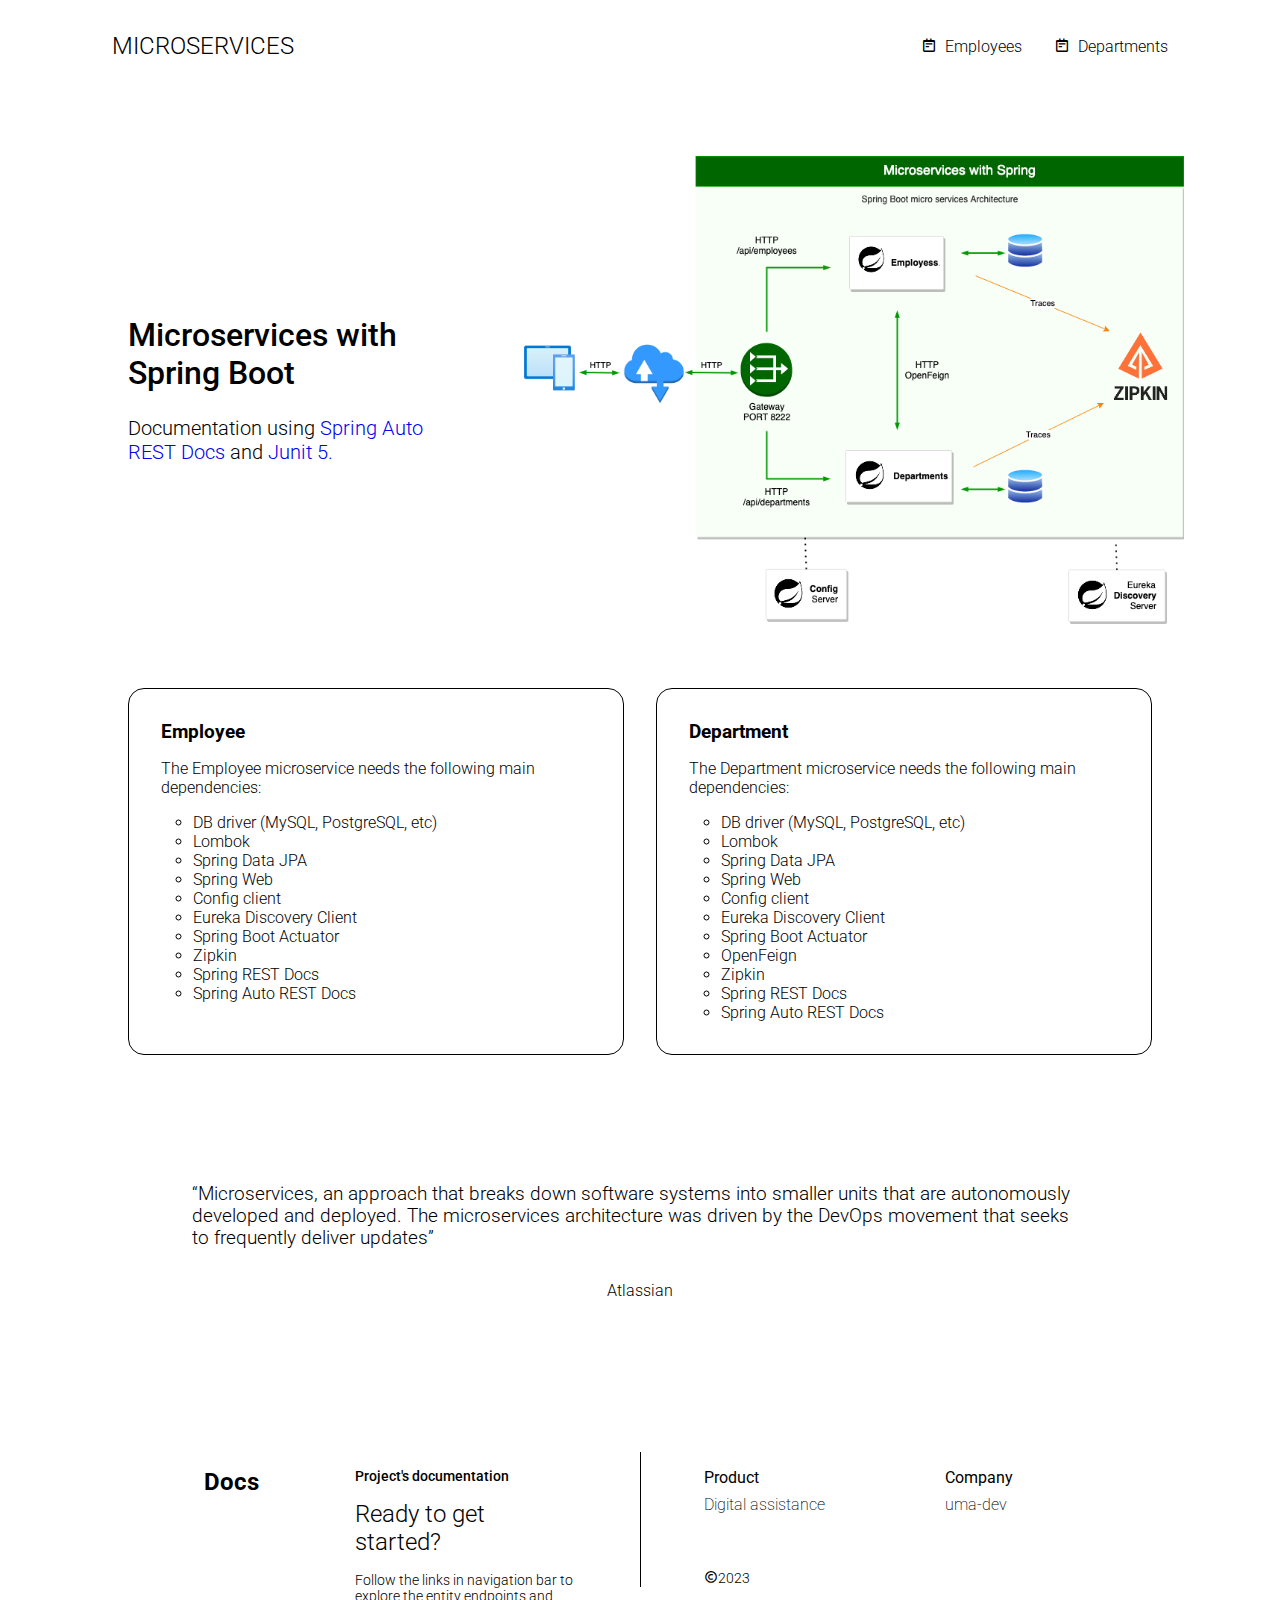
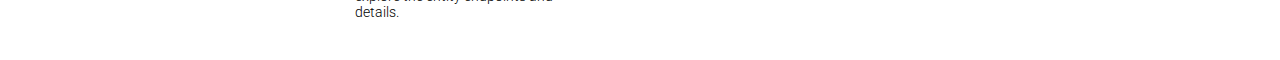
<file: doc/index.html>
<!DOCTYPE html>
<html lang="en">
  <head>
    <meta charset="UTF-8" />
    <meta
      name="viewport"
      content="width=device-width, user-scalable=no, initial-scale=1.0, maximum-scale=1.0, minimum-scale=1.0"
    />
    <meta http-equiv="X-UA-Compatible" content="ie=edge" />
    <title>Microservices with Spring</title>
    <link
      href="https://unpkg.com/boxicons@2.1.4/css/boxicons.min.css"
      rel="stylesheet"
    />
    <link
      href="https://unpkg.com/boxicons@2.1.4/css/boxicons.min.css"
      rel="stylesheet"
    />
    <link rel="stylesheet" type="text/css" href="./css/styles.css" />
  </head>
  <body>
    <header class="header">
      <a class="header__logo__name" href="#">MICROSERVICES</a>
      <nav>
        <ul class="header__links">
          <li><i class="bx bx-notepad"></i><a href="#">Employees</a></li>
          <li><i class="bx bx-notepad"></i><a href="#">Departments</a></li>
        </ul>
      </nav>

      <i class="bx bx-menu bx-md"></i>
    </header>

    <main class="main">
      <section class="white__section">
        <div class="side__text">
          <h2>Microservices with Spring Boot</h2>
          <p>
            Documentation using
            <a href="https://scacap.github.io/spring-auto-restdocs/"
              >Spring Auto REST Docs</a
            >
            and <a href="https://junit.org/junit5/">Junit 5.</a>
          </p>
        </div>

        <div class="side__image">
          <img src="./images/architecture.png" alt="Preview" />
        </div>
      </section>

      <section class="card__container">
        <div class="card__half__width">
          <h3>Employee</h3>
          <p>
            The Employee microservice needs the following main dependencies:
          </p>
          <ul>
            <li>DB driver (MySQL, PostgreSQL, etc)</li>
            <li>Lombok</li>
            <li>Spring Data JPA</li>
            <li>Spring Web</li>
            <li>Config client</li>
            <li>Eureka Discovery Client</li>
            <li>Spring Boot Actuator</li>
            <li>Zipkin</li>
            <li>Spring REST Docs</li>
            <li>Spring Auto REST Docs</li>
          </ul>
        </div>
        <div class="card__half__width">
          <h3>Department</h3>
          <p>
            The Department microservice needs the following main dependencies:
          </p>
          <ul>
            <li>DB driver (MySQL, PostgreSQL, etc)</li>
            <li>Lombok</li>
            <li>Spring Data JPA</li>
            <li>Spring Web</li>
            <li>Config client</li>
            <li>Eureka Discovery Client</li>
            <li>Spring Boot Actuator</li>
            <li>OpenFeign</li>
            <li>Zipkin</li>
            <li>Spring REST Docs</li>
            <li>Spring Auto REST Docs</li>
          </ul>
        </div>
      </section>

      <section class="rectangle__white__minimal">
        <h3>
          “Microservices, an approach that breaks down software systems into
          smaller units that are autonomously developed and deployed. The
          microservices architecture was driven by the DevOps movement that
          seeks to frequently deliver updates”
        </h3>
        <div class="circle__black"></div>
        <span>Atlassian</span>
      </section>
    </main>

    <footer class="footer">
      <div class="footer__side">
        <div class="footer__side__column">
          <h3 class="brand">Docs</h3>
        </div>
        <div class="footer__side__column">
          <span>Project's documentation</span>
          <h3 class="phrase">Ready to get started?</h3>
          <p>
            Follow the links in navigation bar to explore the entity endpoints
            and details.
          </p>
        </div>
      </div>
      <div class="seperator"></div>
      <div class="footer__side footer__left">
        <div class="footer__side__row">
          <div class="footer__links">
            <ul>
              <li class="links__bold__li">
                <a href="#" class="links__bold">Product</a>
              </li>
              <li><a href="#">Digital assistance</a></li>
            </ul>
          </div>
          <div class="footer__links">
            <ul>
              <li class="links__bold__li">
                <a href="#" class="links__bold">Company</a>
              </li>
              <li><a href="#">uma-dev</a></li>
            </ul>
          </div>
        </div>
        <div class="footer__side__row footer__copyrigth">
          <span><i class="bx bx-copyright"></i>2023</span>
        </div>
      </div>
    </footer>
  </body>
</html>
</file>
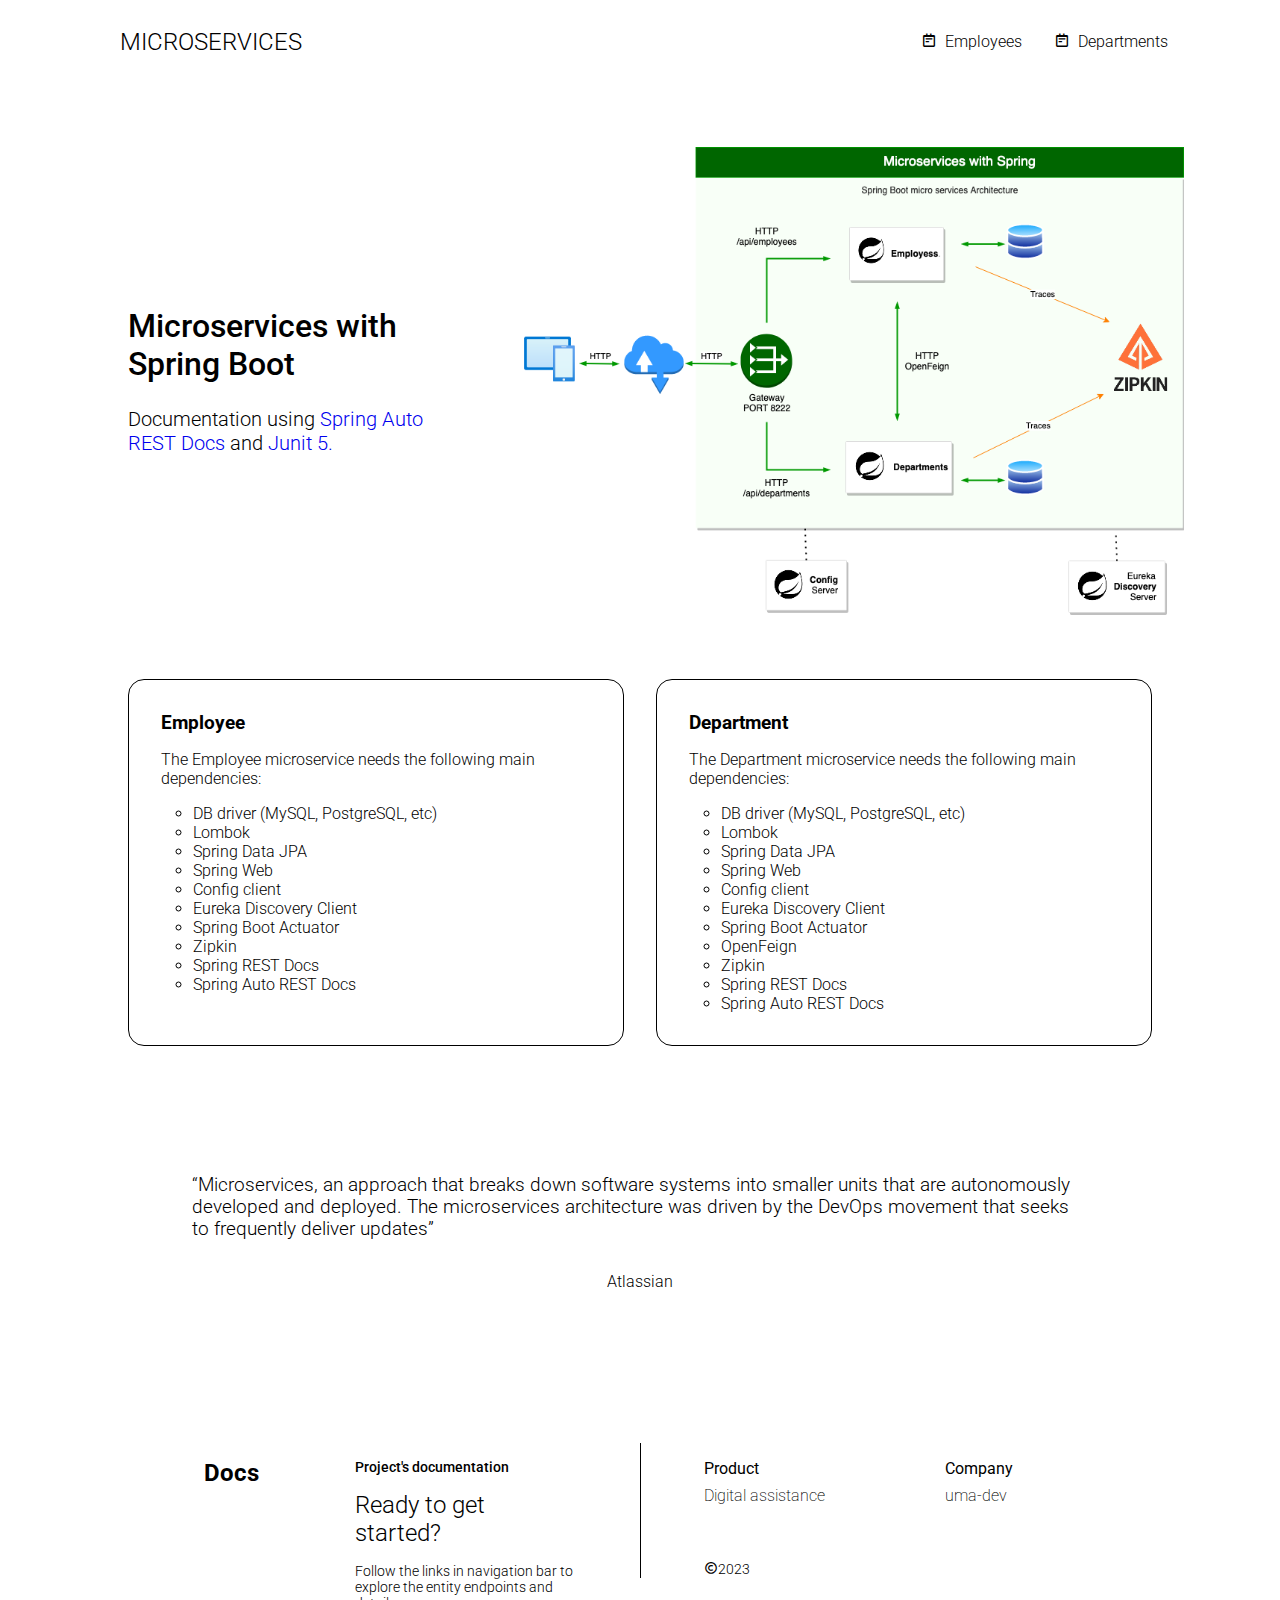
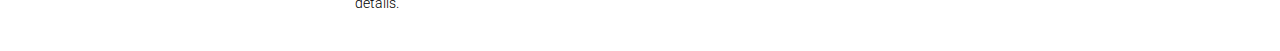
<file: docs/index.html>
<!DOCTYPE html>
<html lang="en">
  <head>
    <meta charset="UTF-8" />
    <meta
      name="viewport"
      content="width=device-width, user-scalable=no, initial-scale=1.0, maximum-scale=1.0, minimum-scale=1.0"
    />
    <meta http-equiv="X-UA-Compatible" content="ie=edge" />
    <title>Microservices with Spring</title>
    <link
      href="https://unpkg.com/boxicons@2.1.4/css/boxicons.min.css"
      rel="stylesheet"
    />
    <link rel="stylesheet" type="text/css" href="./css/styles.css" />
  </head>

  <body>
    
    <header class="header">
      <nav role="navigation">
        <div id="menuToggle">
          <!--
          A fake / hidden checkbox is used as click reciever,
          so you can use the :checked selector on it.
          -->
          <input type="checkbox" />
          
          <span></span>
          <span></span>
          <span></span>
          
          <ul id="menu">
            <li><i class="bx bx-notepad"></i><a href="./employee/index.html">Employees</a></li>
          <li><i class="bx bx-notepad"></i><a href="./department/index.html">Departments</a></li>
          </ul>
        </div>
      </nav>
      <a class="header__logo__name" href="#">MICROSERVICES</a>
      <nav>
        <ul class="header__links">
          <li><i class="bx bx-notepad"></i><a href="./employee/index.html">Employees</a></li>
          <li><i class="bx bx-notepad"></i><a href="./department/index.html">Departments</a></li>
        </ul>
      </nav>

    </header>

    <main class="main">
      <section class="white__section">
        <div class="side__text">
          <h2>Microservices with Spring Boot</h2>
          <p>
            Documentation using
            <a href="https://scacap.github.io/spring-auto-restdocs/"
              >Spring Auto REST Docs</a
            >
            and <a href="https://junit.org/junit5/">Junit 5.</a>
          </p>
        </div>

        <div class="side__image">
          <img src="./images/architecture.png" alt="Preview" />
        </div>
      </section>

      <section class="card__container">
        <div class="card__half__width">
          <h3>Employee</h3>
          <p>
            The Employee microservice needs the following main dependencies:
          </p>
          <ul>
            <li>DB driver (MySQL, PostgreSQL, etc)</li>
            <li>Lombok</li>
            <li>Spring Data JPA</li>
            <li>Spring Web</li>
            <li>Config client</li>
            <li>Eureka Discovery Client</li>
            <li>Spring Boot Actuator</li>
            <li>Zipkin</li>
            <li>Spring REST Docs</li>
            <li>Spring Auto REST Docs</li>
          </ul>
        </div>
        <div class="card__half__width">
          <h3>Department</h3>
          <p>
            The Department microservice needs the following main dependencies:
          </p>
          <ul>
            <li>DB driver (MySQL, PostgreSQL, etc)</li>
            <li>Lombok</li>
            <li>Spring Data JPA</li>
            <li>Spring Web</li>
            <li>Config client</li>
            <li>Eureka Discovery Client</li>
            <li>Spring Boot Actuator</li>
            <li>OpenFeign</li>
            <li>Zipkin</li>
            <li>Spring REST Docs</li>
            <li>Spring Auto REST Docs</li>
          </ul>
        </div>
      </section>

      <section class="rectangle__white__minimal">
        <h3>
          “Microservices, an approach that breaks down software systems into
          smaller units that are autonomously developed and deployed. The
          microservices architecture was driven by the DevOps movement that
          seeks to frequently deliver updates”
        </h3>
        <div class="circle__black"></div>
        <span>Atlassian</span>
      </section>
    </main>

    <footer class="footer">
      <div class="footer__side">
        <div class="footer__side__column">
          <h3 class="brand">Docs</h3>
        </div>
        <div class="footer__side__column">
          <span>Project's documentation</span>
          <h3 class="phrase">Ready to get started?</h3>
          <p>
            Follow the links in navigation bar to explore the entity endpoints
            and details.
          </p>
        </div>
      </div>
      <div class="seperator"></div>
      <div class="footer__side footer__left">
        <div class="footer__side__row">
          <div class="footer__links">
            <ul>
              <li class="links__bold__li">
                <a href="#" class="links__bold">Product</a>
              </li>
              <li><a href="#">Digital assistance</a></li>
            </ul>
          </div>
          <div class="footer__links">
            <ul>
              <li class="links__bold__li">
                <a href="#" class="links__bold">Company</a>
              </li>
              <li><a href="#">uma-dev</a></li>
            </ul>
          </div>
        </div>
        <div class="footer__side__row footer__copyrigth">
          <span><i class="bx bx-copyright"></i>2023</span>
        </div>
      </div>
    </footer>
  </body>
</html>
</file>
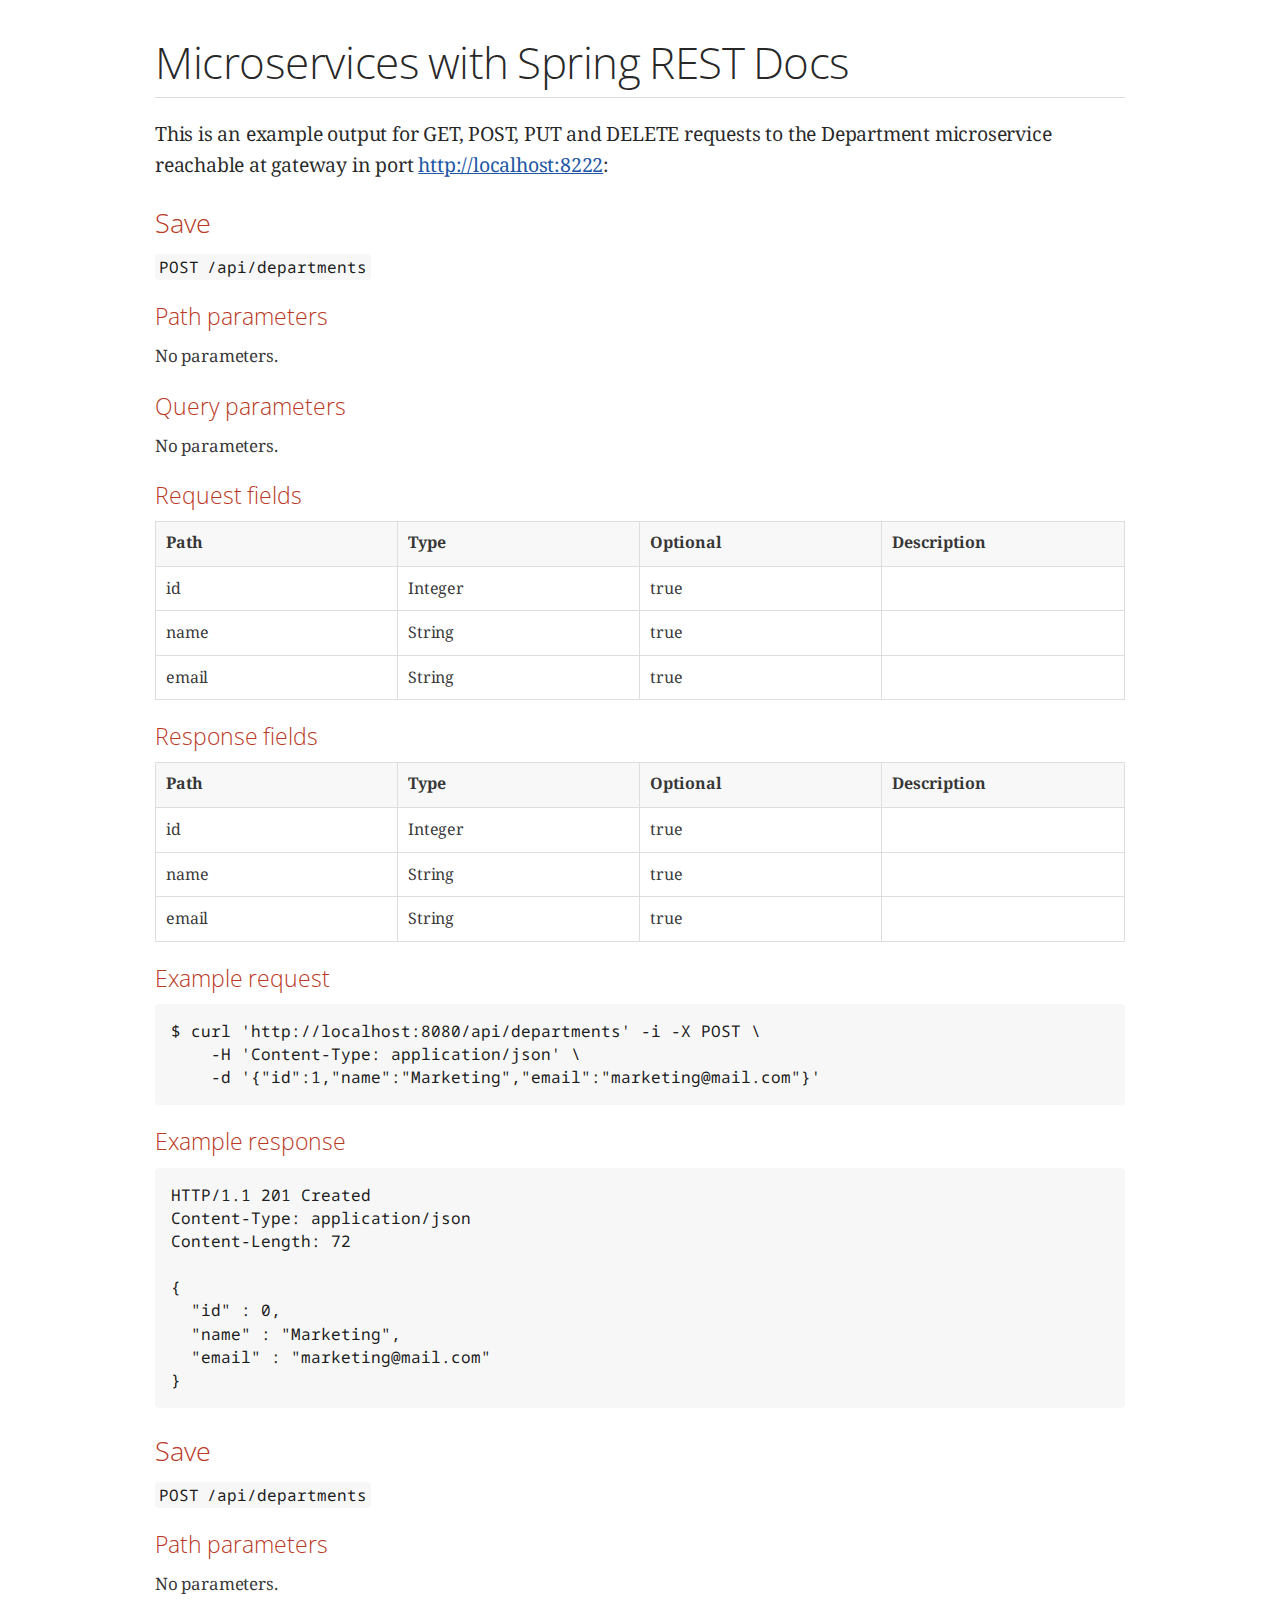
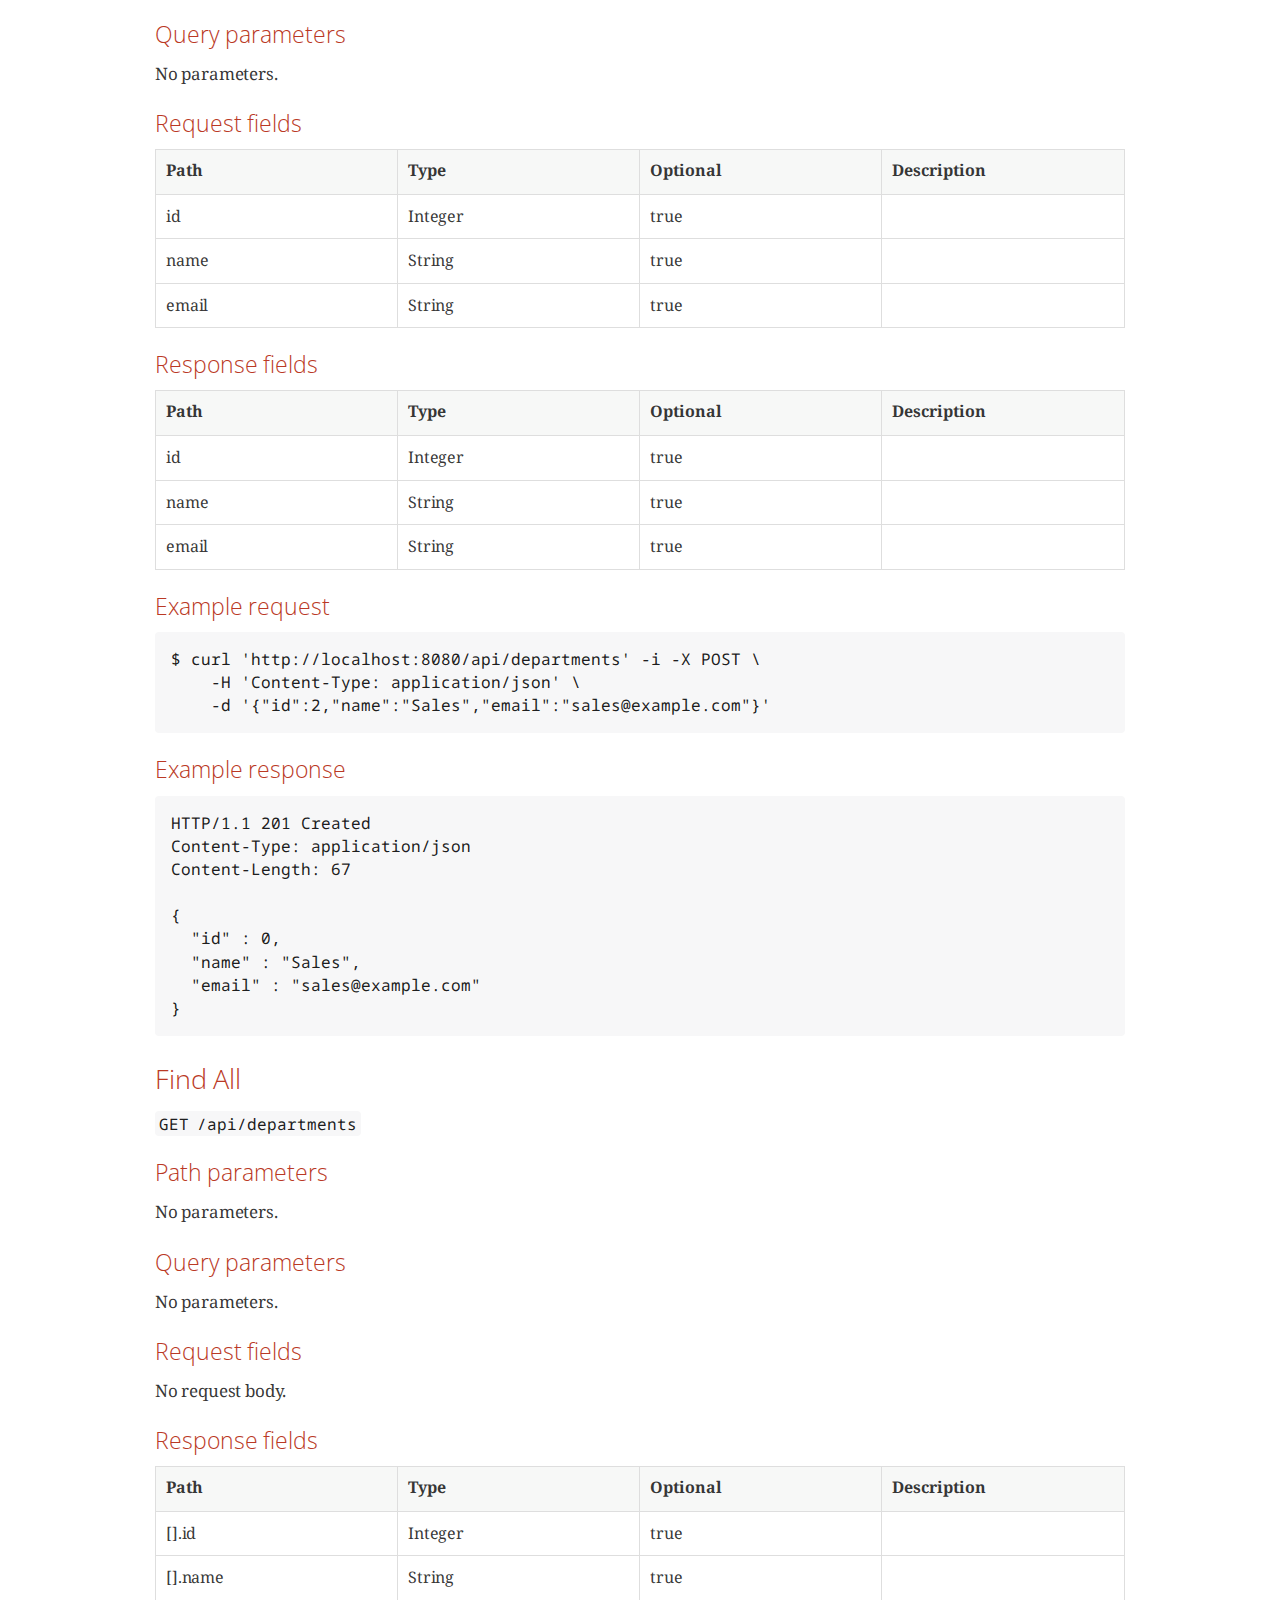
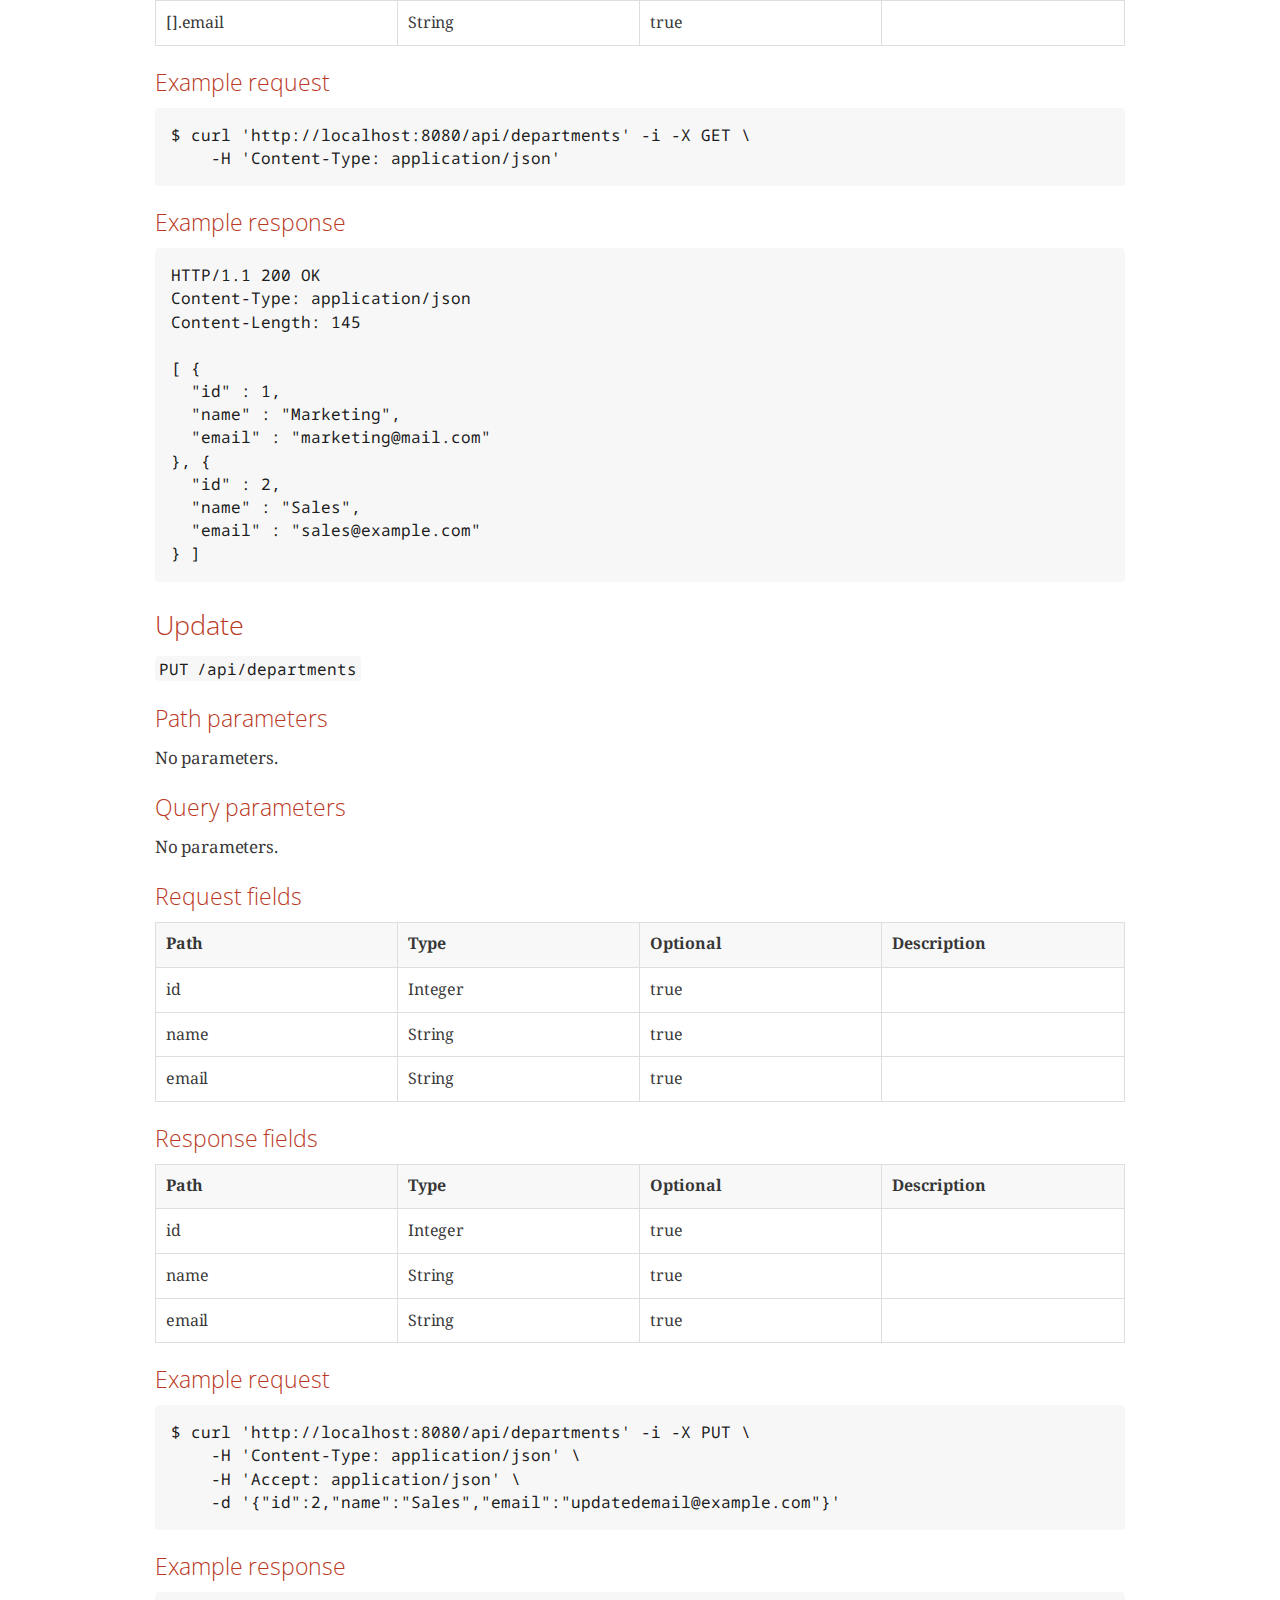
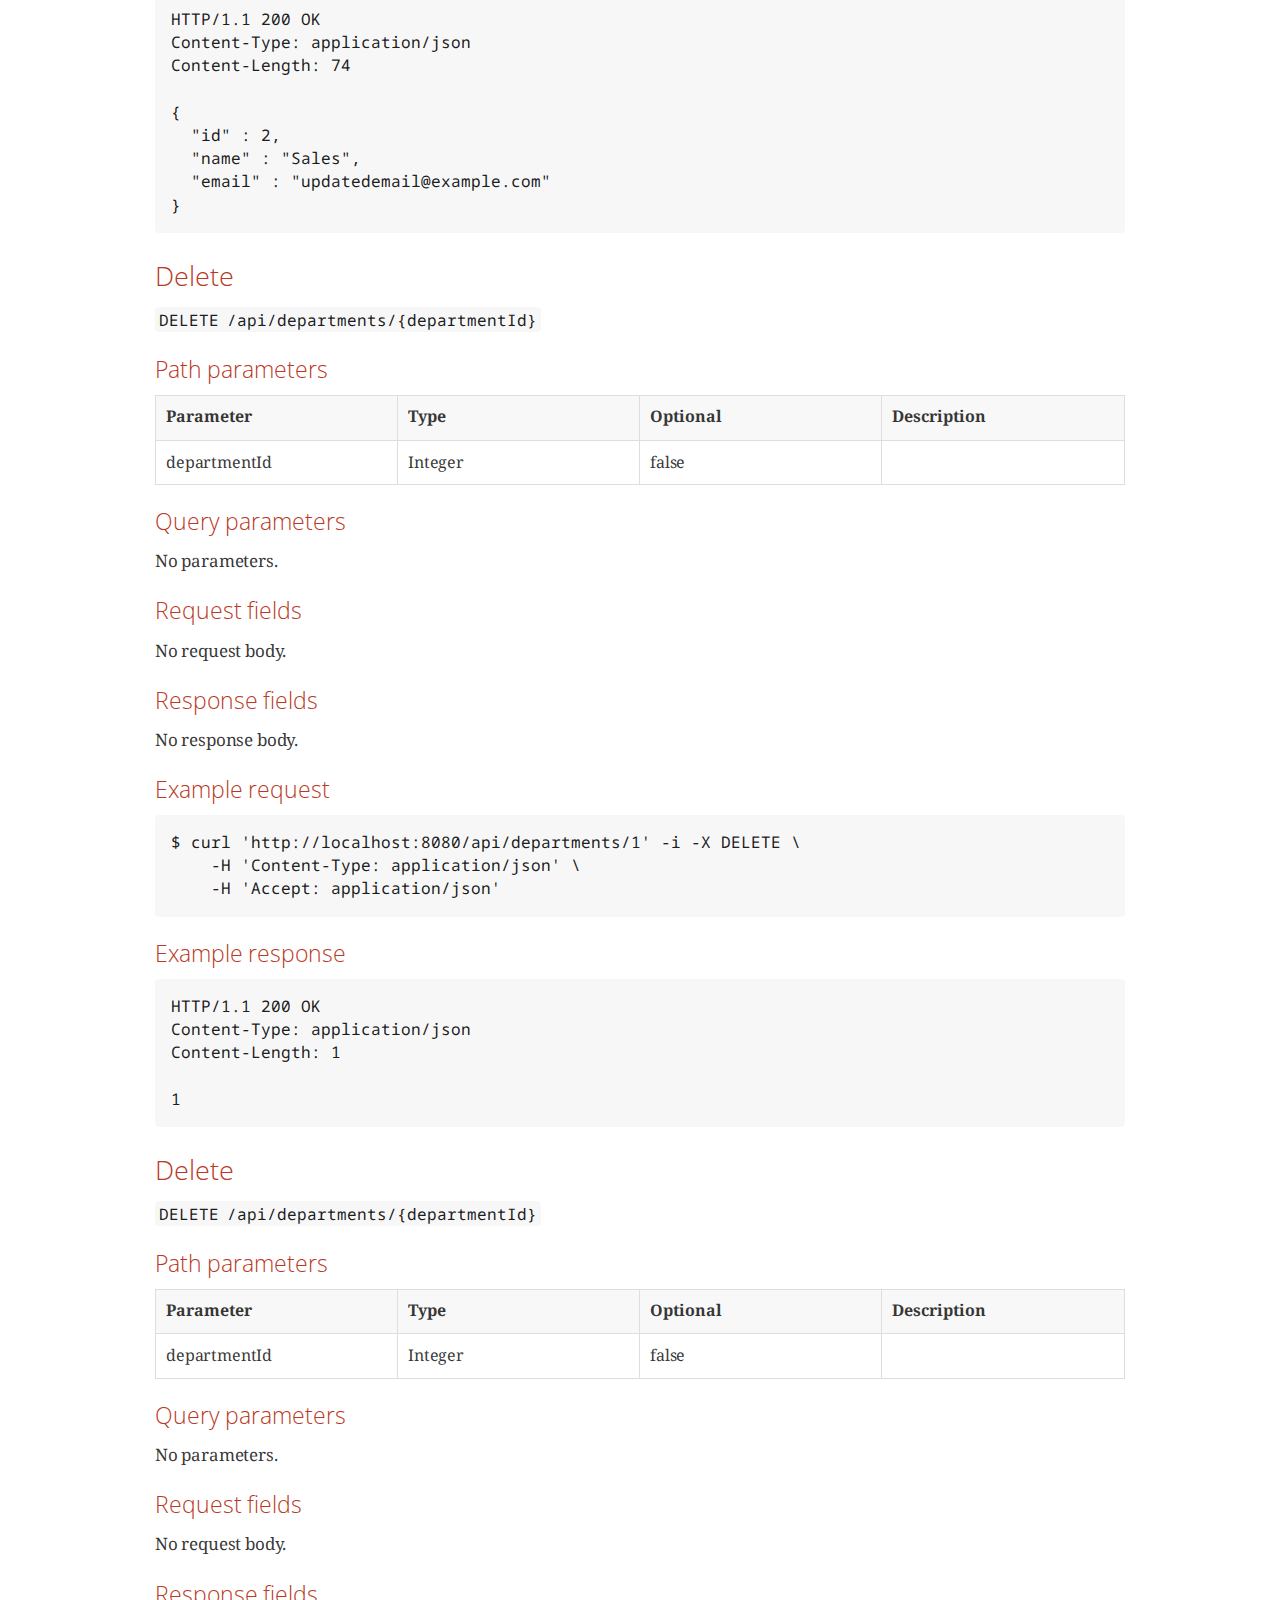
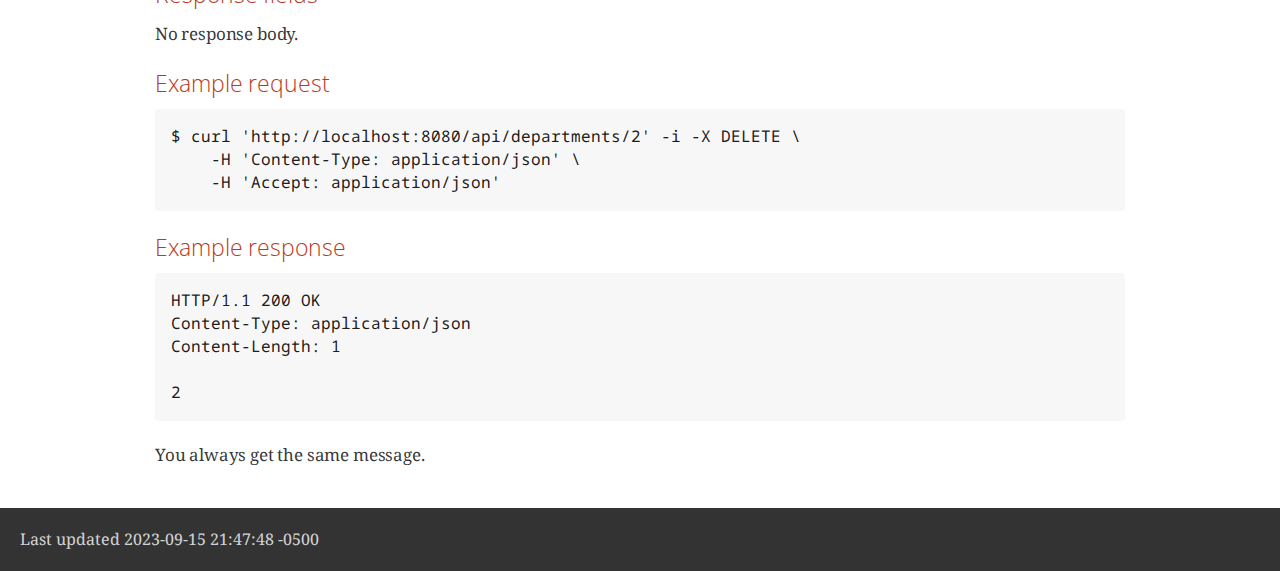
<file: docs/department/index.html>
<!DOCTYPE html>
<html lang="en">
<head>
<meta charset="UTF-8">
<meta http-equiv="X-UA-Compatible" content="IE=edge">
<meta name="viewport" content="width=device-width, initial-scale=1.0">
<meta name="generator" content="Asciidoctor 2.0.10">
<title>Microservices with Spring REST Docs</title>
<link rel="stylesheet" href="https://fonts.googleapis.com/css?family=Open+Sans:300,300italic,400,400italic,600,600italic%7CNoto+Serif:400,400italic,700,700italic%7CDroid+Sans+Mono:400,700">
<style>
/* Asciidoctor default stylesheet | MIT License | https://asciidoctor.org */
/* Uncomment @import statement to use as custom stylesheet */
/*@import "https://fonts.googleapis.com/css?family=Open+Sans:300,300italic,400,400italic,600,600italic%7CNoto+Serif:400,400italic,700,700italic%7CDroid+Sans+Mono:400,700";*/
article,aside,details,figcaption,figure,footer,header,hgroup,main,nav,section{display:block}
audio,video{display:inline-block}
audio:not([controls]){display:none;height:0}
html{font-family:sans-serif;-ms-text-size-adjust:100%;-webkit-text-size-adjust:100%}
a{background:none}
a:focus{outline:thin dotted}
a:active,a:hover{outline:0}
h1{font-size:2em;margin:.67em 0}
abbr[title]{border-bottom:1px dotted}
b,strong{font-weight:bold}
dfn{font-style:italic}
hr{-moz-box-sizing:content-box;box-sizing:content-box;height:0}
mark{background:#ff0;color:#000}
code,kbd,pre,samp{font-family:monospace;font-size:1em}
pre{white-space:pre-wrap}
q{quotes:"\201C" "\201D" "\2018" "\2019"}
small{font-size:80%}
sub,sup{font-size:75%;line-height:0;position:relative;vertical-align:baseline}
sup{top:-.5em}
sub{bottom:-.25em}
img{border:0}
svg:not(:root){overflow:hidden}
figure{margin:0}
fieldset{border:1px solid silver;margin:0 2px;padding:.35em .625em .75em}
legend{border:0;padding:0}
button,input,select,textarea{font-family:inherit;font-size:100%;margin:0}
button,input{line-height:normal}
button,select{text-transform:none}
button,html input[type="button"],input[type="reset"],input[type="submit"]{-webkit-appearance:button;cursor:pointer}
button[disabled],html input[disabled]{cursor:default}
input[type="checkbox"],input[type="radio"]{box-sizing:border-box;padding:0}
button::-moz-focus-inner,input::-moz-focus-inner{border:0;padding:0}
textarea{overflow:auto;vertical-align:top}
table{border-collapse:collapse;border-spacing:0}
*,*::before,*::after{-moz-box-sizing:border-box;-webkit-box-sizing:border-box;box-sizing:border-box}
html,body{font-size:100%}
body{background:#fff;color:rgba(0,0,0,.8);padding:0;margin:0;font-family:"Noto Serif","DejaVu Serif",serif;font-weight:400;font-style:normal;line-height:1;position:relative;cursor:auto;tab-size:4;-moz-osx-font-smoothing:grayscale;-webkit-font-smoothing:antialiased}
a:hover{cursor:pointer}
img,object,embed{max-width:100%;height:auto}
object,embed{height:100%}
img{-ms-interpolation-mode:bicubic}
.left{float:left!important}
.right{float:right!important}
.text-left{text-align:left!important}
.text-right{text-align:right!important}
.text-center{text-align:center!important}
.text-justify{text-align:justify!important}
.hide{display:none}
img,object,svg{display:inline-block;vertical-align:middle}
textarea{height:auto;min-height:50px}
select{width:100%}
.center{margin-left:auto;margin-right:auto}
.stretch{width:100%}
.subheader,.admonitionblock td.content>.title,.audioblock>.title,.exampleblock>.title,.imageblock>.title,.listingblock>.title,.literalblock>.title,.stemblock>.title,.openblock>.title,.paragraph>.title,.quoteblock>.title,table.tableblock>.title,.verseblock>.title,.videoblock>.title,.dlist>.title,.olist>.title,.ulist>.title,.qlist>.title,.hdlist>.title{line-height:1.45;color:#7a2518;font-weight:400;margin-top:0;margin-bottom:.25em}
div,dl,dt,dd,ul,ol,li,h1,h2,h3,#toctitle,.sidebarblock>.content>.title,h4,h5,h6,pre,form,p,blockquote,th,td{margin:0;padding:0;direction:ltr}
a{color:#2156a5;text-decoration:underline;line-height:inherit}
a:hover,a:focus{color:#1d4b8f}
a img{border:0}
p{font-family:inherit;font-weight:400;font-size:1em;line-height:1.6;margin-bottom:1.25em;text-rendering:optimizeLegibility}
p aside{font-size:.875em;line-height:1.35;font-style:italic}
h1,h2,h3,#toctitle,.sidebarblock>.content>.title,h4,h5,h6{font-family:"Open Sans","DejaVu Sans",sans-serif;font-weight:300;font-style:normal;color:#ba3925;text-rendering:optimizeLegibility;margin-top:1em;margin-bottom:.5em;line-height:1.0125em}
h1 small,h2 small,h3 small,#toctitle small,.sidebarblock>.content>.title small,h4 small,h5 small,h6 small{font-size:60%;color:#e99b8f;line-height:0}
h1{font-size:2.125em}
h2{font-size:1.6875em}
h3,#toctitle,.sidebarblock>.content>.title{font-size:1.375em}
h4,h5{font-size:1.125em}
h6{font-size:1em}
hr{border:solid #dddddf;border-width:1px 0 0;clear:both;margin:1.25em 0 1.1875em;height:0}
em,i{font-style:italic;line-height:inherit}
strong,b{font-weight:bold;line-height:inherit}
small{font-size:60%;line-height:inherit}
code{font-family:"Droid Sans Mono","DejaVu Sans Mono",monospace;font-weight:400;color:rgba(0,0,0,.9)}
ul,ol,dl{font-size:1em;line-height:1.6;margin-bottom:1.25em;list-style-position:outside;font-family:inherit}
ul,ol{margin-left:1.5em}
ul li ul,ul li ol{margin-left:1.25em;margin-bottom:0;font-size:1em}
ul.square li ul,ul.circle li ul,ul.disc li ul{list-style:inherit}
ul.square{list-style-type:square}
ul.circle{list-style-type:circle}
ul.disc{list-style-type:disc}
ol li ul,ol li ol{margin-left:1.25em;margin-bottom:0}
dl dt{margin-bottom:.3125em;font-weight:bold}
dl dd{margin-bottom:1.25em}
abbr,acronym{text-transform:uppercase;font-size:90%;color:rgba(0,0,0,.8);border-bottom:1px dotted #ddd;cursor:help}
abbr{text-transform:none}
blockquote{margin:0 0 1.25em;padding:.5625em 1.25em 0 1.1875em;border-left:1px solid #ddd}
blockquote cite{display:block;font-size:.9375em;color:rgba(0,0,0,.6)}
blockquote cite::before{content:"\2014 \0020"}
blockquote cite a,blockquote cite a:visited{color:rgba(0,0,0,.6)}
blockquote,blockquote p{line-height:1.6;color:rgba(0,0,0,.85)}
@media screen and (min-width:768px){h1,h2,h3,#toctitle,.sidebarblock>.content>.title,h4,h5,h6{line-height:1.2}
h1{font-size:2.75em}
h2{font-size:2.3125em}
h3,#toctitle,.sidebarblock>.content>.title{font-size:1.6875em}
h4{font-size:1.4375em}}
table{background:#fff;margin-bottom:1.25em;border:solid 1px #dedede}
table thead,table tfoot{background:#f7f8f7}
table thead tr th,table thead tr td,table tfoot tr th,table tfoot tr td{padding:.5em .625em .625em;font-size:inherit;color:rgba(0,0,0,.8);text-align:left}
table tr th,table tr td{padding:.5625em .625em;font-size:inherit;color:rgba(0,0,0,.8)}
table tr.even,table tr.alt{background:#f8f8f7}
table thead tr th,table tfoot tr th,table tbody tr td,table tr td,table tfoot tr td{display:table-cell;line-height:1.6}
h1,h2,h3,#toctitle,.sidebarblock>.content>.title,h4,h5,h6{line-height:1.2;word-spacing:-.05em}
h1 strong,h2 strong,h3 strong,#toctitle strong,.sidebarblock>.content>.title strong,h4 strong,h5 strong,h6 strong{font-weight:400}
.clearfix::before,.clearfix::after,.float-group::before,.float-group::after{content:" ";display:table}
.clearfix::after,.float-group::after{clear:both}
:not(pre):not([class^=L])>code{font-size:.9375em;font-style:normal!important;letter-spacing:0;padding:.1em .5ex;word-spacing:-.15em;background:#f7f7f8;-webkit-border-radius:4px;border-radius:4px;line-height:1.45;text-rendering:optimizeSpeed;word-wrap:break-word}
:not(pre)>code.nobreak{word-wrap:normal}
:not(pre)>code.nowrap{white-space:nowrap}
pre{color:rgba(0,0,0,.9);font-family:"Droid Sans Mono","DejaVu Sans Mono",monospace;line-height:1.45;text-rendering:optimizeSpeed}
pre code,pre pre{color:inherit;font-size:inherit;line-height:inherit}
pre>code{display:block}
pre.nowrap,pre.nowrap pre{white-space:pre;word-wrap:normal}
em em{font-style:normal}
strong strong{font-weight:400}
.keyseq{color:rgba(51,51,51,.8)}
kbd{font-family:"Droid Sans Mono","DejaVu Sans Mono",monospace;display:inline-block;color:rgba(0,0,0,.8);font-size:.65em;line-height:1.45;background:#f7f7f7;border:1px solid #ccc;-webkit-border-radius:3px;border-radius:3px;-webkit-box-shadow:0 1px 0 rgba(0,0,0,.2),0 0 0 .1em white inset;box-shadow:0 1px 0 rgba(0,0,0,.2),0 0 0 .1em #fff inset;margin:0 .15em;padding:.2em .5em;vertical-align:middle;position:relative;top:-.1em;white-space:nowrap}
.keyseq kbd:first-child{margin-left:0}
.keyseq kbd:last-child{margin-right:0}
.menuseq,.menuref{color:#000}
.menuseq b:not(.caret),.menuref{font-weight:inherit}
.menuseq{word-spacing:-.02em}
.menuseq b.caret{font-size:1.25em;line-height:.8}
.menuseq i.caret{font-weight:bold;text-align:center;width:.45em}
b.button::before,b.button::after{position:relative;top:-1px;font-weight:400}
b.button::before{content:"[";padding:0 3px 0 2px}
b.button::after{content:"]";padding:0 2px 0 3px}
p a>code:hover{color:rgba(0,0,0,.9)}
#header,#content,#footnotes,#footer{width:100%;margin-left:auto;margin-right:auto;margin-top:0;margin-bottom:0;max-width:62.5em;*zoom:1;position:relative;padding-left:.9375em;padding-right:.9375em}
#header::before,#header::after,#content::before,#content::after,#footnotes::before,#footnotes::after,#footer::before,#footer::after{content:" ";display:table}
#header::after,#content::after,#footnotes::after,#footer::after{clear:both}
#content{margin-top:1.25em}
#content::before{content:none}
#header>h1:first-child{color:rgba(0,0,0,.85);margin-top:2.25rem;margin-bottom:0}
#header>h1:first-child+#toc{margin-top:8px;border-top:1px solid #dddddf}
#header>h1:only-child,body.toc2 #header>h1:nth-last-child(2){border-bottom:1px solid #dddddf;padding-bottom:8px}
#header .details{border-bottom:1px solid #dddddf;line-height:1.45;padding-top:.25em;padding-bottom:.25em;padding-left:.25em;color:rgba(0,0,0,.6);display:-ms-flexbox;display:-webkit-flex;display:flex;-ms-flex-flow:row wrap;-webkit-flex-flow:row wrap;flex-flow:row wrap}
#header .details span:first-child{margin-left:-.125em}
#header .details span.email a{color:rgba(0,0,0,.85)}
#header .details br{display:none}
#header .details br+span::before{content:"\00a0\2013\00a0"}
#header .details br+span.author::before{content:"\00a0\22c5\00a0";color:rgba(0,0,0,.85)}
#header .details br+span#revremark::before{content:"\00a0|\00a0"}
#header #revnumber{text-transform:capitalize}
#header #revnumber::after{content:"\00a0"}
#content>h1:first-child:not([class]){color:rgba(0,0,0,.85);border-bottom:1px solid #dddddf;padding-bottom:8px;margin-top:0;padding-top:1rem;margin-bottom:1.25rem}
#toc{border-bottom:1px solid #e7e7e9;padding-bottom:.5em}
#toc>ul{margin-left:.125em}
#toc ul.sectlevel0>li>a{font-style:italic}
#toc ul.sectlevel0 ul.sectlevel1{margin:.5em 0}
#toc ul{font-family:"Open Sans","DejaVu Sans",sans-serif;list-style-type:none}
#toc li{line-height:1.3334;margin-top:.3334em}
#toc a{text-decoration:none}
#toc a:active{text-decoration:underline}
#toctitle{color:#7a2518;font-size:1.2em}
@media screen and (min-width:768px){#toctitle{font-size:1.375em}
body.toc2{padding-left:15em;padding-right:0}
#toc.toc2{margin-top:0!important;background:#f8f8f7;position:fixed;width:15em;left:0;top:0;border-right:1px solid #e7e7e9;border-top-width:0!important;border-bottom-width:0!important;z-index:1000;padding:1.25em 1em;height:100%;overflow:auto}
#toc.toc2 #toctitle{margin-top:0;margin-bottom:.8rem;font-size:1.2em}
#toc.toc2>ul{font-size:.9em;margin-bottom:0}
#toc.toc2 ul ul{margin-left:0;padding-left:1em}
#toc.toc2 ul.sectlevel0 ul.sectlevel1{padding-left:0;margin-top:.5em;margin-bottom:.5em}
body.toc2.toc-right{padding-left:0;padding-right:15em}
body.toc2.toc-right #toc.toc2{border-right-width:0;border-left:1px solid #e7e7e9;left:auto;right:0}}
@media screen and (min-width:1280px){body.toc2{padding-left:20em;padding-right:0}
#toc.toc2{width:20em}
#toc.toc2 #toctitle{font-size:1.375em}
#toc.toc2>ul{font-size:.95em}
#toc.toc2 ul ul{padding-left:1.25em}
body.toc2.toc-right{padding-left:0;padding-right:20em}}
#content #toc{border-style:solid;border-width:1px;border-color:#e0e0dc;margin-bottom:1.25em;padding:1.25em;background:#f8f8f7;-webkit-border-radius:4px;border-radius:4px}
#content #toc>:first-child{margin-top:0}
#content #toc>:last-child{margin-bottom:0}
#footer{max-width:100%;background:rgba(0,0,0,.8);padding:1.25em}
#footer-text{color:rgba(255,255,255,.8);line-height:1.44}
#content{margin-bottom:.625em}
.sect1{padding-bottom:.625em}
@media screen and (min-width:768px){#content{margin-bottom:1.25em}
.sect1{padding-bottom:1.25em}}
.sect1:last-child{padding-bottom:0}
.sect1+.sect1{border-top:1px solid #e7e7e9}
#content h1>a.anchor,h2>a.anchor,h3>a.anchor,#toctitle>a.anchor,.sidebarblock>.content>.title>a.anchor,h4>a.anchor,h5>a.anchor,h6>a.anchor{position:absolute;z-index:1001;width:1.5ex;margin-left:-1.5ex;display:block;text-decoration:none!important;visibility:hidden;text-align:center;font-weight:400}
#content h1>a.anchor::before,h2>a.anchor::before,h3>a.anchor::before,#toctitle>a.anchor::before,.sidebarblock>.content>.title>a.anchor::before,h4>a.anchor::before,h5>a.anchor::before,h6>a.anchor::before{content:"\00A7";font-size:.85em;display:block;padding-top:.1em}
#content h1:hover>a.anchor,#content h1>a.anchor:hover,h2:hover>a.anchor,h2>a.anchor:hover,h3:hover>a.anchor,#toctitle:hover>a.anchor,.sidebarblock>.content>.title:hover>a.anchor,h3>a.anchor:hover,#toctitle>a.anchor:hover,.sidebarblock>.content>.title>a.anchor:hover,h4:hover>a.anchor,h4>a.anchor:hover,h5:hover>a.anchor,h5>a.anchor:hover,h6:hover>a.anchor,h6>a.anchor:hover{visibility:visible}
#content h1>a.link,h2>a.link,h3>a.link,#toctitle>a.link,.sidebarblock>.content>.title>a.link,h4>a.link,h5>a.link,h6>a.link{color:#ba3925;text-decoration:none}
#content h1>a.link:hover,h2>a.link:hover,h3>a.link:hover,#toctitle>a.link:hover,.sidebarblock>.content>.title>a.link:hover,h4>a.link:hover,h5>a.link:hover,h6>a.link:hover{color:#a53221}
details,.audioblock,.imageblock,.literalblock,.listingblock,.stemblock,.videoblock{margin-bottom:1.25em}
details>summary:first-of-type{cursor:pointer;display:list-item;outline:none;margin-bottom:.75em}
.admonitionblock td.content>.title,.audioblock>.title,.exampleblock>.title,.imageblock>.title,.listingblock>.title,.literalblock>.title,.stemblock>.title,.openblock>.title,.paragraph>.title,.quoteblock>.title,table.tableblock>.title,.verseblock>.title,.videoblock>.title,.dlist>.title,.olist>.title,.ulist>.title,.qlist>.title,.hdlist>.title{text-rendering:optimizeLegibility;text-align:left;font-family:"Noto Serif","DejaVu Serif",serif;font-size:1rem;font-style:italic}
table.tableblock.fit-content>caption.title{white-space:nowrap;width:0}
.paragraph.lead>p,#preamble>.sectionbody>[class="paragraph"]:first-of-type p{font-size:1.21875em;line-height:1.6;color:rgba(0,0,0,.85)}
table.tableblock #preamble>.sectionbody>[class="paragraph"]:first-of-type p{font-size:inherit}
.admonitionblock>table{border-collapse:separate;border:0;background:none;width:100%}
.admonitionblock>table td.icon{text-align:center;width:80px}
.admonitionblock>table td.icon img{max-width:none}
.admonitionblock>table td.icon .title{font-weight:bold;font-family:"Open Sans","DejaVu Sans",sans-serif;text-transform:uppercase}
.admonitionblock>table td.content{padding-left:1.125em;padding-right:1.25em;border-left:1px solid #dddddf;color:rgba(0,0,0,.6)}
.admonitionblock>table td.content>:last-child>:last-child{margin-bottom:0}
.exampleblock>.content{border-style:solid;border-width:1px;border-color:#e6e6e6;margin-bottom:1.25em;padding:1.25em;background:#fff;-webkit-border-radius:4px;border-radius:4px}
.exampleblock>.content>:first-child{margin-top:0}
.exampleblock>.content>:last-child{margin-bottom:0}
.sidebarblock{border-style:solid;border-width:1px;border-color:#dbdbd6;margin-bottom:1.25em;padding:1.25em;background:#f3f3f2;-webkit-border-radius:4px;border-radius:4px}
.sidebarblock>:first-child{margin-top:0}
.sidebarblock>:last-child{margin-bottom:0}
.sidebarblock>.content>.title{color:#7a2518;margin-top:0;text-align:center}
.exampleblock>.content>:last-child>:last-child,.exampleblock>.content .olist>ol>li:last-child>:last-child,.exampleblock>.content .ulist>ul>li:last-child>:last-child,.exampleblock>.content .qlist>ol>li:last-child>:last-child,.sidebarblock>.content>:last-child>:last-child,.sidebarblock>.content .olist>ol>li:last-child>:last-child,.sidebarblock>.content .ulist>ul>li:last-child>:last-child,.sidebarblock>.content .qlist>ol>li:last-child>:last-child{margin-bottom:0}
.literalblock pre,.listingblock>.content>pre{-webkit-border-radius:4px;border-radius:4px;word-wrap:break-word;overflow-x:auto;padding:1em;font-size:.8125em}
@media screen and (min-width:768px){.literalblock pre,.listingblock>.content>pre{font-size:.90625em}}
@media screen and (min-width:1280px){.literalblock pre,.listingblock>.content>pre{font-size:1em}}
.literalblock pre,.listingblock>.content>pre:not(.highlight),.listingblock>.content>pre[class="highlight"],.listingblock>.content>pre[class^="highlight "]{background:#f7f7f8}
.literalblock.output pre{color:#f7f7f8;background:rgba(0,0,0,.9)}
.listingblock>.content{position:relative}
.listingblock code[data-lang]::before{display:none;content:attr(data-lang);position:absolute;font-size:.75em;top:.425rem;right:.5rem;line-height:1;text-transform:uppercase;color:inherit;opacity:.5}
.listingblock:hover code[data-lang]::before{display:block}
.listingblock.terminal pre .command::before{content:attr(data-prompt);padding-right:.5em;color:inherit;opacity:.5}
.listingblock.terminal pre .command:not([data-prompt])::before{content:"$"}
.listingblock pre.highlightjs{padding:0}
.listingblock pre.highlightjs>code{padding:1em;-webkit-border-radius:4px;border-radius:4px}
.listingblock pre.prettyprint{border-width:0}
.prettyprint{background:#f7f7f8}
pre.prettyprint .linenums{line-height:1.45;margin-left:2em}
pre.prettyprint li{background:none;list-style-type:inherit;padding-left:0}
pre.prettyprint li code[data-lang]::before{opacity:1}
pre.prettyprint li:not(:first-child) code[data-lang]::before{display:none}
table.linenotable{border-collapse:separate;border:0;margin-bottom:0;background:none}
table.linenotable td[class]{color:inherit;vertical-align:top;padding:0;line-height:inherit;white-space:normal}
table.linenotable td.code{padding-left:.75em}
table.linenotable td.linenos{border-right:1px solid currentColor;opacity:.35;padding-right:.5em}
pre.pygments .lineno{border-right:1px solid currentColor;opacity:.35;display:inline-block;margin-right:.75em}
pre.pygments .lineno::before{content:"";margin-right:-.125em}
.quoteblock{margin:0 1em 1.25em 1.5em;display:table}
.quoteblock:not(.excerpt)>.title{margin-left:-1.5em;margin-bottom:.75em}
.quoteblock blockquote,.quoteblock p{color:rgba(0,0,0,.85);font-size:1.15rem;line-height:1.75;word-spacing:.1em;letter-spacing:0;font-style:italic;text-align:justify}
.quoteblock blockquote{margin:0;padding:0;border:0}
.quoteblock blockquote::before{content:"\201c";float:left;font-size:2.75em;font-weight:bold;line-height:.6em;margin-left:-.6em;color:#7a2518;text-shadow:0 1px 2px rgba(0,0,0,.1)}
.quoteblock blockquote>.paragraph:last-child p{margin-bottom:0}
.quoteblock .attribution{margin-top:.75em;margin-right:.5ex;text-align:right}
.verseblock{margin:0 1em 1.25em}
.verseblock pre{font-family:"Open Sans","DejaVu Sans",sans;font-size:1.15rem;color:rgba(0,0,0,.85);font-weight:300;text-rendering:optimizeLegibility}
.verseblock pre strong{font-weight:400}
.verseblock .attribution{margin-top:1.25rem;margin-left:.5ex}
.quoteblock .attribution,.verseblock .attribution{font-size:.9375em;line-height:1.45;font-style:italic}
.quoteblock .attribution br,.verseblock .attribution br{display:none}
.quoteblock .attribution cite,.verseblock .attribution cite{display:block;letter-spacing:-.025em;color:rgba(0,0,0,.6)}
.quoteblock.abstract blockquote::before,.quoteblock.excerpt blockquote::before,.quoteblock .quoteblock blockquote::before{display:none}
.quoteblock.abstract blockquote,.quoteblock.abstract p,.quoteblock.excerpt blockquote,.quoteblock.excerpt p,.quoteblock .quoteblock blockquote,.quoteblock .quoteblock p{line-height:1.6;word-spacing:0}
.quoteblock.abstract{margin:0 1em 1.25em;display:block}
.quoteblock.abstract>.title{margin:0 0 .375em;font-size:1.15em;text-align:center}
.quoteblock.excerpt>blockquote,.quoteblock .quoteblock{padding:0 0 .25em 1em;border-left:.25em solid #dddddf}
.quoteblock.excerpt,.quoteblock .quoteblock{margin-left:0}
.quoteblock.excerpt blockquote,.quoteblock.excerpt p,.quoteblock .quoteblock blockquote,.quoteblock .quoteblock p{color:inherit;font-size:1.0625rem}
.quoteblock.excerpt .attribution,.quoteblock .quoteblock .attribution{color:inherit;text-align:left;margin-right:0}
table.tableblock{max-width:100%;border-collapse:separate}
p.tableblock:last-child{margin-bottom:0}
td.tableblock>.content>:last-child{margin-bottom:-1.25em}
td.tableblock>.content>:last-child.sidebarblock{margin-bottom:0}
table.tableblock,th.tableblock,td.tableblock{border:0 solid #dedede}
table.grid-all>thead>tr>.tableblock,table.grid-all>tbody>tr>.tableblock{border-width:0 1px 1px 0}
table.grid-all>tfoot>tr>.tableblock{border-width:1px 1px 0 0}
table.grid-cols>*>tr>.tableblock{border-width:0 1px 0 0}
table.grid-rows>thead>tr>.tableblock,table.grid-rows>tbody>tr>.tableblock{border-width:0 0 1px}
table.grid-rows>tfoot>tr>.tableblock{border-width:1px 0 0}
table.grid-all>*>tr>.tableblock:last-child,table.grid-cols>*>tr>.tableblock:last-child{border-right-width:0}
table.grid-all>tbody>tr:last-child>.tableblock,table.grid-all>thead:last-child>tr>.tableblock,table.grid-rows>tbody>tr:last-child>.tableblock,table.grid-rows>thead:last-child>tr>.tableblock{border-bottom-width:0}
table.frame-all{border-width:1px}
table.frame-sides{border-width:0 1px}
table.frame-topbot,table.frame-ends{border-width:1px 0}
table.stripes-all tr,table.stripes-odd tr:nth-of-type(odd),table.stripes-even tr:nth-of-type(even),table.stripes-hover tr:hover{background:#f8f8f7}
th.halign-left,td.halign-left{text-align:left}
th.halign-right,td.halign-right{text-align:right}
th.halign-center,td.halign-center{text-align:center}
th.valign-top,td.valign-top{vertical-align:top}
th.valign-bottom,td.valign-bottom{vertical-align:bottom}
th.valign-middle,td.valign-middle{vertical-align:middle}
table thead th,table tfoot th{font-weight:bold}
tbody tr th{display:table-cell;line-height:1.6;background:#f7f8f7}
tbody tr th,tbody tr th p,tfoot tr th,tfoot tr th p{color:rgba(0,0,0,.8);font-weight:bold}
p.tableblock>code:only-child{background:none;padding:0}
p.tableblock{font-size:1em}
ol{margin-left:1.75em}
ul li ol{margin-left:1.5em}
dl dd{margin-left:1.125em}
dl dd:last-child,dl dd:last-child>:last-child{margin-bottom:0}
ol>li p,ul>li p,ul dd,ol dd,.olist .olist,.ulist .ulist,.ulist .olist,.olist .ulist{margin-bottom:.625em}
ul.checklist,ul.none,ol.none,ul.no-bullet,ol.no-bullet,ol.unnumbered,ul.unstyled,ol.unstyled{list-style-type:none}
ul.no-bullet,ol.no-bullet,ol.unnumbered{margin-left:.625em}
ul.unstyled,ol.unstyled{margin-left:0}
ul.checklist{margin-left:.625em}
ul.checklist li>p:first-child>.fa-square-o:first-child,ul.checklist li>p:first-child>.fa-check-square-o:first-child{width:1.25em;font-size:.8em;position:relative;bottom:.125em}
ul.checklist li>p:first-child>input[type="checkbox"]:first-child{margin-right:.25em}
ul.inline{display:-ms-flexbox;display:-webkit-box;display:flex;-ms-flex-flow:row wrap;-webkit-flex-flow:row wrap;flex-flow:row wrap;list-style:none;margin:0 0 .625em -1.25em}
ul.inline>li{margin-left:1.25em}
.unstyled dl dt{font-weight:400;font-style:normal}
ol.arabic{list-style-type:decimal}
ol.decimal{list-style-type:decimal-leading-zero}
ol.loweralpha{list-style-type:lower-alpha}
ol.upperalpha{list-style-type:upper-alpha}
ol.lowerroman{list-style-type:lower-roman}
ol.upperroman{list-style-type:upper-roman}
ol.lowergreek{list-style-type:lower-greek}
.hdlist>table,.colist>table{border:0;background:none}
.hdlist>table>tbody>tr,.colist>table>tbody>tr{background:none}
td.hdlist1,td.hdlist2{vertical-align:top;padding:0 .625em}
td.hdlist1{font-weight:bold;padding-bottom:1.25em}
.literalblock+.colist,.listingblock+.colist{margin-top:-.5em}
.colist td:not([class]):first-child{padding:.4em .75em 0;line-height:1;vertical-align:top}
.colist td:not([class]):first-child img{max-width:none}
.colist td:not([class]):last-child{padding:.25em 0}
.thumb,.th{line-height:0;display:inline-block;border:solid 4px #fff;-webkit-box-shadow:0 0 0 1px #ddd;box-shadow:0 0 0 1px #ddd}
.imageblock.left{margin:.25em .625em 1.25em 0}
.imageblock.right{margin:.25em 0 1.25em .625em}
.imageblock>.title{margin-bottom:0}
.imageblock.thumb,.imageblock.th{border-width:6px}
.imageblock.thumb>.title,.imageblock.th>.title{padding:0 .125em}
.image.left,.image.right{margin-top:.25em;margin-bottom:.25em;display:inline-block;line-height:0}
.image.left{margin-right:.625em}
.image.right{margin-left:.625em}
a.image{text-decoration:none;display:inline-block}
a.image object{pointer-events:none}
sup.footnote,sup.footnoteref{font-size:.875em;position:static;vertical-align:super}
sup.footnote a,sup.footnoteref a{text-decoration:none}
sup.footnote a:active,sup.footnoteref a:active{text-decoration:underline}
#footnotes{padding-top:.75em;padding-bottom:.75em;margin-bottom:.625em}
#footnotes hr{width:20%;min-width:6.25em;margin:-.25em 0 .75em;border-width:1px 0 0}
#footnotes .footnote{padding:0 .375em 0 .225em;line-height:1.3334;font-size:.875em;margin-left:1.2em;margin-bottom:.2em}
#footnotes .footnote a:first-of-type{font-weight:bold;text-decoration:none;margin-left:-1.05em}
#footnotes .footnote:last-of-type{margin-bottom:0}
#content #footnotes{margin-top:-.625em;margin-bottom:0;padding:.75em 0}
.gist .file-data>table{border:0;background:#fff;width:100%;margin-bottom:0}
.gist .file-data>table td.line-data{width:99%}
div.unbreakable{page-break-inside:avoid}
.big{font-size:larger}
.small{font-size:smaller}
.underline{text-decoration:underline}
.overline{text-decoration:overline}
.line-through{text-decoration:line-through}
.aqua{color:#00bfbf}
.aqua-background{background:#00fafa}
.black{color:#000}
.black-background{background:#000}
.blue{color:#0000bf}
.blue-background{background:#0000fa}
.fuchsia{color:#bf00bf}
.fuchsia-background{background:#fa00fa}
.gray{color:#606060}
.gray-background{background:#7d7d7d}
.green{color:#006000}
.green-background{background:#007d00}
.lime{color:#00bf00}
.lime-background{background:#00fa00}
.maroon{color:#600000}
.maroon-background{background:#7d0000}
.navy{color:#000060}
.navy-background{background:#00007d}
.olive{color:#606000}
.olive-background{background:#7d7d00}
.purple{color:#600060}
.purple-background{background:#7d007d}
.red{color:#bf0000}
.red-background{background:#fa0000}
.silver{color:#909090}
.silver-background{background:#bcbcbc}
.teal{color:#006060}
.teal-background{background:#007d7d}
.white{color:#bfbfbf}
.white-background{background:#fafafa}
.yellow{color:#bfbf00}
.yellow-background{background:#fafa00}
span.icon>.fa{cursor:default}
a span.icon>.fa{cursor:inherit}
.admonitionblock td.icon [class^="fa icon-"]{font-size:2.5em;text-shadow:1px 1px 2px rgba(0,0,0,.5);cursor:default}
.admonitionblock td.icon .icon-note::before{content:"\f05a";color:#19407c}
.admonitionblock td.icon .icon-tip::before{content:"\f0eb";text-shadow:1px 1px 2px rgba(155,155,0,.8);color:#111}
.admonitionblock td.icon .icon-warning::before{content:"\f071";color:#bf6900}
.admonitionblock td.icon .icon-caution::before{content:"\f06d";color:#bf3400}
.admonitionblock td.icon .icon-important::before{content:"\f06a";color:#bf0000}
.conum[data-value]{display:inline-block;color:#fff!important;background:rgba(0,0,0,.8);-webkit-border-radius:100px;border-radius:100px;text-align:center;font-size:.75em;width:1.67em;height:1.67em;line-height:1.67em;font-family:"Open Sans","DejaVu Sans",sans-serif;font-style:normal;font-weight:bold}
.conum[data-value] *{color:#fff!important}
.conum[data-value]+b{display:none}
.conum[data-value]::after{content:attr(data-value)}
pre .conum[data-value]{position:relative;top:-.125em}
b.conum *{color:inherit!important}
.conum:not([data-value]):empty{display:none}
dt,th.tableblock,td.content,div.footnote{text-rendering:optimizeLegibility}
h1,h2,p,td.content,span.alt{letter-spacing:-.01em}
p strong,td.content strong,div.footnote strong{letter-spacing:-.005em}
p,blockquote,dt,td.content,span.alt{font-size:1.0625rem}
p{margin-bottom:1.25rem}
.sidebarblock p,.sidebarblock dt,.sidebarblock td.content,p.tableblock{font-size:1em}
.exampleblock>.content{background:#fffef7;border-color:#e0e0dc;-webkit-box-shadow:0 1px 4px #e0e0dc;box-shadow:0 1px 4px #e0e0dc}
.print-only{display:none!important}
@page{margin:1.25cm .75cm}
@media print{*{-webkit-box-shadow:none!important;box-shadow:none!important;text-shadow:none!important}
html{font-size:80%}
a{color:inherit!important;text-decoration:underline!important}
a.bare,a[href^="#"],a[href^="mailto:"]{text-decoration:none!important}
a[href^="http:"]:not(.bare)::after,a[href^="https:"]:not(.bare)::after{content:"(" attr(href) ")";display:inline-block;font-size:.875em;padding-left:.25em}
abbr[title]::after{content:" (" attr(title) ")"}
pre,blockquote,tr,img,object,svg{page-break-inside:avoid}
thead{display:table-header-group}
svg{max-width:100%}
p,blockquote,dt,td.content{font-size:1em;orphans:3;widows:3}
h2,h3,#toctitle,.sidebarblock>.content>.title{page-break-after:avoid}
#toc,.sidebarblock,.exampleblock>.content{background:none!important}
#toc{border-bottom:1px solid #dddddf!important;padding-bottom:0!important}
body.book #header{text-align:center}
body.book #header>h1:first-child{border:0!important;margin:2.5em 0 1em}
body.book #header .details{border:0!important;display:block;padding:0!important}
body.book #header .details span:first-child{margin-left:0!important}
body.book #header .details br{display:block}
body.book #header .details br+span::before{content:none!important}
body.book #toc{border:0!important;text-align:left!important;padding:0!important;margin:0!important}
body.book #toc,body.book #preamble,body.book h1.sect0,body.book .sect1>h2{page-break-before:always}
.listingblock code[data-lang]::before{display:block}
#footer{padding:0 .9375em}
.hide-on-print{display:none!important}
.print-only{display:block!important}
.hide-for-print{display:none!important}
.show-for-print{display:inherit!important}}
@media print,amzn-kf8{#header>h1:first-child{margin-top:1.25rem}
.sect1{padding:0!important}
.sect1+.sect1{border:0}
#footer{background:none}
#footer-text{color:rgba(0,0,0,.6);font-size:.9em}}
@media amzn-kf8{#header,#content,#footnotes,#footer{padding:0}}
</style>
</head>
<body class="book">
<div id="header">
<h1>Microservices with Spring REST Docs</h1>
</div>
<div id="content">
<div id="preamble">
<div class="sectionbody">
<div class="paragraph">
<p>This is an example output for GET, POST, PUT and DELETE requests to the Department microservice reachable at gateway in port <a href="http://localhost:8222" class="bare">http://localhost:8222</a>:</p>
</div>
</div>
</div>
<div class="sect2">
<h3 id="resources-test-add-department1">Save</h3>
<div class="paragraph">
<p><code>POST /api/departments</code></p>
</div>
<div class="sect3">
<h4 id="_path_parameters">Path parameters</h4>
<div class="paragraph">
<p>No parameters.</p>
</div>
</div>
<div class="sect3">
<h4 id="_query_parameters">Query parameters</h4>
<div class="paragraph">
<p>No parameters.</p>
</div>
</div>
<div class="sect3">
<h4 id="_request_fields">Request fields</h4>
<table class="tableblock frame-all grid-all stretch">
<colgroup>
<col style="width: 25%;">
<col style="width: 25%;">
<col style="width: 25%;">
<col style="width: 25%;">
</colgroup>
<thead>
<tr>
<th class="tableblock halign-left valign-top">Path</th>
<th class="tableblock halign-left valign-top">Type</th>
<th class="tableblock halign-left valign-top">Optional</th>
<th class="tableblock halign-left valign-top">Description</th>
</tr>
</thead>
<tbody>
<tr>
<td class="tableblock halign-left valign-top"><p class="tableblock">id</p></td>
<td class="tableblock halign-left valign-top"><p class="tableblock">Integer</p></td>
<td class="tableblock halign-left valign-top"><p class="tableblock">true</p></td>
<td class="tableblock halign-left valign-top"></td>
</tr>
<tr>
<td class="tableblock halign-left valign-top"><p class="tableblock">name</p></td>
<td class="tableblock halign-left valign-top"><p class="tableblock">String</p></td>
<td class="tableblock halign-left valign-top"><p class="tableblock">true</p></td>
<td class="tableblock halign-left valign-top"></td>
</tr>
<tr>
<td class="tableblock halign-left valign-top"><p class="tableblock">email</p></td>
<td class="tableblock halign-left valign-top"><p class="tableblock">String</p></td>
<td class="tableblock halign-left valign-top"><p class="tableblock">true</p></td>
<td class="tableblock halign-left valign-top"></td>
</tr>
</tbody>
</table>
</div>
<div class="sect3">
<h4 id="_response_fields">Response fields</h4>
<table class="tableblock frame-all grid-all stretch">
<colgroup>
<col style="width: 25%;">
<col style="width: 25%;">
<col style="width: 25%;">
<col style="width: 25%;">
</colgroup>
<thead>
<tr>
<th class="tableblock halign-left valign-top">Path</th>
<th class="tableblock halign-left valign-top">Type</th>
<th class="tableblock halign-left valign-top">Optional</th>
<th class="tableblock halign-left valign-top">Description</th>
</tr>
</thead>
<tbody>
<tr>
<td class="tableblock halign-left valign-top"><p class="tableblock">id</p></td>
<td class="tableblock halign-left valign-top"><p class="tableblock">Integer</p></td>
<td class="tableblock halign-left valign-top"><p class="tableblock">true</p></td>
<td class="tableblock halign-left valign-top"></td>
</tr>
<tr>
<td class="tableblock halign-left valign-top"><p class="tableblock">name</p></td>
<td class="tableblock halign-left valign-top"><p class="tableblock">String</p></td>
<td class="tableblock halign-left valign-top"><p class="tableblock">true</p></td>
<td class="tableblock halign-left valign-top"></td>
</tr>
<tr>
<td class="tableblock halign-left valign-top"><p class="tableblock">email</p></td>
<td class="tableblock halign-left valign-top"><p class="tableblock">String</p></td>
<td class="tableblock halign-left valign-top"><p class="tableblock">true</p></td>
<td class="tableblock halign-left valign-top"></td>
</tr>
</tbody>
</table>
</div>
<div class="sect3">
<h4 id="_example_request">Example request</h4>
<div class="listingblock">
<div class="content">
<pre class="highlight"><code class="language-bash" data-lang="bash">$ curl 'http://localhost:8080/api/departments' -i -X POST \
    -H 'Content-Type: application/json' \
    -d '{"id":1,"name":"Marketing","email":"marketing@mail.com"}'</code></pre>
</div>
</div>
</div>
<div class="sect3">
<h4 id="_example_response">Example response</h4>
<div class="listingblock">
<div class="content">
<pre class="highlight nowrap"><code class="language-http" data-lang="http">HTTP/1.1 201 Created
Content-Type: application/json
Content-Length: 72

{
  "id" : 0,
  "name" : "Marketing",
  "email" : "marketing@mail.com"
}</code></pre>
</div>
</div>
</div>
</div>
<div class="sect2">
<h3 id="resources-test-add-department2">Save</h3>
<div class="paragraph">
<p><code>POST /api/departments</code></p>
</div>
<div class="sect3">
<h4 id="_path_parameters_2">Path parameters</h4>
<div class="paragraph">
<p>No parameters.</p>
</div>
</div>
<div class="sect3">
<h4 id="_query_parameters_2">Query parameters</h4>
<div class="paragraph">
<p>No parameters.</p>
</div>
</div>
<div class="sect3">
<h4 id="_request_fields_2">Request fields</h4>
<table class="tableblock frame-all grid-all stretch">
<colgroup>
<col style="width: 25%;">
<col style="width: 25%;">
<col style="width: 25%;">
<col style="width: 25%;">
</colgroup>
<thead>
<tr>
<th class="tableblock halign-left valign-top">Path</th>
<th class="tableblock halign-left valign-top">Type</th>
<th class="tableblock halign-left valign-top">Optional</th>
<th class="tableblock halign-left valign-top">Description</th>
</tr>
</thead>
<tbody>
<tr>
<td class="tableblock halign-left valign-top"><p class="tableblock">id</p></td>
<td class="tableblock halign-left valign-top"><p class="tableblock">Integer</p></td>
<td class="tableblock halign-left valign-top"><p class="tableblock">true</p></td>
<td class="tableblock halign-left valign-top"></td>
</tr>
<tr>
<td class="tableblock halign-left valign-top"><p class="tableblock">name</p></td>
<td class="tableblock halign-left valign-top"><p class="tableblock">String</p></td>
<td class="tableblock halign-left valign-top"><p class="tableblock">true</p></td>
<td class="tableblock halign-left valign-top"></td>
</tr>
<tr>
<td class="tableblock halign-left valign-top"><p class="tableblock">email</p></td>
<td class="tableblock halign-left valign-top"><p class="tableblock">String</p></td>
<td class="tableblock halign-left valign-top"><p class="tableblock">true</p></td>
<td class="tableblock halign-left valign-top"></td>
</tr>
</tbody>
</table>
</div>
<div class="sect3">
<h4 id="_response_fields_2">Response fields</h4>
<table class="tableblock frame-all grid-all stretch">
<colgroup>
<col style="width: 25%;">
<col style="width: 25%;">
<col style="width: 25%;">
<col style="width: 25%;">
</colgroup>
<thead>
<tr>
<th class="tableblock halign-left valign-top">Path</th>
<th class="tableblock halign-left valign-top">Type</th>
<th class="tableblock halign-left valign-top">Optional</th>
<th class="tableblock halign-left valign-top">Description</th>
</tr>
</thead>
<tbody>
<tr>
<td class="tableblock halign-left valign-top"><p class="tableblock">id</p></td>
<td class="tableblock halign-left valign-top"><p class="tableblock">Integer</p></td>
<td class="tableblock halign-left valign-top"><p class="tableblock">true</p></td>
<td class="tableblock halign-left valign-top"></td>
</tr>
<tr>
<td class="tableblock halign-left valign-top"><p class="tableblock">name</p></td>
<td class="tableblock halign-left valign-top"><p class="tableblock">String</p></td>
<td class="tableblock halign-left valign-top"><p class="tableblock">true</p></td>
<td class="tableblock halign-left valign-top"></td>
</tr>
<tr>
<td class="tableblock halign-left valign-top"><p class="tableblock">email</p></td>
<td class="tableblock halign-left valign-top"><p class="tableblock">String</p></td>
<td class="tableblock halign-left valign-top"><p class="tableblock">true</p></td>
<td class="tableblock halign-left valign-top"></td>
</tr>
</tbody>
</table>
</div>
<div class="sect3">
<h4 id="_example_request_2">Example request</h4>
<div class="listingblock">
<div class="content">
<pre class="highlight"><code class="language-bash" data-lang="bash">$ curl 'http://localhost:8080/api/departments' -i -X POST \
    -H 'Content-Type: application/json' \
    -d '{"id":2,"name":"Sales","email":"sales@example.com"}'</code></pre>
</div>
</div>
</div>
<div class="sect3">
<h4 id="_example_response_2">Example response</h4>
<div class="listingblock">
<div class="content">
<pre class="highlight nowrap"><code class="language-http" data-lang="http">HTTP/1.1 201 Created
Content-Type: application/json
Content-Length: 67

{
  "id" : 0,
  "name" : "Sales",
  "email" : "sales@example.com"
}</code></pre>
</div>
</div>
</div>
</div>
<div class="sect2">
<h3 id="resources-test-get-departments">Find All</h3>
<div class="paragraph">
<p><code>GET /api/departments</code></p>
</div>
<div class="sect3">
<h4 id="_path_parameters_3">Path parameters</h4>
<div class="paragraph">
<p>No parameters.</p>
</div>
</div>
<div class="sect3">
<h4 id="_query_parameters_3">Query parameters</h4>
<div class="paragraph">
<p>No parameters.</p>
</div>
</div>
<div class="sect3">
<h4 id="_request_fields_3">Request fields</h4>
<div class="paragraph">
<p>No request body.</p>
</div>
</div>
<div class="sect3">
<h4 id="_response_fields_3">Response fields</h4>
<table class="tableblock frame-all grid-all stretch">
<colgroup>
<col style="width: 25%;">
<col style="width: 25%;">
<col style="width: 25%;">
<col style="width: 25%;">
</colgroup>
<thead>
<tr>
<th class="tableblock halign-left valign-top">Path</th>
<th class="tableblock halign-left valign-top">Type</th>
<th class="tableblock halign-left valign-top">Optional</th>
<th class="tableblock halign-left valign-top">Description</th>
</tr>
</thead>
<tbody>
<tr>
<td class="tableblock halign-left valign-top"><p class="tableblock">[].id</p></td>
<td class="tableblock halign-left valign-top"><p class="tableblock">Integer</p></td>
<td class="tableblock halign-left valign-top"><p class="tableblock">true</p></td>
<td class="tableblock halign-left valign-top"></td>
</tr>
<tr>
<td class="tableblock halign-left valign-top"><p class="tableblock">[].name</p></td>
<td class="tableblock halign-left valign-top"><p class="tableblock">String</p></td>
<td class="tableblock halign-left valign-top"><p class="tableblock">true</p></td>
<td class="tableblock halign-left valign-top"></td>
</tr>
<tr>
<td class="tableblock halign-left valign-top"><p class="tableblock">[].email</p></td>
<td class="tableblock halign-left valign-top"><p class="tableblock">String</p></td>
<td class="tableblock halign-left valign-top"><p class="tableblock">true</p></td>
<td class="tableblock halign-left valign-top"></td>
</tr>
</tbody>
</table>
</div>
<div class="sect3">
<h4 id="_example_request_3">Example request</h4>
<div class="listingblock">
<div class="content">
<pre class="highlight"><code class="language-bash" data-lang="bash">$ curl 'http://localhost:8080/api/departments' -i -X GET \
    -H 'Content-Type: application/json'</code></pre>
</div>
</div>
</div>
<div class="sect3">
<h4 id="_example_response_3">Example response</h4>
<div class="listingblock">
<div class="content">
<pre class="highlight nowrap"><code class="language-http" data-lang="http">HTTP/1.1 200 OK
Content-Type: application/json
Content-Length: 145

[ {
  "id" : 1,
  "name" : "Marketing",
  "email" : "marketing@mail.com"
}, {
  "id" : 2,
  "name" : "Sales",
  "email" : "sales@example.com"
} ]</code></pre>
</div>
</div>
</div>
</div>
<div class="sect2">
<h3 id="resources-test-update-department">Update</h3>
<div class="paragraph">
<p><code>PUT /api/departments</code></p>
</div>
<div class="sect3">
<h4 id="_path_parameters_4">Path parameters</h4>
<div class="paragraph">
<p>No parameters.</p>
</div>
</div>
<div class="sect3">
<h4 id="_query_parameters_4">Query parameters</h4>
<div class="paragraph">
<p>No parameters.</p>
</div>
</div>
<div class="sect3">
<h4 id="_request_fields_4">Request fields</h4>
<table class="tableblock frame-all grid-all stretch">
<colgroup>
<col style="width: 25%;">
<col style="width: 25%;">
<col style="width: 25%;">
<col style="width: 25%;">
</colgroup>
<thead>
<tr>
<th class="tableblock halign-left valign-top">Path</th>
<th class="tableblock halign-left valign-top">Type</th>
<th class="tableblock halign-left valign-top">Optional</th>
<th class="tableblock halign-left valign-top">Description</th>
</tr>
</thead>
<tbody>
<tr>
<td class="tableblock halign-left valign-top"><p class="tableblock">id</p></td>
<td class="tableblock halign-left valign-top"><p class="tableblock">Integer</p></td>
<td class="tableblock halign-left valign-top"><p class="tableblock">true</p></td>
<td class="tableblock halign-left valign-top"></td>
</tr>
<tr>
<td class="tableblock halign-left valign-top"><p class="tableblock">name</p></td>
<td class="tableblock halign-left valign-top"><p class="tableblock">String</p></td>
<td class="tableblock halign-left valign-top"><p class="tableblock">true</p></td>
<td class="tableblock halign-left valign-top"></td>
</tr>
<tr>
<td class="tableblock halign-left valign-top"><p class="tableblock">email</p></td>
<td class="tableblock halign-left valign-top"><p class="tableblock">String</p></td>
<td class="tableblock halign-left valign-top"><p class="tableblock">true</p></td>
<td class="tableblock halign-left valign-top"></td>
</tr>
</tbody>
</table>
</div>
<div class="sect3">
<h4 id="_response_fields_4">Response fields</h4>
<table class="tableblock frame-all grid-all stretch">
<colgroup>
<col style="width: 25%;">
<col style="width: 25%;">
<col style="width: 25%;">
<col style="width: 25%;">
</colgroup>
<thead>
<tr>
<th class="tableblock halign-left valign-top">Path</th>
<th class="tableblock halign-left valign-top">Type</th>
<th class="tableblock halign-left valign-top">Optional</th>
<th class="tableblock halign-left valign-top">Description</th>
</tr>
</thead>
<tbody>
<tr>
<td class="tableblock halign-left valign-top"><p class="tableblock">id</p></td>
<td class="tableblock halign-left valign-top"><p class="tableblock">Integer</p></td>
<td class="tableblock halign-left valign-top"><p class="tableblock">true</p></td>
<td class="tableblock halign-left valign-top"></td>
</tr>
<tr>
<td class="tableblock halign-left valign-top"><p class="tableblock">name</p></td>
<td class="tableblock halign-left valign-top"><p class="tableblock">String</p></td>
<td class="tableblock halign-left valign-top"><p class="tableblock">true</p></td>
<td class="tableblock halign-left valign-top"></td>
</tr>
<tr>
<td class="tableblock halign-left valign-top"><p class="tableblock">email</p></td>
<td class="tableblock halign-left valign-top"><p class="tableblock">String</p></td>
<td class="tableblock halign-left valign-top"><p class="tableblock">true</p></td>
<td class="tableblock halign-left valign-top"></td>
</tr>
</tbody>
</table>
</div>
<div class="sect3">
<h4 id="_example_request_4">Example request</h4>
<div class="listingblock">
<div class="content">
<pre class="highlight"><code class="language-bash" data-lang="bash">$ curl 'http://localhost:8080/api/departments' -i -X PUT \
    -H 'Content-Type: application/json' \
    -H 'Accept: application/json' \
    -d '{"id":2,"name":"Sales","email":"updatedemail@example.com"}'</code></pre>
</div>
</div>
</div>
<div class="sect3">
<h4 id="_example_response_4">Example response</h4>
<div class="listingblock">
<div class="content">
<pre class="highlight nowrap"><code class="language-http" data-lang="http">HTTP/1.1 200 OK
Content-Type: application/json
Content-Length: 74

{
  "id" : 2,
  "name" : "Sales",
  "email" : "updatedemail@example.com"
}</code></pre>
</div>
</div>
</div>
</div>
<div class="sect2">
<h3 id="resources-test-delete-department-one-by-id-return-ok">Delete</h3>
<div class="paragraph">
<p><code>DELETE /api/departments/{departmentId}</code></p>
</div>
<div class="sect3">
<h4 id="_path_parameters_5">Path parameters</h4>
<table class="tableblock frame-all grid-all stretch">
<colgroup>
<col style="width: 25%;">
<col style="width: 25%;">
<col style="width: 25%;">
<col style="width: 25%;">
</colgroup>
<thead>
<tr>
<th class="tableblock halign-left valign-top">Parameter</th>
<th class="tableblock halign-left valign-top">Type</th>
<th class="tableblock halign-left valign-top">Optional</th>
<th class="tableblock halign-left valign-top">Description</th>
</tr>
</thead>
<tbody>
<tr>
<td class="tableblock halign-left valign-top"><p class="tableblock">departmentId</p></td>
<td class="tableblock halign-left valign-top"><p class="tableblock">Integer</p></td>
<td class="tableblock halign-left valign-top"><p class="tableblock">false</p></td>
<td class="tableblock halign-left valign-top"></td>
</tr>
</tbody>
</table>
</div>
<div class="sect3">
<h4 id="_query_parameters_5">Query parameters</h4>
<div class="paragraph">
<p>No parameters.</p>
</div>
</div>
<div class="sect3">
<h4 id="_request_fields_5">Request fields</h4>
<div class="paragraph">
<p>No request body.</p>
</div>
</div>
<div class="sect3">
<h4 id="_response_fields_5">Response fields</h4>
<div class="paragraph">
<p>No response body.</p>
</div>
</div>
<div class="sect3">
<h4 id="_example_request_5">Example request</h4>
<div class="listingblock">
<div class="content">
<pre class="highlight"><code class="language-bash" data-lang="bash">$ curl 'http://localhost:8080/api/departments/1' -i -X DELETE \
    -H 'Content-Type: application/json' \
    -H 'Accept: application/json'</code></pre>
</div>
</div>
</div>
<div class="sect3">
<h4 id="_example_response_5">Example response</h4>
<div class="listingblock">
<div class="content">
<pre class="highlight nowrap"><code class="language-http" data-lang="http">HTTP/1.1 200 OK
Content-Type: application/json
Content-Length: 1

1</code></pre>
</div>
</div>
</div>
</div>
<div class="sect2">
<h3 id="resources-test-delete-department-two-by-id-return-ok">Delete</h3>
<div class="paragraph">
<p><code>DELETE /api/departments/{departmentId}</code></p>
</div>
<div class="sect3">
<h4 id="_path_parameters_6">Path parameters</h4>
<table class="tableblock frame-all grid-all stretch">
<colgroup>
<col style="width: 25%;">
<col style="width: 25%;">
<col style="width: 25%;">
<col style="width: 25%;">
</colgroup>
<thead>
<tr>
<th class="tableblock halign-left valign-top">Parameter</th>
<th class="tableblock halign-left valign-top">Type</th>
<th class="tableblock halign-left valign-top">Optional</th>
<th class="tableblock halign-left valign-top">Description</th>
</tr>
</thead>
<tbody>
<tr>
<td class="tableblock halign-left valign-top"><p class="tableblock">departmentId</p></td>
<td class="tableblock halign-left valign-top"><p class="tableblock">Integer</p></td>
<td class="tableblock halign-left valign-top"><p class="tableblock">false</p></td>
<td class="tableblock halign-left valign-top"></td>
</tr>
</tbody>
</table>
</div>
<div class="sect3">
<h4 id="_query_parameters_6">Query parameters</h4>
<div class="paragraph">
<p>No parameters.</p>
</div>
</div>
<div class="sect3">
<h4 id="_request_fields_6">Request fields</h4>
<div class="paragraph">
<p>No request body.</p>
</div>
</div>
<div class="sect3">
<h4 id="_response_fields_6">Response fields</h4>
<div class="paragraph">
<p>No response body.</p>
</div>
</div>
<div class="sect3">
<h4 id="_example_request_6">Example request</h4>
<div class="listingblock">
<div class="content">
<pre class="highlight"><code class="language-bash" data-lang="bash">$ curl 'http://localhost:8080/api/departments/2' -i -X DELETE \
    -H 'Content-Type: application/json' \
    -H 'Accept: application/json'</code></pre>
</div>
</div>
</div>
<div class="sect3">
<h4 id="_example_response_6">Example response</h4>
<div class="listingblock">
<div class="content">
<pre class="highlight nowrap"><code class="language-http" data-lang="http">HTTP/1.1 200 OK
Content-Type: application/json
Content-Length: 1

2</code></pre>
</div>
</div>
<div class="paragraph">
<p>You always get the same message.</p>
</div>
</div>
</div>
</div>
<div id="footer">
<div id="footer-text">
Last updated 2023-09-15 21:47:48 -0500
</div>
</div>
</body>
</html>
</file>
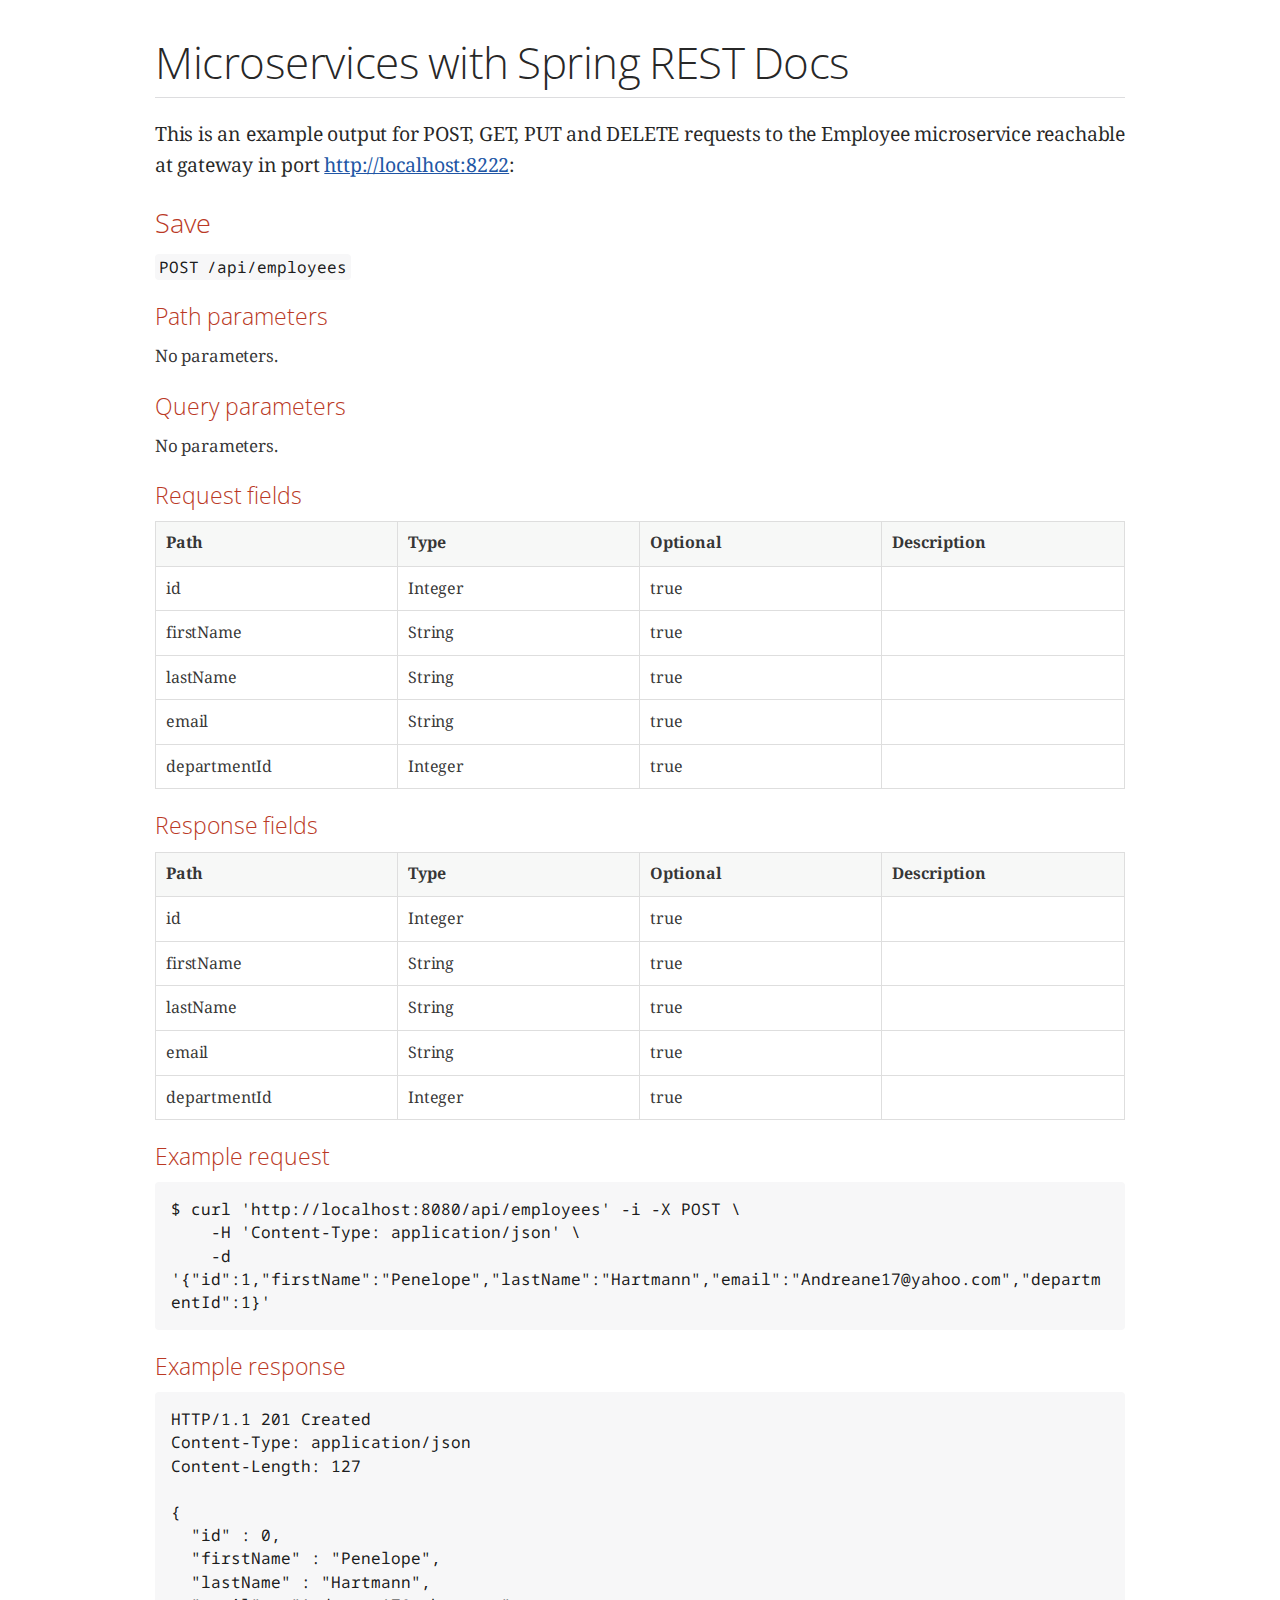
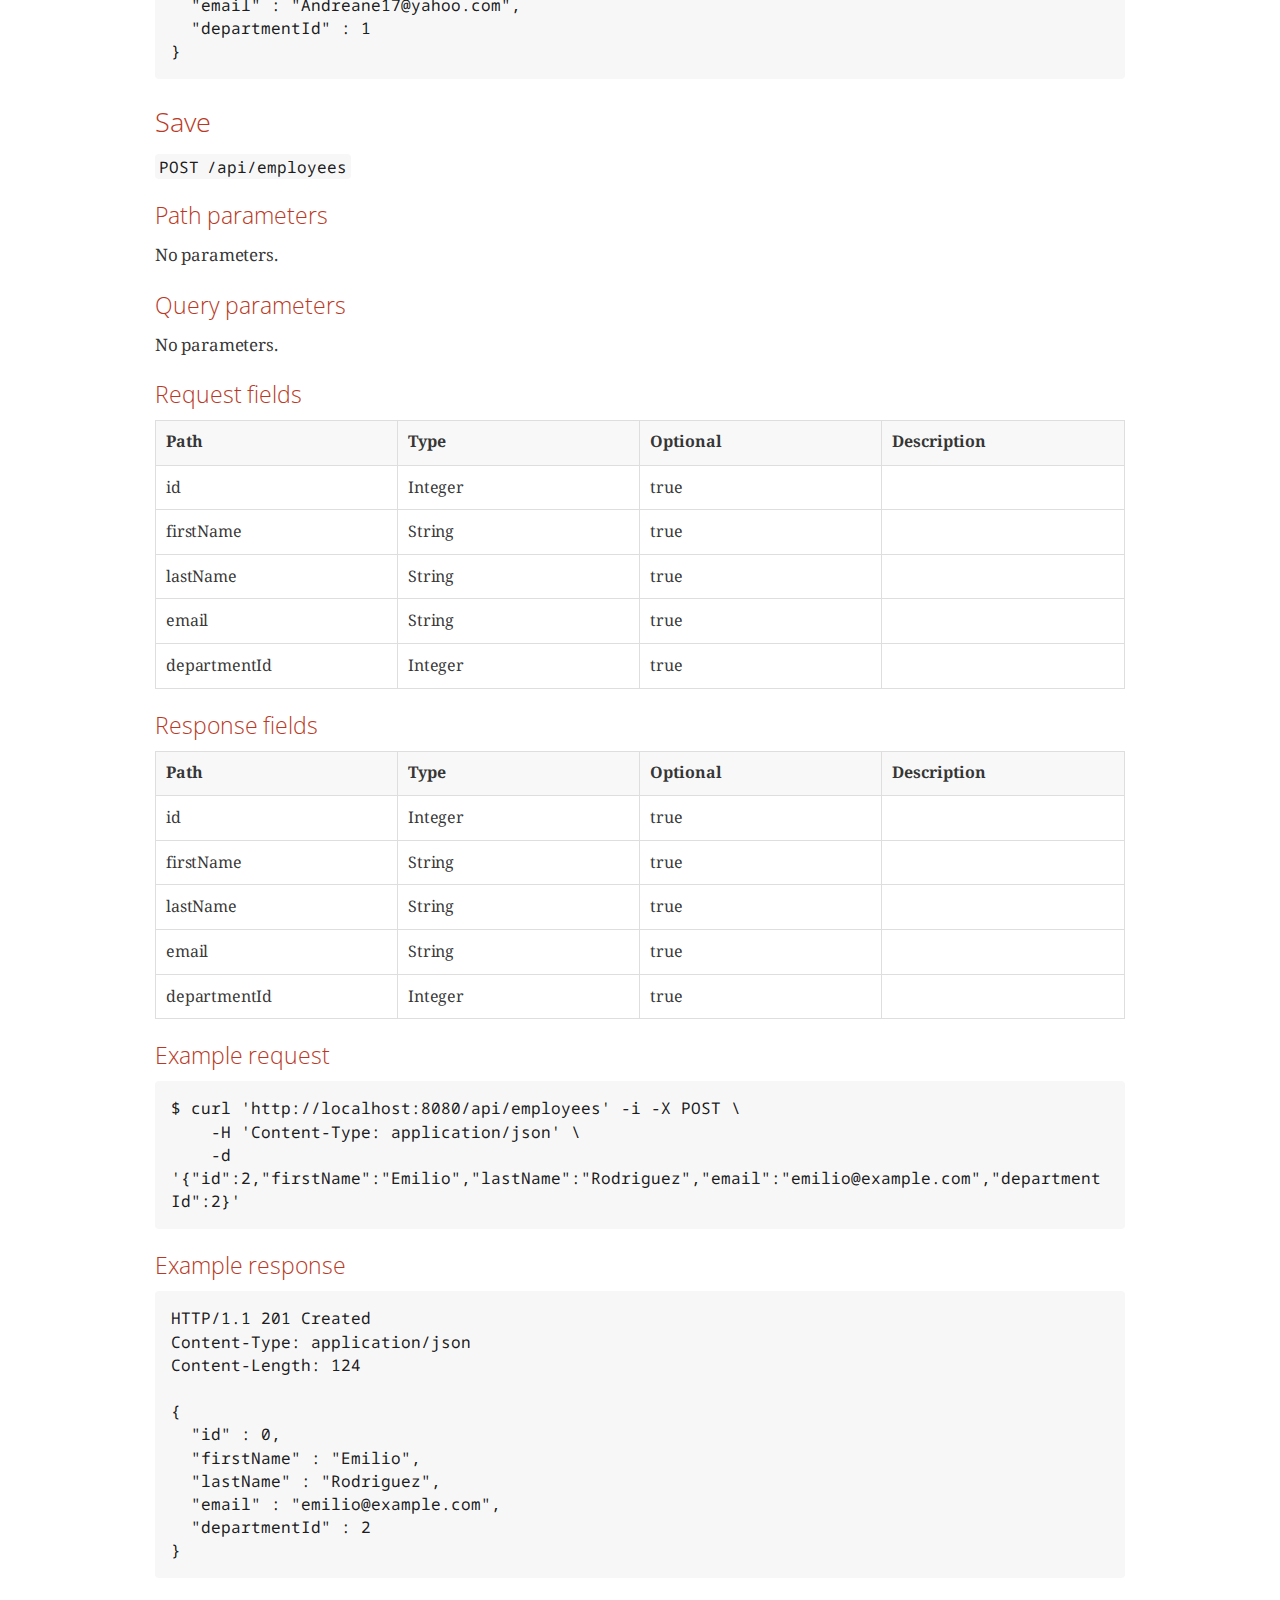
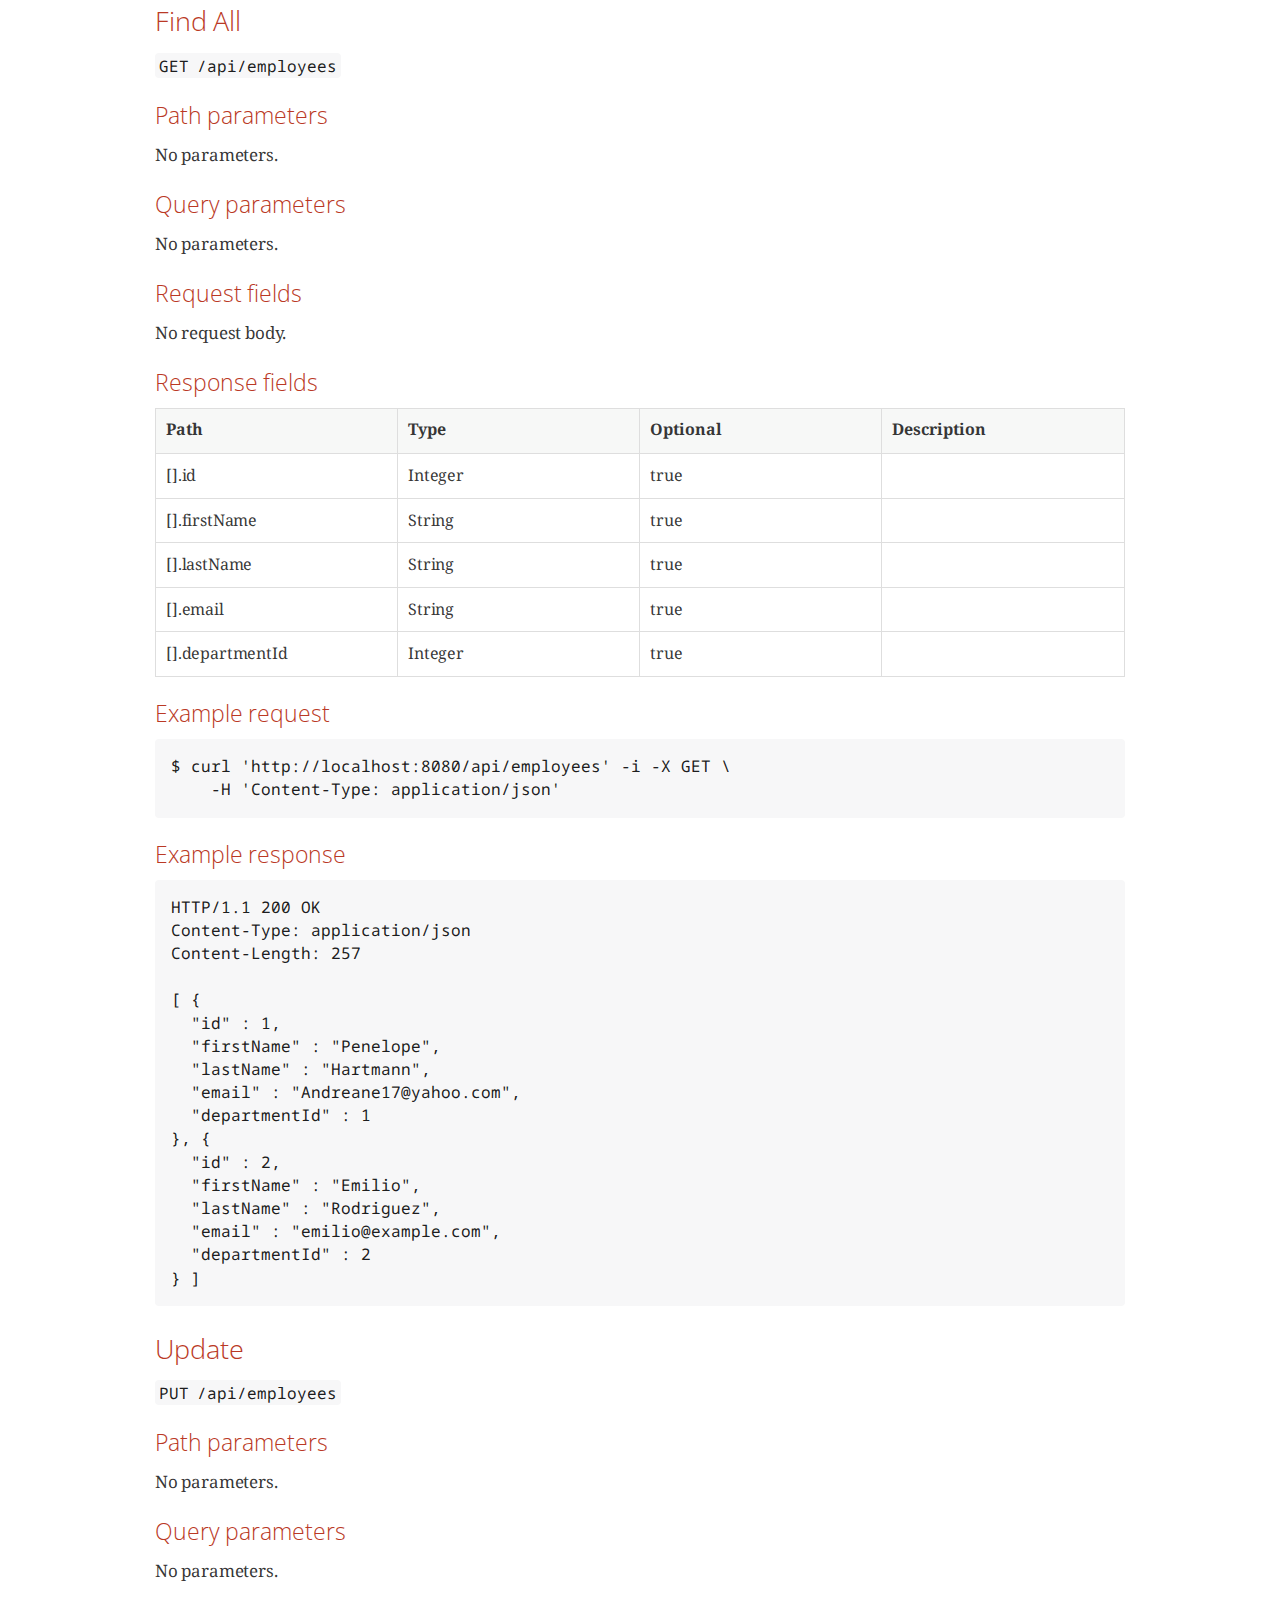
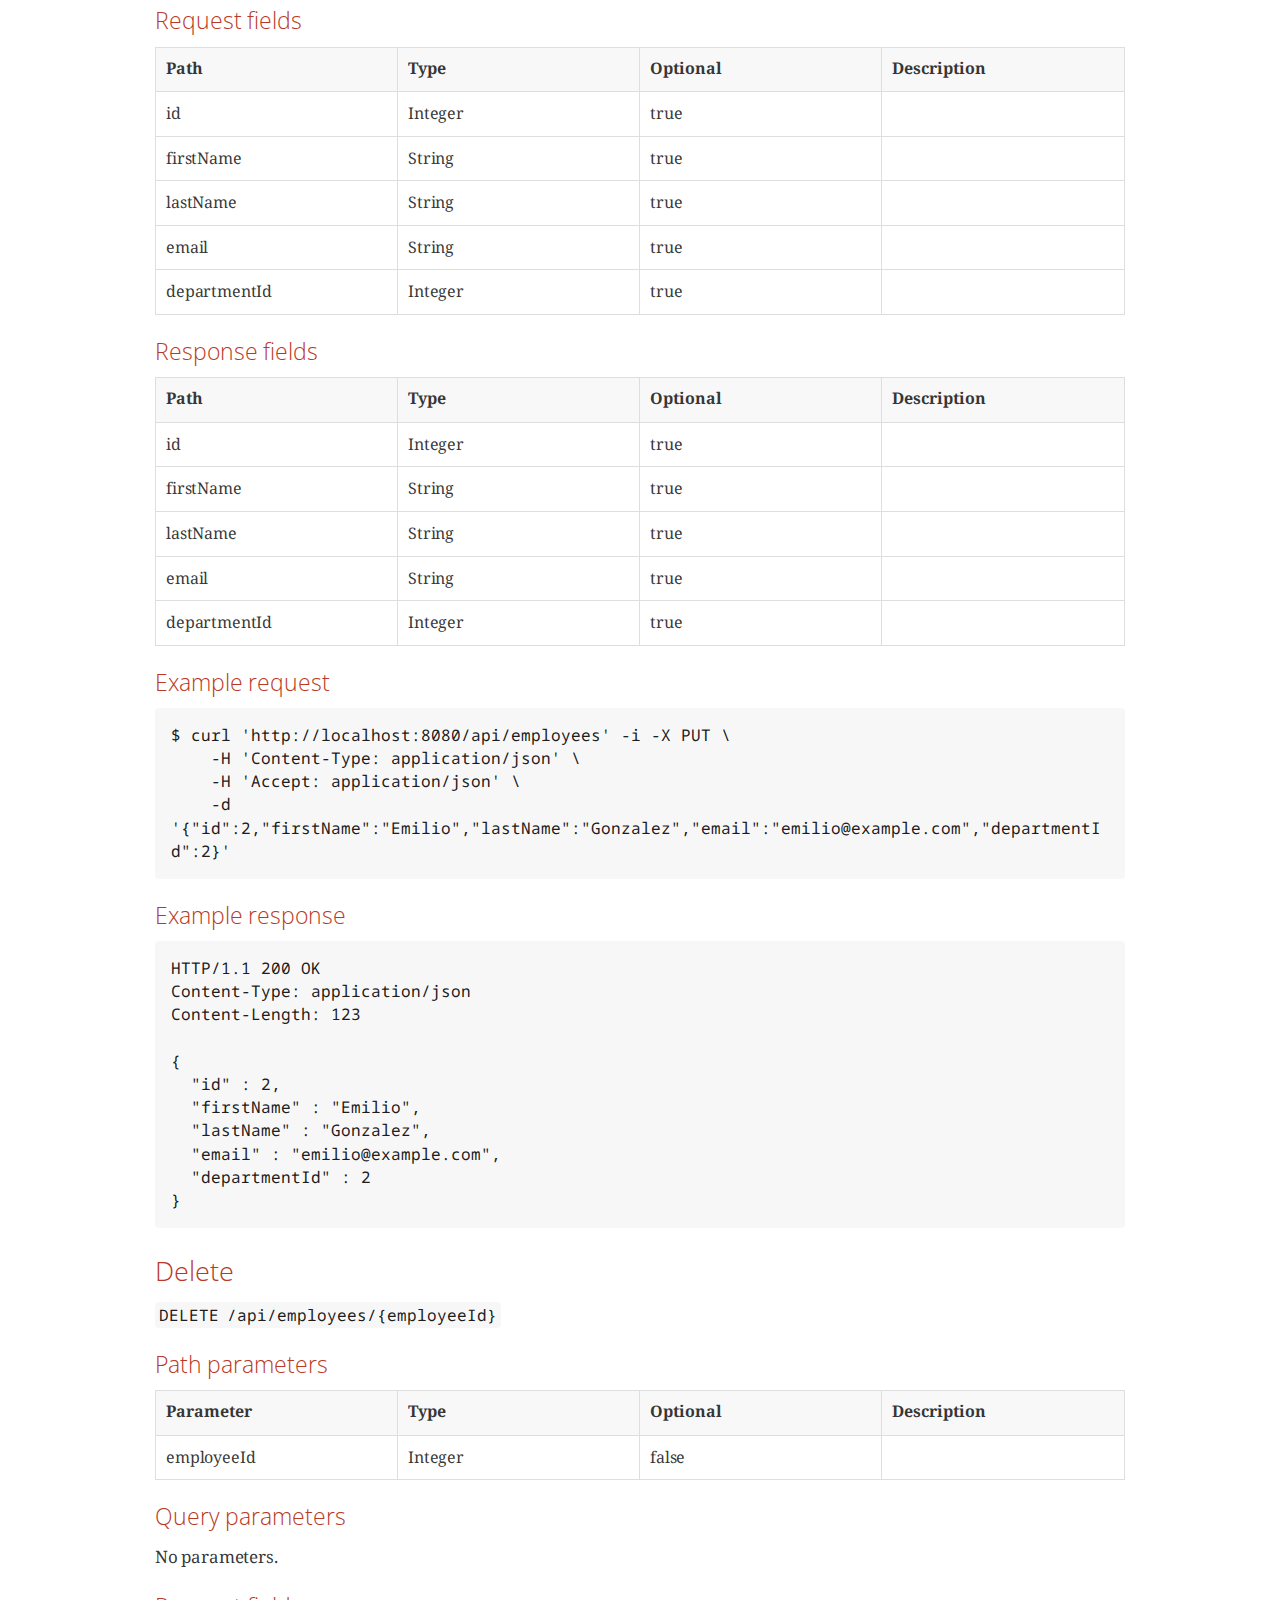
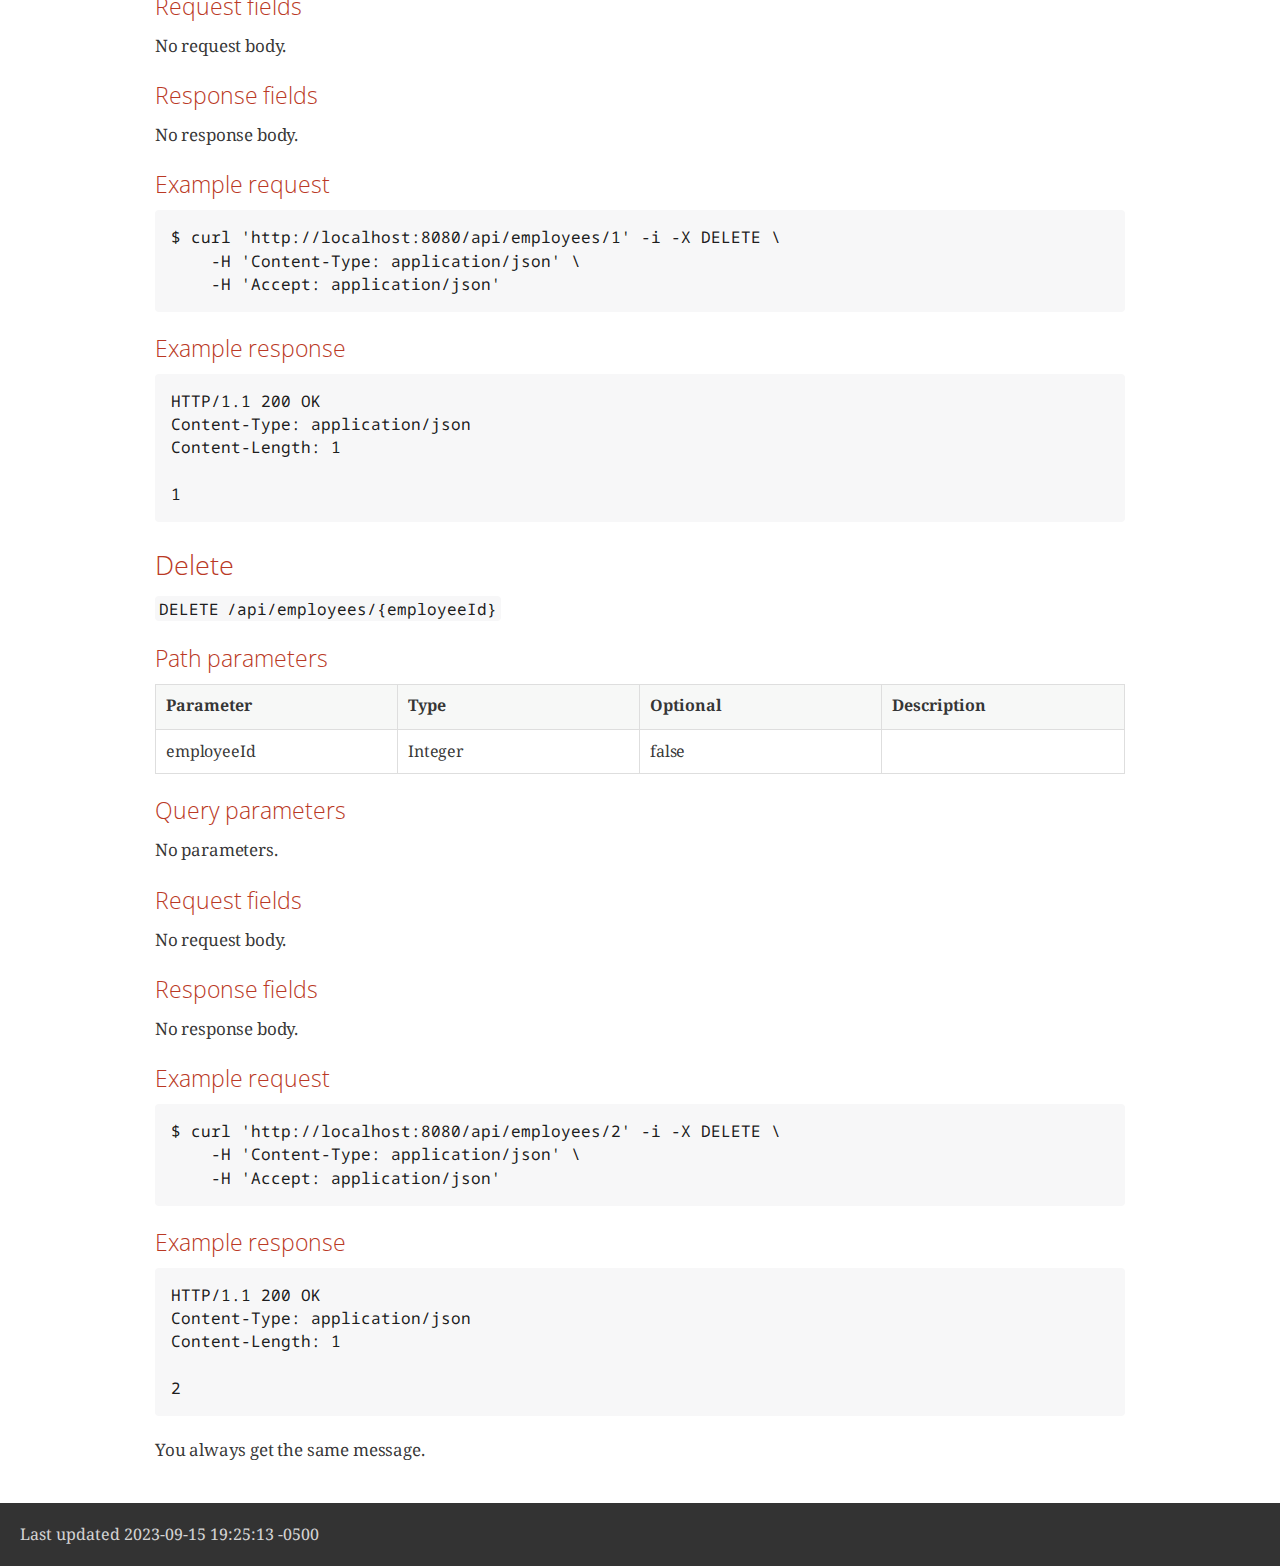
<file: docs/employee/index.html>
<!DOCTYPE html>
<html lang="en">
<head>
<meta charset="UTF-8">
<meta http-equiv="X-UA-Compatible" content="IE=edge">
<meta name="viewport" content="width=device-width, initial-scale=1.0">
<meta name="generator" content="Asciidoctor 2.0.10">
<title>Microservices with Spring REST Docs</title>
<link rel="stylesheet" href="https://fonts.googleapis.com/css?family=Open+Sans:300,300italic,400,400italic,600,600italic%7CNoto+Serif:400,400italic,700,700italic%7CDroid+Sans+Mono:400,700">
<style>
/* Asciidoctor default stylesheet | MIT License | https://asciidoctor.org */
/* Uncomment @import statement to use as custom stylesheet */
/*@import "https://fonts.googleapis.com/css?family=Open+Sans:300,300italic,400,400italic,600,600italic%7CNoto+Serif:400,400italic,700,700italic%7CDroid+Sans+Mono:400,700";*/
article,aside,details,figcaption,figure,footer,header,hgroup,main,nav,section{display:block}
audio,video{display:inline-block}
audio:not([controls]){display:none;height:0}
html{font-family:sans-serif;-ms-text-size-adjust:100%;-webkit-text-size-adjust:100%}
a{background:none}
a:focus{outline:thin dotted}
a:active,a:hover{outline:0}
h1{font-size:2em;margin:.67em 0}
abbr[title]{border-bottom:1px dotted}
b,strong{font-weight:bold}
dfn{font-style:italic}
hr{-moz-box-sizing:content-box;box-sizing:content-box;height:0}
mark{background:#ff0;color:#000}
code,kbd,pre,samp{font-family:monospace;font-size:1em}
pre{white-space:pre-wrap}
q{quotes:"\201C" "\201D" "\2018" "\2019"}
small{font-size:80%}
sub,sup{font-size:75%;line-height:0;position:relative;vertical-align:baseline}
sup{top:-.5em}
sub{bottom:-.25em}
img{border:0}
svg:not(:root){overflow:hidden}
figure{margin:0}
fieldset{border:1px solid silver;margin:0 2px;padding:.35em .625em .75em}
legend{border:0;padding:0}
button,input,select,textarea{font-family:inherit;font-size:100%;margin:0}
button,input{line-height:normal}
button,select{text-transform:none}
button,html input[type="button"],input[type="reset"],input[type="submit"]{-webkit-appearance:button;cursor:pointer}
button[disabled],html input[disabled]{cursor:default}
input[type="checkbox"],input[type="radio"]{box-sizing:border-box;padding:0}
button::-moz-focus-inner,input::-moz-focus-inner{border:0;padding:0}
textarea{overflow:auto;vertical-align:top}
table{border-collapse:collapse;border-spacing:0}
*,*::before,*::after{-moz-box-sizing:border-box;-webkit-box-sizing:border-box;box-sizing:border-box}
html,body{font-size:100%}
body{background:#fff;color:rgba(0,0,0,.8);padding:0;margin:0;font-family:"Noto Serif","DejaVu Serif",serif;font-weight:400;font-style:normal;line-height:1;position:relative;cursor:auto;tab-size:4;-moz-osx-font-smoothing:grayscale;-webkit-font-smoothing:antialiased}
a:hover{cursor:pointer}
img,object,embed{max-width:100%;height:auto}
object,embed{height:100%}
img{-ms-interpolation-mode:bicubic}
.left{float:left!important}
.right{float:right!important}
.text-left{text-align:left!important}
.text-right{text-align:right!important}
.text-center{text-align:center!important}
.text-justify{text-align:justify!important}
.hide{display:none}
img,object,svg{display:inline-block;vertical-align:middle}
textarea{height:auto;min-height:50px}
select{width:100%}
.center{margin-left:auto;margin-right:auto}
.stretch{width:100%}
.subheader,.admonitionblock td.content>.title,.audioblock>.title,.exampleblock>.title,.imageblock>.title,.listingblock>.title,.literalblock>.title,.stemblock>.title,.openblock>.title,.paragraph>.title,.quoteblock>.title,table.tableblock>.title,.verseblock>.title,.videoblock>.title,.dlist>.title,.olist>.title,.ulist>.title,.qlist>.title,.hdlist>.title{line-height:1.45;color:#7a2518;font-weight:400;margin-top:0;margin-bottom:.25em}
div,dl,dt,dd,ul,ol,li,h1,h2,h3,#toctitle,.sidebarblock>.content>.title,h4,h5,h6,pre,form,p,blockquote,th,td{margin:0;padding:0;direction:ltr}
a{color:#2156a5;text-decoration:underline;line-height:inherit}
a:hover,a:focus{color:#1d4b8f}
a img{border:0}
p{font-family:inherit;font-weight:400;font-size:1em;line-height:1.6;margin-bottom:1.25em;text-rendering:optimizeLegibility}
p aside{font-size:.875em;line-height:1.35;font-style:italic}
h1,h2,h3,#toctitle,.sidebarblock>.content>.title,h4,h5,h6{font-family:"Open Sans","DejaVu Sans",sans-serif;font-weight:300;font-style:normal;color:#ba3925;text-rendering:optimizeLegibility;margin-top:1em;margin-bottom:.5em;line-height:1.0125em}
h1 small,h2 small,h3 small,#toctitle small,.sidebarblock>.content>.title small,h4 small,h5 small,h6 small{font-size:60%;color:#e99b8f;line-height:0}
h1{font-size:2.125em}
h2{font-size:1.6875em}
h3,#toctitle,.sidebarblock>.content>.title{font-size:1.375em}
h4,h5{font-size:1.125em}
h6{font-size:1em}
hr{border:solid #dddddf;border-width:1px 0 0;clear:both;margin:1.25em 0 1.1875em;height:0}
em,i{font-style:italic;line-height:inherit}
strong,b{font-weight:bold;line-height:inherit}
small{font-size:60%;line-height:inherit}
code{font-family:"Droid Sans Mono","DejaVu Sans Mono",monospace;font-weight:400;color:rgba(0,0,0,.9)}
ul,ol,dl{font-size:1em;line-height:1.6;margin-bottom:1.25em;list-style-position:outside;font-family:inherit}
ul,ol{margin-left:1.5em}
ul li ul,ul li ol{margin-left:1.25em;margin-bottom:0;font-size:1em}
ul.square li ul,ul.circle li ul,ul.disc li ul{list-style:inherit}
ul.square{list-style-type:square}
ul.circle{list-style-type:circle}
ul.disc{list-style-type:disc}
ol li ul,ol li ol{margin-left:1.25em;margin-bottom:0}
dl dt{margin-bottom:.3125em;font-weight:bold}
dl dd{margin-bottom:1.25em}
abbr,acronym{text-transform:uppercase;font-size:90%;color:rgba(0,0,0,.8);border-bottom:1px dotted #ddd;cursor:help}
abbr{text-transform:none}
blockquote{margin:0 0 1.25em;padding:.5625em 1.25em 0 1.1875em;border-left:1px solid #ddd}
blockquote cite{display:block;font-size:.9375em;color:rgba(0,0,0,.6)}
blockquote cite::before{content:"\2014 \0020"}
blockquote cite a,blockquote cite a:visited{color:rgba(0,0,0,.6)}
blockquote,blockquote p{line-height:1.6;color:rgba(0,0,0,.85)}
@media screen and (min-width:768px){h1,h2,h3,#toctitle,.sidebarblock>.content>.title,h4,h5,h6{line-height:1.2}
h1{font-size:2.75em}
h2{font-size:2.3125em}
h3,#toctitle,.sidebarblock>.content>.title{font-size:1.6875em}
h4{font-size:1.4375em}}
table{background:#fff;margin-bottom:1.25em;border:solid 1px #dedede}
table thead,table tfoot{background:#f7f8f7}
table thead tr th,table thead tr td,table tfoot tr th,table tfoot tr td{padding:.5em .625em .625em;font-size:inherit;color:rgba(0,0,0,.8);text-align:left}
table tr th,table tr td{padding:.5625em .625em;font-size:inherit;color:rgba(0,0,0,.8)}
table tr.even,table tr.alt{background:#f8f8f7}
table thead tr th,table tfoot tr th,table tbody tr td,table tr td,table tfoot tr td{display:table-cell;line-height:1.6}
h1,h2,h3,#toctitle,.sidebarblock>.content>.title,h4,h5,h6{line-height:1.2;word-spacing:-.05em}
h1 strong,h2 strong,h3 strong,#toctitle strong,.sidebarblock>.content>.title strong,h4 strong,h5 strong,h6 strong{font-weight:400}
.clearfix::before,.clearfix::after,.float-group::before,.float-group::after{content:" ";display:table}
.clearfix::after,.float-group::after{clear:both}
:not(pre):not([class^=L])>code{font-size:.9375em;font-style:normal!important;letter-spacing:0;padding:.1em .5ex;word-spacing:-.15em;background:#f7f7f8;-webkit-border-radius:4px;border-radius:4px;line-height:1.45;text-rendering:optimizeSpeed;word-wrap:break-word}
:not(pre)>code.nobreak{word-wrap:normal}
:not(pre)>code.nowrap{white-space:nowrap}
pre{color:rgba(0,0,0,.9);font-family:"Droid Sans Mono","DejaVu Sans Mono",monospace;line-height:1.45;text-rendering:optimizeSpeed}
pre code,pre pre{color:inherit;font-size:inherit;line-height:inherit}
pre>code{display:block}
pre.nowrap,pre.nowrap pre{white-space:pre;word-wrap:normal}
em em{font-style:normal}
strong strong{font-weight:400}
.keyseq{color:rgba(51,51,51,.8)}
kbd{font-family:"Droid Sans Mono","DejaVu Sans Mono",monospace;display:inline-block;color:rgba(0,0,0,.8);font-size:.65em;line-height:1.45;background:#f7f7f7;border:1px solid #ccc;-webkit-border-radius:3px;border-radius:3px;-webkit-box-shadow:0 1px 0 rgba(0,0,0,.2),0 0 0 .1em white inset;box-shadow:0 1px 0 rgba(0,0,0,.2),0 0 0 .1em #fff inset;margin:0 .15em;padding:.2em .5em;vertical-align:middle;position:relative;top:-.1em;white-space:nowrap}
.keyseq kbd:first-child{margin-left:0}
.keyseq kbd:last-child{margin-right:0}
.menuseq,.menuref{color:#000}
.menuseq b:not(.caret),.menuref{font-weight:inherit}
.menuseq{word-spacing:-.02em}
.menuseq b.caret{font-size:1.25em;line-height:.8}
.menuseq i.caret{font-weight:bold;text-align:center;width:.45em}
b.button::before,b.button::after{position:relative;top:-1px;font-weight:400}
b.button::before{content:"[";padding:0 3px 0 2px}
b.button::after{content:"]";padding:0 2px 0 3px}
p a>code:hover{color:rgba(0,0,0,.9)}
#header,#content,#footnotes,#footer{width:100%;margin-left:auto;margin-right:auto;margin-top:0;margin-bottom:0;max-width:62.5em;*zoom:1;position:relative;padding-left:.9375em;padding-right:.9375em}
#header::before,#header::after,#content::before,#content::after,#footnotes::before,#footnotes::after,#footer::before,#footer::after{content:" ";display:table}
#header::after,#content::after,#footnotes::after,#footer::after{clear:both}
#content{margin-top:1.25em}
#content::before{content:none}
#header>h1:first-child{color:rgba(0,0,0,.85);margin-top:2.25rem;margin-bottom:0}
#header>h1:first-child+#toc{margin-top:8px;border-top:1px solid #dddddf}
#header>h1:only-child,body.toc2 #header>h1:nth-last-child(2){border-bottom:1px solid #dddddf;padding-bottom:8px}
#header .details{border-bottom:1px solid #dddddf;line-height:1.45;padding-top:.25em;padding-bottom:.25em;padding-left:.25em;color:rgba(0,0,0,.6);display:-ms-flexbox;display:-webkit-flex;display:flex;-ms-flex-flow:row wrap;-webkit-flex-flow:row wrap;flex-flow:row wrap}
#header .details span:first-child{margin-left:-.125em}
#header .details span.email a{color:rgba(0,0,0,.85)}
#header .details br{display:none}
#header .details br+span::before{content:"\00a0\2013\00a0"}
#header .details br+span.author::before{content:"\00a0\22c5\00a0";color:rgba(0,0,0,.85)}
#header .details br+span#revremark::before{content:"\00a0|\00a0"}
#header #revnumber{text-transform:capitalize}
#header #revnumber::after{content:"\00a0"}
#content>h1:first-child:not([class]){color:rgba(0,0,0,.85);border-bottom:1px solid #dddddf;padding-bottom:8px;margin-top:0;padding-top:1rem;margin-bottom:1.25rem}
#toc{border-bottom:1px solid #e7e7e9;padding-bottom:.5em}
#toc>ul{margin-left:.125em}
#toc ul.sectlevel0>li>a{font-style:italic}
#toc ul.sectlevel0 ul.sectlevel1{margin:.5em 0}
#toc ul{font-family:"Open Sans","DejaVu Sans",sans-serif;list-style-type:none}
#toc li{line-height:1.3334;margin-top:.3334em}
#toc a{text-decoration:none}
#toc a:active{text-decoration:underline}
#toctitle{color:#7a2518;font-size:1.2em}
@media screen and (min-width:768px){#toctitle{font-size:1.375em}
body.toc2{padding-left:15em;padding-right:0}
#toc.toc2{margin-top:0!important;background:#f8f8f7;position:fixed;width:15em;left:0;top:0;border-right:1px solid #e7e7e9;border-top-width:0!important;border-bottom-width:0!important;z-index:1000;padding:1.25em 1em;height:100%;overflow:auto}
#toc.toc2 #toctitle{margin-top:0;margin-bottom:.8rem;font-size:1.2em}
#toc.toc2>ul{font-size:.9em;margin-bottom:0}
#toc.toc2 ul ul{margin-left:0;padding-left:1em}
#toc.toc2 ul.sectlevel0 ul.sectlevel1{padding-left:0;margin-top:.5em;margin-bottom:.5em}
body.toc2.toc-right{padding-left:0;padding-right:15em}
body.toc2.toc-right #toc.toc2{border-right-width:0;border-left:1px solid #e7e7e9;left:auto;right:0}}
@media screen and (min-width:1280px){body.toc2{padding-left:20em;padding-right:0}
#toc.toc2{width:20em}
#toc.toc2 #toctitle{font-size:1.375em}
#toc.toc2>ul{font-size:.95em}
#toc.toc2 ul ul{padding-left:1.25em}
body.toc2.toc-right{padding-left:0;padding-right:20em}}
#content #toc{border-style:solid;border-width:1px;border-color:#e0e0dc;margin-bottom:1.25em;padding:1.25em;background:#f8f8f7;-webkit-border-radius:4px;border-radius:4px}
#content #toc>:first-child{margin-top:0}
#content #toc>:last-child{margin-bottom:0}
#footer{max-width:100%;background:rgba(0,0,0,.8);padding:1.25em}
#footer-text{color:rgba(255,255,255,.8);line-height:1.44}
#content{margin-bottom:.625em}
.sect1{padding-bottom:.625em}
@media screen and (min-width:768px){#content{margin-bottom:1.25em}
.sect1{padding-bottom:1.25em}}
.sect1:last-child{padding-bottom:0}
.sect1+.sect1{border-top:1px solid #e7e7e9}
#content h1>a.anchor,h2>a.anchor,h3>a.anchor,#toctitle>a.anchor,.sidebarblock>.content>.title>a.anchor,h4>a.anchor,h5>a.anchor,h6>a.anchor{position:absolute;z-index:1001;width:1.5ex;margin-left:-1.5ex;display:block;text-decoration:none!important;visibility:hidden;text-align:center;font-weight:400}
#content h1>a.anchor::before,h2>a.anchor::before,h3>a.anchor::before,#toctitle>a.anchor::before,.sidebarblock>.content>.title>a.anchor::before,h4>a.anchor::before,h5>a.anchor::before,h6>a.anchor::before{content:"\00A7";font-size:.85em;display:block;padding-top:.1em}
#content h1:hover>a.anchor,#content h1>a.anchor:hover,h2:hover>a.anchor,h2>a.anchor:hover,h3:hover>a.anchor,#toctitle:hover>a.anchor,.sidebarblock>.content>.title:hover>a.anchor,h3>a.anchor:hover,#toctitle>a.anchor:hover,.sidebarblock>.content>.title>a.anchor:hover,h4:hover>a.anchor,h4>a.anchor:hover,h5:hover>a.anchor,h5>a.anchor:hover,h6:hover>a.anchor,h6>a.anchor:hover{visibility:visible}
#content h1>a.link,h2>a.link,h3>a.link,#toctitle>a.link,.sidebarblock>.content>.title>a.link,h4>a.link,h5>a.link,h6>a.link{color:#ba3925;text-decoration:none}
#content h1>a.link:hover,h2>a.link:hover,h3>a.link:hover,#toctitle>a.link:hover,.sidebarblock>.content>.title>a.link:hover,h4>a.link:hover,h5>a.link:hover,h6>a.link:hover{color:#a53221}
details,.audioblock,.imageblock,.literalblock,.listingblock,.stemblock,.videoblock{margin-bottom:1.25em}
details>summary:first-of-type{cursor:pointer;display:list-item;outline:none;margin-bottom:.75em}
.admonitionblock td.content>.title,.audioblock>.title,.exampleblock>.title,.imageblock>.title,.listingblock>.title,.literalblock>.title,.stemblock>.title,.openblock>.title,.paragraph>.title,.quoteblock>.title,table.tableblock>.title,.verseblock>.title,.videoblock>.title,.dlist>.title,.olist>.title,.ulist>.title,.qlist>.title,.hdlist>.title{text-rendering:optimizeLegibility;text-align:left;font-family:"Noto Serif","DejaVu Serif",serif;font-size:1rem;font-style:italic}
table.tableblock.fit-content>caption.title{white-space:nowrap;width:0}
.paragraph.lead>p,#preamble>.sectionbody>[class="paragraph"]:first-of-type p{font-size:1.21875em;line-height:1.6;color:rgba(0,0,0,.85)}
table.tableblock #preamble>.sectionbody>[class="paragraph"]:first-of-type p{font-size:inherit}
.admonitionblock>table{border-collapse:separate;border:0;background:none;width:100%}
.admonitionblock>table td.icon{text-align:center;width:80px}
.admonitionblock>table td.icon img{max-width:none}
.admonitionblock>table td.icon .title{font-weight:bold;font-family:"Open Sans","DejaVu Sans",sans-serif;text-transform:uppercase}
.admonitionblock>table td.content{padding-left:1.125em;padding-right:1.25em;border-left:1px solid #dddddf;color:rgba(0,0,0,.6)}
.admonitionblock>table td.content>:last-child>:last-child{margin-bottom:0}
.exampleblock>.content{border-style:solid;border-width:1px;border-color:#e6e6e6;margin-bottom:1.25em;padding:1.25em;background:#fff;-webkit-border-radius:4px;border-radius:4px}
.exampleblock>.content>:first-child{margin-top:0}
.exampleblock>.content>:last-child{margin-bottom:0}
.sidebarblock{border-style:solid;border-width:1px;border-color:#dbdbd6;margin-bottom:1.25em;padding:1.25em;background:#f3f3f2;-webkit-border-radius:4px;border-radius:4px}
.sidebarblock>:first-child{margin-top:0}
.sidebarblock>:last-child{margin-bottom:0}
.sidebarblock>.content>.title{color:#7a2518;margin-top:0;text-align:center}
.exampleblock>.content>:last-child>:last-child,.exampleblock>.content .olist>ol>li:last-child>:last-child,.exampleblock>.content .ulist>ul>li:last-child>:last-child,.exampleblock>.content .qlist>ol>li:last-child>:last-child,.sidebarblock>.content>:last-child>:last-child,.sidebarblock>.content .olist>ol>li:last-child>:last-child,.sidebarblock>.content .ulist>ul>li:last-child>:last-child,.sidebarblock>.content .qlist>ol>li:last-child>:last-child{margin-bottom:0}
.literalblock pre,.listingblock>.content>pre{-webkit-border-radius:4px;border-radius:4px;word-wrap:break-word;overflow-x:auto;padding:1em;font-size:.8125em}
@media screen and (min-width:768px){.literalblock pre,.listingblock>.content>pre{font-size:.90625em}}
@media screen and (min-width:1280px){.literalblock pre,.listingblock>.content>pre{font-size:1em}}
.literalblock pre,.listingblock>.content>pre:not(.highlight),.listingblock>.content>pre[class="highlight"],.listingblock>.content>pre[class^="highlight "]{background:#f7f7f8}
.literalblock.output pre{color:#f7f7f8;background:rgba(0,0,0,.9)}
.listingblock>.content{position:relative}
.listingblock code[data-lang]::before{display:none;content:attr(data-lang);position:absolute;font-size:.75em;top:.425rem;right:.5rem;line-height:1;text-transform:uppercase;color:inherit;opacity:.5}
.listingblock:hover code[data-lang]::before{display:block}
.listingblock.terminal pre .command::before{content:attr(data-prompt);padding-right:.5em;color:inherit;opacity:.5}
.listingblock.terminal pre .command:not([data-prompt])::before{content:"$"}
.listingblock pre.highlightjs{padding:0}
.listingblock pre.highlightjs>code{padding:1em;-webkit-border-radius:4px;border-radius:4px}
.listingblock pre.prettyprint{border-width:0}
.prettyprint{background:#f7f7f8}
pre.prettyprint .linenums{line-height:1.45;margin-left:2em}
pre.prettyprint li{background:none;list-style-type:inherit;padding-left:0}
pre.prettyprint li code[data-lang]::before{opacity:1}
pre.prettyprint li:not(:first-child) code[data-lang]::before{display:none}
table.linenotable{border-collapse:separate;border:0;margin-bottom:0;background:none}
table.linenotable td[class]{color:inherit;vertical-align:top;padding:0;line-height:inherit;white-space:normal}
table.linenotable td.code{padding-left:.75em}
table.linenotable td.linenos{border-right:1px solid currentColor;opacity:.35;padding-right:.5em}
pre.pygments .lineno{border-right:1px solid currentColor;opacity:.35;display:inline-block;margin-right:.75em}
pre.pygments .lineno::before{content:"";margin-right:-.125em}
.quoteblock{margin:0 1em 1.25em 1.5em;display:table}
.quoteblock:not(.excerpt)>.title{margin-left:-1.5em;margin-bottom:.75em}
.quoteblock blockquote,.quoteblock p{color:rgba(0,0,0,.85);font-size:1.15rem;line-height:1.75;word-spacing:.1em;letter-spacing:0;font-style:italic;text-align:justify}
.quoteblock blockquote{margin:0;padding:0;border:0}
.quoteblock blockquote::before{content:"\201c";float:left;font-size:2.75em;font-weight:bold;line-height:.6em;margin-left:-.6em;color:#7a2518;text-shadow:0 1px 2px rgba(0,0,0,.1)}
.quoteblock blockquote>.paragraph:last-child p{margin-bottom:0}
.quoteblock .attribution{margin-top:.75em;margin-right:.5ex;text-align:right}
.verseblock{margin:0 1em 1.25em}
.verseblock pre{font-family:"Open Sans","DejaVu Sans",sans;font-size:1.15rem;color:rgba(0,0,0,.85);font-weight:300;text-rendering:optimizeLegibility}
.verseblock pre strong{font-weight:400}
.verseblock .attribution{margin-top:1.25rem;margin-left:.5ex}
.quoteblock .attribution,.verseblock .attribution{font-size:.9375em;line-height:1.45;font-style:italic}
.quoteblock .attribution br,.verseblock .attribution br{display:none}
.quoteblock .attribution cite,.verseblock .attribution cite{display:block;letter-spacing:-.025em;color:rgba(0,0,0,.6)}
.quoteblock.abstract blockquote::before,.quoteblock.excerpt blockquote::before,.quoteblock .quoteblock blockquote::before{display:none}
.quoteblock.abstract blockquote,.quoteblock.abstract p,.quoteblock.excerpt blockquote,.quoteblock.excerpt p,.quoteblock .quoteblock blockquote,.quoteblock .quoteblock p{line-height:1.6;word-spacing:0}
.quoteblock.abstract{margin:0 1em 1.25em;display:block}
.quoteblock.abstract>.title{margin:0 0 .375em;font-size:1.15em;text-align:center}
.quoteblock.excerpt>blockquote,.quoteblock .quoteblock{padding:0 0 .25em 1em;border-left:.25em solid #dddddf}
.quoteblock.excerpt,.quoteblock .quoteblock{margin-left:0}
.quoteblock.excerpt blockquote,.quoteblock.excerpt p,.quoteblock .quoteblock blockquote,.quoteblock .quoteblock p{color:inherit;font-size:1.0625rem}
.quoteblock.excerpt .attribution,.quoteblock .quoteblock .attribution{color:inherit;text-align:left;margin-right:0}
table.tableblock{max-width:100%;border-collapse:separate}
p.tableblock:last-child{margin-bottom:0}
td.tableblock>.content>:last-child{margin-bottom:-1.25em}
td.tableblock>.content>:last-child.sidebarblock{margin-bottom:0}
table.tableblock,th.tableblock,td.tableblock{border:0 solid #dedede}
table.grid-all>thead>tr>.tableblock,table.grid-all>tbody>tr>.tableblock{border-width:0 1px 1px 0}
table.grid-all>tfoot>tr>.tableblock{border-width:1px 1px 0 0}
table.grid-cols>*>tr>.tableblock{border-width:0 1px 0 0}
table.grid-rows>thead>tr>.tableblock,table.grid-rows>tbody>tr>.tableblock{border-width:0 0 1px}
table.grid-rows>tfoot>tr>.tableblock{border-width:1px 0 0}
table.grid-all>*>tr>.tableblock:last-child,table.grid-cols>*>tr>.tableblock:last-child{border-right-width:0}
table.grid-all>tbody>tr:last-child>.tableblock,table.grid-all>thead:last-child>tr>.tableblock,table.grid-rows>tbody>tr:last-child>.tableblock,table.grid-rows>thead:last-child>tr>.tableblock{border-bottom-width:0}
table.frame-all{border-width:1px}
table.frame-sides{border-width:0 1px}
table.frame-topbot,table.frame-ends{border-width:1px 0}
table.stripes-all tr,table.stripes-odd tr:nth-of-type(odd),table.stripes-even tr:nth-of-type(even),table.stripes-hover tr:hover{background:#f8f8f7}
th.halign-left,td.halign-left{text-align:left}
th.halign-right,td.halign-right{text-align:right}
th.halign-center,td.halign-center{text-align:center}
th.valign-top,td.valign-top{vertical-align:top}
th.valign-bottom,td.valign-bottom{vertical-align:bottom}
th.valign-middle,td.valign-middle{vertical-align:middle}
table thead th,table tfoot th{font-weight:bold}
tbody tr th{display:table-cell;line-height:1.6;background:#f7f8f7}
tbody tr th,tbody tr th p,tfoot tr th,tfoot tr th p{color:rgba(0,0,0,.8);font-weight:bold}
p.tableblock>code:only-child{background:none;padding:0}
p.tableblock{font-size:1em}
ol{margin-left:1.75em}
ul li ol{margin-left:1.5em}
dl dd{margin-left:1.125em}
dl dd:last-child,dl dd:last-child>:last-child{margin-bottom:0}
ol>li p,ul>li p,ul dd,ol dd,.olist .olist,.ulist .ulist,.ulist .olist,.olist .ulist{margin-bottom:.625em}
ul.checklist,ul.none,ol.none,ul.no-bullet,ol.no-bullet,ol.unnumbered,ul.unstyled,ol.unstyled{list-style-type:none}
ul.no-bullet,ol.no-bullet,ol.unnumbered{margin-left:.625em}
ul.unstyled,ol.unstyled{margin-left:0}
ul.checklist{margin-left:.625em}
ul.checklist li>p:first-child>.fa-square-o:first-child,ul.checklist li>p:first-child>.fa-check-square-o:first-child{width:1.25em;font-size:.8em;position:relative;bottom:.125em}
ul.checklist li>p:first-child>input[type="checkbox"]:first-child{margin-right:.25em}
ul.inline{display:-ms-flexbox;display:-webkit-box;display:flex;-ms-flex-flow:row wrap;-webkit-flex-flow:row wrap;flex-flow:row wrap;list-style:none;margin:0 0 .625em -1.25em}
ul.inline>li{margin-left:1.25em}
.unstyled dl dt{font-weight:400;font-style:normal}
ol.arabic{list-style-type:decimal}
ol.decimal{list-style-type:decimal-leading-zero}
ol.loweralpha{list-style-type:lower-alpha}
ol.upperalpha{list-style-type:upper-alpha}
ol.lowerroman{list-style-type:lower-roman}
ol.upperroman{list-style-type:upper-roman}
ol.lowergreek{list-style-type:lower-greek}
.hdlist>table,.colist>table{border:0;background:none}
.hdlist>table>tbody>tr,.colist>table>tbody>tr{background:none}
td.hdlist1,td.hdlist2{vertical-align:top;padding:0 .625em}
td.hdlist1{font-weight:bold;padding-bottom:1.25em}
.literalblock+.colist,.listingblock+.colist{margin-top:-.5em}
.colist td:not([class]):first-child{padding:.4em .75em 0;line-height:1;vertical-align:top}
.colist td:not([class]):first-child img{max-width:none}
.colist td:not([class]):last-child{padding:.25em 0}
.thumb,.th{line-height:0;display:inline-block;border:solid 4px #fff;-webkit-box-shadow:0 0 0 1px #ddd;box-shadow:0 0 0 1px #ddd}
.imageblock.left{margin:.25em .625em 1.25em 0}
.imageblock.right{margin:.25em 0 1.25em .625em}
.imageblock>.title{margin-bottom:0}
.imageblock.thumb,.imageblock.th{border-width:6px}
.imageblock.thumb>.title,.imageblock.th>.title{padding:0 .125em}
.image.left,.image.right{margin-top:.25em;margin-bottom:.25em;display:inline-block;line-height:0}
.image.left{margin-right:.625em}
.image.right{margin-left:.625em}
a.image{text-decoration:none;display:inline-block}
a.image object{pointer-events:none}
sup.footnote,sup.footnoteref{font-size:.875em;position:static;vertical-align:super}
sup.footnote a,sup.footnoteref a{text-decoration:none}
sup.footnote a:active,sup.footnoteref a:active{text-decoration:underline}
#footnotes{padding-top:.75em;padding-bottom:.75em;margin-bottom:.625em}
#footnotes hr{width:20%;min-width:6.25em;margin:-.25em 0 .75em;border-width:1px 0 0}
#footnotes .footnote{padding:0 .375em 0 .225em;line-height:1.3334;font-size:.875em;margin-left:1.2em;margin-bottom:.2em}
#footnotes .footnote a:first-of-type{font-weight:bold;text-decoration:none;margin-left:-1.05em}
#footnotes .footnote:last-of-type{margin-bottom:0}
#content #footnotes{margin-top:-.625em;margin-bottom:0;padding:.75em 0}
.gist .file-data>table{border:0;background:#fff;width:100%;margin-bottom:0}
.gist .file-data>table td.line-data{width:99%}
div.unbreakable{page-break-inside:avoid}
.big{font-size:larger}
.small{font-size:smaller}
.underline{text-decoration:underline}
.overline{text-decoration:overline}
.line-through{text-decoration:line-through}
.aqua{color:#00bfbf}
.aqua-background{background:#00fafa}
.black{color:#000}
.black-background{background:#000}
.blue{color:#0000bf}
.blue-background{background:#0000fa}
.fuchsia{color:#bf00bf}
.fuchsia-background{background:#fa00fa}
.gray{color:#606060}
.gray-background{background:#7d7d7d}
.green{color:#006000}
.green-background{background:#007d00}
.lime{color:#00bf00}
.lime-background{background:#00fa00}
.maroon{color:#600000}
.maroon-background{background:#7d0000}
.navy{color:#000060}
.navy-background{background:#00007d}
.olive{color:#606000}
.olive-background{background:#7d7d00}
.purple{color:#600060}
.purple-background{background:#7d007d}
.red{color:#bf0000}
.red-background{background:#fa0000}
.silver{color:#909090}
.silver-background{background:#bcbcbc}
.teal{color:#006060}
.teal-background{background:#007d7d}
.white{color:#bfbfbf}
.white-background{background:#fafafa}
.yellow{color:#bfbf00}
.yellow-background{background:#fafa00}
span.icon>.fa{cursor:default}
a span.icon>.fa{cursor:inherit}
.admonitionblock td.icon [class^="fa icon-"]{font-size:2.5em;text-shadow:1px 1px 2px rgba(0,0,0,.5);cursor:default}
.admonitionblock td.icon .icon-note::before{content:"\f05a";color:#19407c}
.admonitionblock td.icon .icon-tip::before{content:"\f0eb";text-shadow:1px 1px 2px rgba(155,155,0,.8);color:#111}
.admonitionblock td.icon .icon-warning::before{content:"\f071";color:#bf6900}
.admonitionblock td.icon .icon-caution::before{content:"\f06d";color:#bf3400}
.admonitionblock td.icon .icon-important::before{content:"\f06a";color:#bf0000}
.conum[data-value]{display:inline-block;color:#fff!important;background:rgba(0,0,0,.8);-webkit-border-radius:100px;border-radius:100px;text-align:center;font-size:.75em;width:1.67em;height:1.67em;line-height:1.67em;font-family:"Open Sans","DejaVu Sans",sans-serif;font-style:normal;font-weight:bold}
.conum[data-value] *{color:#fff!important}
.conum[data-value]+b{display:none}
.conum[data-value]::after{content:attr(data-value)}
pre .conum[data-value]{position:relative;top:-.125em}
b.conum *{color:inherit!important}
.conum:not([data-value]):empty{display:none}
dt,th.tableblock,td.content,div.footnote{text-rendering:optimizeLegibility}
h1,h2,p,td.content,span.alt{letter-spacing:-.01em}
p strong,td.content strong,div.footnote strong{letter-spacing:-.005em}
p,blockquote,dt,td.content,span.alt{font-size:1.0625rem}
p{margin-bottom:1.25rem}
.sidebarblock p,.sidebarblock dt,.sidebarblock td.content,p.tableblock{font-size:1em}
.exampleblock>.content{background:#fffef7;border-color:#e0e0dc;-webkit-box-shadow:0 1px 4px #e0e0dc;box-shadow:0 1px 4px #e0e0dc}
.print-only{display:none!important}
@page{margin:1.25cm .75cm}
@media print{*{-webkit-box-shadow:none!important;box-shadow:none!important;text-shadow:none!important}
html{font-size:80%}
a{color:inherit!important;text-decoration:underline!important}
a.bare,a[href^="#"],a[href^="mailto:"]{text-decoration:none!important}
a[href^="http:"]:not(.bare)::after,a[href^="https:"]:not(.bare)::after{content:"(" attr(href) ")";display:inline-block;font-size:.875em;padding-left:.25em}
abbr[title]::after{content:" (" attr(title) ")"}
pre,blockquote,tr,img,object,svg{page-break-inside:avoid}
thead{display:table-header-group}
svg{max-width:100%}
p,blockquote,dt,td.content{font-size:1em;orphans:3;widows:3}
h2,h3,#toctitle,.sidebarblock>.content>.title{page-break-after:avoid}
#toc,.sidebarblock,.exampleblock>.content{background:none!important}
#toc{border-bottom:1px solid #dddddf!important;padding-bottom:0!important}
body.book #header{text-align:center}
body.book #header>h1:first-child{border:0!important;margin:2.5em 0 1em}
body.book #header .details{border:0!important;display:block;padding:0!important}
body.book #header .details span:first-child{margin-left:0!important}
body.book #header .details br{display:block}
body.book #header .details br+span::before{content:none!important}
body.book #toc{border:0!important;text-align:left!important;padding:0!important;margin:0!important}
body.book #toc,body.book #preamble,body.book h1.sect0,body.book .sect1>h2{page-break-before:always}
.listingblock code[data-lang]::before{display:block}
#footer{padding:0 .9375em}
.hide-on-print{display:none!important}
.print-only{display:block!important}
.hide-for-print{display:none!important}
.show-for-print{display:inherit!important}}
@media print,amzn-kf8{#header>h1:first-child{margin-top:1.25rem}
.sect1{padding:0!important}
.sect1+.sect1{border:0}
#footer{background:none}
#footer-text{color:rgba(0,0,0,.6);font-size:.9em}}
@media amzn-kf8{#header,#content,#footnotes,#footer{padding:0}}
</style>
</head>
<body class="book">
<div id="header">
<h1>Microservices with Spring REST Docs</h1>
</div>
<div id="content">
<div id="preamble">
<div class="sectionbody">
<div class="paragraph">
<p>This is an example output for POST, GET, PUT and DELETE requests to the Employee microservice reachable at gateway in port <a href="http://localhost:8222" class="bare">http://localhost:8222</a>:</p>
</div>
</div>
</div>
<div class="sect2">
<h3 id="resources-test-add-employee1">Save</h3>
<div class="paragraph">
<p><code>POST /api/employees</code></p>
</div>
<div class="sect3">
<h4 id="_path_parameters">Path parameters</h4>
<div class="paragraph">
<p>No parameters.</p>
</div>
</div>
<div class="sect3">
<h4 id="_query_parameters">Query parameters</h4>
<div class="paragraph">
<p>No parameters.</p>
</div>
</div>
<div class="sect3">
<h4 id="_request_fields">Request fields</h4>
<table class="tableblock frame-all grid-all stretch">
<colgroup>
<col style="width: 25%;">
<col style="width: 25%;">
<col style="width: 25%;">
<col style="width: 25%;">
</colgroup>
<thead>
<tr>
<th class="tableblock halign-left valign-top">Path</th>
<th class="tableblock halign-left valign-top">Type</th>
<th class="tableblock halign-left valign-top">Optional</th>
<th class="tableblock halign-left valign-top">Description</th>
</tr>
</thead>
<tbody>
<tr>
<td class="tableblock halign-left valign-top"><p class="tableblock">id</p></td>
<td class="tableblock halign-left valign-top"><p class="tableblock">Integer</p></td>
<td class="tableblock halign-left valign-top"><p class="tableblock">true</p></td>
<td class="tableblock halign-left valign-top"></td>
</tr>
<tr>
<td class="tableblock halign-left valign-top"><p class="tableblock">firstName</p></td>
<td class="tableblock halign-left valign-top"><p class="tableblock">String</p></td>
<td class="tableblock halign-left valign-top"><p class="tableblock">true</p></td>
<td class="tableblock halign-left valign-top"></td>
</tr>
<tr>
<td class="tableblock halign-left valign-top"><p class="tableblock">lastName</p></td>
<td class="tableblock halign-left valign-top"><p class="tableblock">String</p></td>
<td class="tableblock halign-left valign-top"><p class="tableblock">true</p></td>
<td class="tableblock halign-left valign-top"></td>
</tr>
<tr>
<td class="tableblock halign-left valign-top"><p class="tableblock">email</p></td>
<td class="tableblock halign-left valign-top"><p class="tableblock">String</p></td>
<td class="tableblock halign-left valign-top"><p class="tableblock">true</p></td>
<td class="tableblock halign-left valign-top"></td>
</tr>
<tr>
<td class="tableblock halign-left valign-top"><p class="tableblock">departmentId</p></td>
<td class="tableblock halign-left valign-top"><p class="tableblock">Integer</p></td>
<td class="tableblock halign-left valign-top"><p class="tableblock">true</p></td>
<td class="tableblock halign-left valign-top"></td>
</tr>
</tbody>
</table>
</div>
<div class="sect3">
<h4 id="_response_fields">Response fields</h4>
<table class="tableblock frame-all grid-all stretch">
<colgroup>
<col style="width: 25%;">
<col style="width: 25%;">
<col style="width: 25%;">
<col style="width: 25%;">
</colgroup>
<thead>
<tr>
<th class="tableblock halign-left valign-top">Path</th>
<th class="tableblock halign-left valign-top">Type</th>
<th class="tableblock halign-left valign-top">Optional</th>
<th class="tableblock halign-left valign-top">Description</th>
</tr>
</thead>
<tbody>
<tr>
<td class="tableblock halign-left valign-top"><p class="tableblock">id</p></td>
<td class="tableblock halign-left valign-top"><p class="tableblock">Integer</p></td>
<td class="tableblock halign-left valign-top"><p class="tableblock">true</p></td>
<td class="tableblock halign-left valign-top"></td>
</tr>
<tr>
<td class="tableblock halign-left valign-top"><p class="tableblock">firstName</p></td>
<td class="tableblock halign-left valign-top"><p class="tableblock">String</p></td>
<td class="tableblock halign-left valign-top"><p class="tableblock">true</p></td>
<td class="tableblock halign-left valign-top"></td>
</tr>
<tr>
<td class="tableblock halign-left valign-top"><p class="tableblock">lastName</p></td>
<td class="tableblock halign-left valign-top"><p class="tableblock">String</p></td>
<td class="tableblock halign-left valign-top"><p class="tableblock">true</p></td>
<td class="tableblock halign-left valign-top"></td>
</tr>
<tr>
<td class="tableblock halign-left valign-top"><p class="tableblock">email</p></td>
<td class="tableblock halign-left valign-top"><p class="tableblock">String</p></td>
<td class="tableblock halign-left valign-top"><p class="tableblock">true</p></td>
<td class="tableblock halign-left valign-top"></td>
</tr>
<tr>
<td class="tableblock halign-left valign-top"><p class="tableblock">departmentId</p></td>
<td class="tableblock halign-left valign-top"><p class="tableblock">Integer</p></td>
<td class="tableblock halign-left valign-top"><p class="tableblock">true</p></td>
<td class="tableblock halign-left valign-top"></td>
</tr>
</tbody>
</table>
</div>
<div class="sect3">
<h4 id="_example_request">Example request</h4>
<div class="listingblock">
<div class="content">
<pre class="highlight"><code class="language-bash" data-lang="bash">$ curl 'http://localhost:8080/api/employees' -i -X POST \
    -H 'Content-Type: application/json' \
    -d '{"id":1,"firstName":"Penelope","lastName":"Hartmann","email":"Andreane17@yahoo.com","departmentId":1}'</code></pre>
</div>
</div>
</div>
<div class="sect3">
<h4 id="_example_response">Example response</h4>
<div class="listingblock">
<div class="content">
<pre class="highlight nowrap"><code class="language-http" data-lang="http">HTTP/1.1 201 Created
Content-Type: application/json
Content-Length: 127

{
  "id" : 0,
  "firstName" : "Penelope",
  "lastName" : "Hartmann",
  "email" : "Andreane17@yahoo.com",
  "departmentId" : 1
}</code></pre>
</div>
</div>
</div>
</div>
<div class="sect2">
<h3 id="resources-test-add-employee2">Save</h3>
<div class="paragraph">
<p><code>POST /api/employees</code></p>
</div>
<div class="sect3">
<h4 id="_path_parameters_2">Path parameters</h4>
<div class="paragraph">
<p>No parameters.</p>
</div>
</div>
<div class="sect3">
<h4 id="_query_parameters_2">Query parameters</h4>
<div class="paragraph">
<p>No parameters.</p>
</div>
</div>
<div class="sect3">
<h4 id="_request_fields_2">Request fields</h4>
<table class="tableblock frame-all grid-all stretch">
<colgroup>
<col style="width: 25%;">
<col style="width: 25%;">
<col style="width: 25%;">
<col style="width: 25%;">
</colgroup>
<thead>
<tr>
<th class="tableblock halign-left valign-top">Path</th>
<th class="tableblock halign-left valign-top">Type</th>
<th class="tableblock halign-left valign-top">Optional</th>
<th class="tableblock halign-left valign-top">Description</th>
</tr>
</thead>
<tbody>
<tr>
<td class="tableblock halign-left valign-top"><p class="tableblock">id</p></td>
<td class="tableblock halign-left valign-top"><p class="tableblock">Integer</p></td>
<td class="tableblock halign-left valign-top"><p class="tableblock">true</p></td>
<td class="tableblock halign-left valign-top"></td>
</tr>
<tr>
<td class="tableblock halign-left valign-top"><p class="tableblock">firstName</p></td>
<td class="tableblock halign-left valign-top"><p class="tableblock">String</p></td>
<td class="tableblock halign-left valign-top"><p class="tableblock">true</p></td>
<td class="tableblock halign-left valign-top"></td>
</tr>
<tr>
<td class="tableblock halign-left valign-top"><p class="tableblock">lastName</p></td>
<td class="tableblock halign-left valign-top"><p class="tableblock">String</p></td>
<td class="tableblock halign-left valign-top"><p class="tableblock">true</p></td>
<td class="tableblock halign-left valign-top"></td>
</tr>
<tr>
<td class="tableblock halign-left valign-top"><p class="tableblock">email</p></td>
<td class="tableblock halign-left valign-top"><p class="tableblock">String</p></td>
<td class="tableblock halign-left valign-top"><p class="tableblock">true</p></td>
<td class="tableblock halign-left valign-top"></td>
</tr>
<tr>
<td class="tableblock halign-left valign-top"><p class="tableblock">departmentId</p></td>
<td class="tableblock halign-left valign-top"><p class="tableblock">Integer</p></td>
<td class="tableblock halign-left valign-top"><p class="tableblock">true</p></td>
<td class="tableblock halign-left valign-top"></td>
</tr>
</tbody>
</table>
</div>
<div class="sect3">
<h4 id="_response_fields_2">Response fields</h4>
<table class="tableblock frame-all grid-all stretch">
<colgroup>
<col style="width: 25%;">
<col style="width: 25%;">
<col style="width: 25%;">
<col style="width: 25%;">
</colgroup>
<thead>
<tr>
<th class="tableblock halign-left valign-top">Path</th>
<th class="tableblock halign-left valign-top">Type</th>
<th class="tableblock halign-left valign-top">Optional</th>
<th class="tableblock halign-left valign-top">Description</th>
</tr>
</thead>
<tbody>
<tr>
<td class="tableblock halign-left valign-top"><p class="tableblock">id</p></td>
<td class="tableblock halign-left valign-top"><p class="tableblock">Integer</p></td>
<td class="tableblock halign-left valign-top"><p class="tableblock">true</p></td>
<td class="tableblock halign-left valign-top"></td>
</tr>
<tr>
<td class="tableblock halign-left valign-top"><p class="tableblock">firstName</p></td>
<td class="tableblock halign-left valign-top"><p class="tableblock">String</p></td>
<td class="tableblock halign-left valign-top"><p class="tableblock">true</p></td>
<td class="tableblock halign-left valign-top"></td>
</tr>
<tr>
<td class="tableblock halign-left valign-top"><p class="tableblock">lastName</p></td>
<td class="tableblock halign-left valign-top"><p class="tableblock">String</p></td>
<td class="tableblock halign-left valign-top"><p class="tableblock">true</p></td>
<td class="tableblock halign-left valign-top"></td>
</tr>
<tr>
<td class="tableblock halign-left valign-top"><p class="tableblock">email</p></td>
<td class="tableblock halign-left valign-top"><p class="tableblock">String</p></td>
<td class="tableblock halign-left valign-top"><p class="tableblock">true</p></td>
<td class="tableblock halign-left valign-top"></td>
</tr>
<tr>
<td class="tableblock halign-left valign-top"><p class="tableblock">departmentId</p></td>
<td class="tableblock halign-left valign-top"><p class="tableblock">Integer</p></td>
<td class="tableblock halign-left valign-top"><p class="tableblock">true</p></td>
<td class="tableblock halign-left valign-top"></td>
</tr>
</tbody>
</table>
</div>
<div class="sect3">
<h4 id="_example_request_2">Example request</h4>
<div class="listingblock">
<div class="content">
<pre class="highlight"><code class="language-bash" data-lang="bash">$ curl 'http://localhost:8080/api/employees' -i -X POST \
    -H 'Content-Type: application/json' \
    -d '{"id":2,"firstName":"Emilio","lastName":"Rodriguez","email":"emilio@example.com","departmentId":2}'</code></pre>
</div>
</div>
</div>
<div class="sect3">
<h4 id="_example_response_2">Example response</h4>
<div class="listingblock">
<div class="content">
<pre class="highlight nowrap"><code class="language-http" data-lang="http">HTTP/1.1 201 Created
Content-Type: application/json
Content-Length: 124

{
  "id" : 0,
  "firstName" : "Emilio",
  "lastName" : "Rodriguez",
  "email" : "emilio@example.com",
  "departmentId" : 2
}</code></pre>
</div>
</div>
</div>
</div>
<div class="sect2">
<h3 id="resources-test-get-employees">Find All</h3>
<div class="paragraph">
<p><code>GET /api/employees</code></p>
</div>
<div class="sect3">
<h4 id="_path_parameters_3">Path parameters</h4>
<div class="paragraph">
<p>No parameters.</p>
</div>
</div>
<div class="sect3">
<h4 id="_query_parameters_3">Query parameters</h4>
<div class="paragraph">
<p>No parameters.</p>
</div>
</div>
<div class="sect3">
<h4 id="_request_fields_3">Request fields</h4>
<div class="paragraph">
<p>No request body.</p>
</div>
</div>
<div class="sect3">
<h4 id="_response_fields_3">Response fields</h4>
<table class="tableblock frame-all grid-all stretch">
<colgroup>
<col style="width: 25%;">
<col style="width: 25%;">
<col style="width: 25%;">
<col style="width: 25%;">
</colgroup>
<thead>
<tr>
<th class="tableblock halign-left valign-top">Path</th>
<th class="tableblock halign-left valign-top">Type</th>
<th class="tableblock halign-left valign-top">Optional</th>
<th class="tableblock halign-left valign-top">Description</th>
</tr>
</thead>
<tbody>
<tr>
<td class="tableblock halign-left valign-top"><p class="tableblock">[].id</p></td>
<td class="tableblock halign-left valign-top"><p class="tableblock">Integer</p></td>
<td class="tableblock halign-left valign-top"><p class="tableblock">true</p></td>
<td class="tableblock halign-left valign-top"></td>
</tr>
<tr>
<td class="tableblock halign-left valign-top"><p class="tableblock">[].firstName</p></td>
<td class="tableblock halign-left valign-top"><p class="tableblock">String</p></td>
<td class="tableblock halign-left valign-top"><p class="tableblock">true</p></td>
<td class="tableblock halign-left valign-top"></td>
</tr>
<tr>
<td class="tableblock halign-left valign-top"><p class="tableblock">[].lastName</p></td>
<td class="tableblock halign-left valign-top"><p class="tableblock">String</p></td>
<td class="tableblock halign-left valign-top"><p class="tableblock">true</p></td>
<td class="tableblock halign-left valign-top"></td>
</tr>
<tr>
<td class="tableblock halign-left valign-top"><p class="tableblock">[].email</p></td>
<td class="tableblock halign-left valign-top"><p class="tableblock">String</p></td>
<td class="tableblock halign-left valign-top"><p class="tableblock">true</p></td>
<td class="tableblock halign-left valign-top"></td>
</tr>
<tr>
<td class="tableblock halign-left valign-top"><p class="tableblock">[].departmentId</p></td>
<td class="tableblock halign-left valign-top"><p class="tableblock">Integer</p></td>
<td class="tableblock halign-left valign-top"><p class="tableblock">true</p></td>
<td class="tableblock halign-left valign-top"></td>
</tr>
</tbody>
</table>
</div>
<div class="sect3">
<h4 id="_example_request_3">Example request</h4>
<div class="listingblock">
<div class="content">
<pre class="highlight"><code class="language-bash" data-lang="bash">$ curl 'http://localhost:8080/api/employees' -i -X GET \
    -H 'Content-Type: application/json'</code></pre>
</div>
</div>
</div>
<div class="sect3">
<h4 id="_example_response_3">Example response</h4>
<div class="listingblock">
<div class="content">
<pre class="highlight nowrap"><code class="language-http" data-lang="http">HTTP/1.1 200 OK
Content-Type: application/json
Content-Length: 257

[ {
  "id" : 1,
  "firstName" : "Penelope",
  "lastName" : "Hartmann",
  "email" : "Andreane17@yahoo.com",
  "departmentId" : 1
}, {
  "id" : 2,
  "firstName" : "Emilio",
  "lastName" : "Rodriguez",
  "email" : "emilio@example.com",
  "departmentId" : 2
} ]</code></pre>
</div>
</div>
</div>
</div>
<div class="sect2">
<h3 id="resources-test-update-employee">Update</h3>
<div class="paragraph">
<p><code>PUT /api/employees</code></p>
</div>
<div class="sect3">
<h4 id="_path_parameters_4">Path parameters</h4>
<div class="paragraph">
<p>No parameters.</p>
</div>
</div>
<div class="sect3">
<h4 id="_query_parameters_4">Query parameters</h4>
<div class="paragraph">
<p>No parameters.</p>
</div>
</div>
<div class="sect3">
<h4 id="_request_fields_4">Request fields</h4>
<table class="tableblock frame-all grid-all stretch">
<colgroup>
<col style="width: 25%;">
<col style="width: 25%;">
<col style="width: 25%;">
<col style="width: 25%;">
</colgroup>
<thead>
<tr>
<th class="tableblock halign-left valign-top">Path</th>
<th class="tableblock halign-left valign-top">Type</th>
<th class="tableblock halign-left valign-top">Optional</th>
<th class="tableblock halign-left valign-top">Description</th>
</tr>
</thead>
<tbody>
<tr>
<td class="tableblock halign-left valign-top"><p class="tableblock">id</p></td>
<td class="tableblock halign-left valign-top"><p class="tableblock">Integer</p></td>
<td class="tableblock halign-left valign-top"><p class="tableblock">true</p></td>
<td class="tableblock halign-left valign-top"></td>
</tr>
<tr>
<td class="tableblock halign-left valign-top"><p class="tableblock">firstName</p></td>
<td class="tableblock halign-left valign-top"><p class="tableblock">String</p></td>
<td class="tableblock halign-left valign-top"><p class="tableblock">true</p></td>
<td class="tableblock halign-left valign-top"></td>
</tr>
<tr>
<td class="tableblock halign-left valign-top"><p class="tableblock">lastName</p></td>
<td class="tableblock halign-left valign-top"><p class="tableblock">String</p></td>
<td class="tableblock halign-left valign-top"><p class="tableblock">true</p></td>
<td class="tableblock halign-left valign-top"></td>
</tr>
<tr>
<td class="tableblock halign-left valign-top"><p class="tableblock">email</p></td>
<td class="tableblock halign-left valign-top"><p class="tableblock">String</p></td>
<td class="tableblock halign-left valign-top"><p class="tableblock">true</p></td>
<td class="tableblock halign-left valign-top"></td>
</tr>
<tr>
<td class="tableblock halign-left valign-top"><p class="tableblock">departmentId</p></td>
<td class="tableblock halign-left valign-top"><p class="tableblock">Integer</p></td>
<td class="tableblock halign-left valign-top"><p class="tableblock">true</p></td>
<td class="tableblock halign-left valign-top"></td>
</tr>
</tbody>
</table>
</div>
<div class="sect3">
<h4 id="_response_fields_4">Response fields</h4>
<table class="tableblock frame-all grid-all stretch">
<colgroup>
<col style="width: 25%;">
<col style="width: 25%;">
<col style="width: 25%;">
<col style="width: 25%;">
</colgroup>
<thead>
<tr>
<th class="tableblock halign-left valign-top">Path</th>
<th class="tableblock halign-left valign-top">Type</th>
<th class="tableblock halign-left valign-top">Optional</th>
<th class="tableblock halign-left valign-top">Description</th>
</tr>
</thead>
<tbody>
<tr>
<td class="tableblock halign-left valign-top"><p class="tableblock">id</p></td>
<td class="tableblock halign-left valign-top"><p class="tableblock">Integer</p></td>
<td class="tableblock halign-left valign-top"><p class="tableblock">true</p></td>
<td class="tableblock halign-left valign-top"></td>
</tr>
<tr>
<td class="tableblock halign-left valign-top"><p class="tableblock">firstName</p></td>
<td class="tableblock halign-left valign-top"><p class="tableblock">String</p></td>
<td class="tableblock halign-left valign-top"><p class="tableblock">true</p></td>
<td class="tableblock halign-left valign-top"></td>
</tr>
<tr>
<td class="tableblock halign-left valign-top"><p class="tableblock">lastName</p></td>
<td class="tableblock halign-left valign-top"><p class="tableblock">String</p></td>
<td class="tableblock halign-left valign-top"><p class="tableblock">true</p></td>
<td class="tableblock halign-left valign-top"></td>
</tr>
<tr>
<td class="tableblock halign-left valign-top"><p class="tableblock">email</p></td>
<td class="tableblock halign-left valign-top"><p class="tableblock">String</p></td>
<td class="tableblock halign-left valign-top"><p class="tableblock">true</p></td>
<td class="tableblock halign-left valign-top"></td>
</tr>
<tr>
<td class="tableblock halign-left valign-top"><p class="tableblock">departmentId</p></td>
<td class="tableblock halign-left valign-top"><p class="tableblock">Integer</p></td>
<td class="tableblock halign-left valign-top"><p class="tableblock">true</p></td>
<td class="tableblock halign-left valign-top"></td>
</tr>
</tbody>
</table>
</div>
<div class="sect3">
<h4 id="_example_request_4">Example request</h4>
<div class="listingblock">
<div class="content">
<pre class="highlight"><code class="language-bash" data-lang="bash">$ curl 'http://localhost:8080/api/employees' -i -X PUT \
    -H 'Content-Type: application/json' \
    -H 'Accept: application/json' \
    -d '{"id":2,"firstName":"Emilio","lastName":"Gonzalez","email":"emilio@example.com","departmentId":2}'</code></pre>
</div>
</div>
</div>
<div class="sect3">
<h4 id="_example_response_4">Example response</h4>
<div class="listingblock">
<div class="content">
<pre class="highlight nowrap"><code class="language-http" data-lang="http">HTTP/1.1 200 OK
Content-Type: application/json
Content-Length: 123

{
  "id" : 2,
  "firstName" : "Emilio",
  "lastName" : "Gonzalez",
  "email" : "emilio@example.com",
  "departmentId" : 2
}</code></pre>
</div>
</div>
</div>
</div>
<div class="sect2">
<h3 id="resources-test-delete-employee-one-by-id-return-ok">Delete</h3>
<div class="paragraph">
<p><code>DELETE /api/employees/{employeeId}</code></p>
</div>
<div class="sect3">
<h4 id="_path_parameters_5">Path parameters</h4>
<table class="tableblock frame-all grid-all stretch">
<colgroup>
<col style="width: 25%;">
<col style="width: 25%;">
<col style="width: 25%;">
<col style="width: 25%;">
</colgroup>
<thead>
<tr>
<th class="tableblock halign-left valign-top">Parameter</th>
<th class="tableblock halign-left valign-top">Type</th>
<th class="tableblock halign-left valign-top">Optional</th>
<th class="tableblock halign-left valign-top">Description</th>
</tr>
</thead>
<tbody>
<tr>
<td class="tableblock halign-left valign-top"><p class="tableblock">employeeId</p></td>
<td class="tableblock halign-left valign-top"><p class="tableblock">Integer</p></td>
<td class="tableblock halign-left valign-top"><p class="tableblock">false</p></td>
<td class="tableblock halign-left valign-top"></td>
</tr>
</tbody>
</table>
</div>
<div class="sect3">
<h4 id="_query_parameters_5">Query parameters</h4>
<div class="paragraph">
<p>No parameters.</p>
</div>
</div>
<div class="sect3">
<h4 id="_request_fields_5">Request fields</h4>
<div class="paragraph">
<p>No request body.</p>
</div>
</div>
<div class="sect3">
<h4 id="_response_fields_5">Response fields</h4>
<div class="paragraph">
<p>No response body.</p>
</div>
</div>
<div class="sect3">
<h4 id="_example_request_5">Example request</h4>
<div class="listingblock">
<div class="content">
<pre class="highlight"><code class="language-bash" data-lang="bash">$ curl 'http://localhost:8080/api/employees/1' -i -X DELETE \
    -H 'Content-Type: application/json' \
    -H 'Accept: application/json'</code></pre>
</div>
</div>
</div>
<div class="sect3">
<h4 id="_example_response_5">Example response</h4>
<div class="listingblock">
<div class="content">
<pre class="highlight nowrap"><code class="language-http" data-lang="http">HTTP/1.1 200 OK
Content-Type: application/json
Content-Length: 1

1</code></pre>
</div>
</div>
</div>
</div>
<div class="sect2">
<h3 id="resources-test-delete-employee-two-by-id-return-ok">Delete</h3>
<div class="paragraph">
<p><code>DELETE /api/employees/{employeeId}</code></p>
</div>
<div class="sect3">
<h4 id="_path_parameters_6">Path parameters</h4>
<table class="tableblock frame-all grid-all stretch">
<colgroup>
<col style="width: 25%;">
<col style="width: 25%;">
<col style="width: 25%;">
<col style="width: 25%;">
</colgroup>
<thead>
<tr>
<th class="tableblock halign-left valign-top">Parameter</th>
<th class="tableblock halign-left valign-top">Type</th>
<th class="tableblock halign-left valign-top">Optional</th>
<th class="tableblock halign-left valign-top">Description</th>
</tr>
</thead>
<tbody>
<tr>
<td class="tableblock halign-left valign-top"><p class="tableblock">employeeId</p></td>
<td class="tableblock halign-left valign-top"><p class="tableblock">Integer</p></td>
<td class="tableblock halign-left valign-top"><p class="tableblock">false</p></td>
<td class="tableblock halign-left valign-top"></td>
</tr>
</tbody>
</table>
</div>
<div class="sect3">
<h4 id="_query_parameters_6">Query parameters</h4>
<div class="paragraph">
<p>No parameters.</p>
</div>
</div>
<div class="sect3">
<h4 id="_request_fields_6">Request fields</h4>
<div class="paragraph">
<p>No request body.</p>
</div>
</div>
<div class="sect3">
<h4 id="_response_fields_6">Response fields</h4>
<div class="paragraph">
<p>No response body.</p>
</div>
</div>
<div class="sect3">
<h4 id="_example_request_6">Example request</h4>
<div class="listingblock">
<div class="content">
<pre class="highlight"><code class="language-bash" data-lang="bash">$ curl 'http://localhost:8080/api/employees/2' -i -X DELETE \
    -H 'Content-Type: application/json' \
    -H 'Accept: application/json'</code></pre>
</div>
</div>
</div>
<div class="sect3">
<h4 id="_example_response_6">Example response</h4>
<div class="listingblock">
<div class="content">
<pre class="highlight nowrap"><code class="language-http" data-lang="http">HTTP/1.1 200 OK
Content-Type: application/json
Content-Length: 1

2</code></pre>
</div>
</div>
<div class="paragraph">
<p>You always get the same message.</p>
</div>
</div>
</div>
</div>
<div id="footer">
<div id="footer-text">
Last updated 2023-09-15 19:25:13 -0500
</div>
</div>
</body>
</html>
</file>
<file: doc/css/styles.css>
@import url("https://fonts.googleapis.com/css2?family=Roboto:wght@100;300;400;500;700;900&display=swap");

* {
  margin: 0;
  padding: 0;
  box-sizing: border-box;
  list-style-type: none;
  text-decoration: none;
  font-family: "Roboto", sans-serif;
  font-weight: 300;
}

img {
  max-width: 100%;
  max-height: 100%;
}

/* Header styles */
.header {
  display: flex;
  align-items: center;
  justify-content: space-between;
  padding: 2em 7em;
}

.header__logo__name {
  font-size: 24px;
  font-weight: bold;
}

.header__links {
  display: flex;
  align-items: center;
  font-size: medium;
  gap: 2em;
}

.header__links li {
  display: flex;
  flex-direction: row;
  gap: 0.5em;
}

.header a {
  color: black;
  font-weight: 300;
}

.bx-menu {
  display: none;
}

/* Main styles */
.main {
  display: flex;
  flex-direction: column;
}

/* First section */
.white__section {
  display: flex;
  flex-direction: row;
  padding: 4em 6em;
  gap: 4em;
}

.side__text {
  flex: 1;
  padding: 2em;
  display: flex;
  flex-direction: column;
  align-items: flex-start;
  justify-content: center;
  gap: 1.5em;
}

.side__text h2 {
  font-size: 2em;
  font-weight: 500;
}

.side__text p {
  font-size: 20px;
}

.side__image {
  flex: 2.2;
  display: flex;
  justify-content: center;
  align-items: center;
}

/* Cards container */
.card__container {
  display: flex;
  flex-wrap: wrap;
  gap: 2em;
  width: 80%;
  margin: auto;
}

.card__half__width {
  display: flex;
  flex: 1;
  flex-direction: column;
  border-radius: 1em;
  border: 1px solid black;
  padding: 2em;
  gap: 1em;
}

.card__half__width li {
  list-style: circle;
  margin-left: 2em;
}

.card__half__width h3 {
  font-weight: bold;
}

.card__half__width a {
  color: black;
}

/* White card minimal */
.rectangle__white__minimal {
  display: flex;
  flex-direction: column;
  align-items: center;
  justify-content: center;
  gap: 1em;
  padding: 10% 15%;
}

/* Footer */
.footer {
  display: flex; /* Usamos flex-box*/
  flex-direction: row; /* Usamos columnas para sus elementos*/
  padding: 1.5em 100px;
  gap: 1em;
}

.footer__side {
  flex: 1;
  display: flex;
  flex-direction: row;
  gap: 1em;
  padding: 1em;
}

.seperator {
  height: 15%;
  width: 1px;
  background: black;
  position: absolute;
  left: 50%;
}

.footer__side__column {
  display: flex;
  flex-direction: column;
  gap: 1em;
  padding: 0 40px;
}

.footer__side__column .brand {
  font-size: 24px;
  font-weight: bold;
  padding-left: 2em;
}

.footer__side__column span {
  font-size: 14px;
  font-weight: 500;
}

.footer__side__column .phrase {
  font-size: 24px;
  font-weight: 300;
}

.footer__side__column p {
  font-size: 14px;
}

.footer__left {
  display: flex;
  flex-direction: column;
  padding: 1em;
  gap: 3em;
}

.footer__side__row {
  display: flex;
  flex-direction: row;
  padding: 0 40px;
  gap: 120px;
}

.footer__links a {
  color: black;
  font-size: 14;
  font-weight: 200;
}

.footer__links li {
  margin-bottom: 8px;
}

.footer .links__bold {
  font-weight: bolder;
}

.footer__copyrigth {
  gap: 1em;
  font-size: 14px;
}

/* Media queries */

/* Tablet  
  ##Device = Tablets, Ipads (landscape)
  ##Screen = B/w 768px to 1024px
*/
@media (min-width: 768px) and (max-width: 1180px) {
  /*Header tablet*/
  .header__links {
    display: none;
  }
  .header i {
    display: inline;
  }

  /*First section tablet*/
  .white__section {
    padding: 3em 4em;
    gap: 2em;
  }

  .side__text {
    padding: 1.5em 0;
  }

  .side__text h2 {
    font-size: 2em;
    font-weight: 500;
  }

  .side__image {
    max-width: 400px;
  }

  /* Cards container tablet*/
  .card__container {
    width: 100%;
    flex-direction: row;
    justify-content: space-between;
    flex-wrap: wrap;
    padding: 3em;
    gap: 3em;
  }

  /* White card minimal tablet*/
  .rectangle__white__minimal {
    width: 90%;
    padding: 4em;
    margin: auto;
  }

  /* Footer tablet*/
  .footer {
    padding: 3em 1.5em;
    gap: 0;
  }

  .footer__side {
    gap: 1em;
    padding: 0 1em;
    flex-direction: column;
    align-items: center;
    justify-content: space-around;
  }

  .seperator {
    display: none;
  }

  .footer__side__column {
    flex-direction: column;
    padding: 1em;
    align-items: center;
  }

  .footer__side__column .brand {
    padding-left: 0;
  }

  .footer__side__column p {
    font-size: 11px;
  }

  .footer__left {
    display: flex;
    padding: 1em;
    gap: 2 xem;
  }

  .footer__side__row {
    gap: 5em;
  }

}

/* 
  ##Device = Low Resolution Tablets, Mobiles (Landscape)
  ##Screen = B/w 481px to 767px
*/
@media (min-width: 481px) and (max-width: 767px) {
  /*Header  Mobiles (Landscape)*/
  .header__links {
    display: none;
  }
  .header i {
    display: inline;
  }

  /*First section  Mobiles (Landscape)*/
  .white__section {
    padding: 3em 1.5em;
    gap: 2em;
    flex-direction: column;
    align-items: center;
  }

  .side__text {
    padding: 1em 0;
  }

  .side__text h2 {
    font-size: 1.5em;
    font-weight: 500;
  }

  .side__text p {
    font-size: 1em;
  }

  .side__image {
    width: 90%;
  }

  /* Cards container  Mobiles (Landscape)*/
  .card__container {
    width: 100%;
    flex-direction: column;
    justify-content: space-between;
    flex-wrap: wrap;
    padding: 2em;
    gap: 1.5em;
  }

  .card__half__width {
    padding: 2.5em;
  }

  /* White card minimal  Mobiles (Landscape)*/
  .rectangle__white__minimal {
    width: 90%;
    padding: 4em;
    margin: auto;
  }

  /* Footer  Mobiles (Landscape)*/
  .footer {
    padding: 3em 1em;
    gap: 1.5em;
    flex-direction: column;
  }

  .footer__side {
    gap: 1em;
    padding: 0 1em;
    flex-direction: column;
    align-items: center;
  }

  .seperator {
    display: none;
  }

  .footer__side__column {
    flex-direction: column;
    padding: 0.5em 1.5em;
    align-items: center;
  }

  .footer__side__column .brand {
    padding-left: 0;
  }

  .footer__side__column p {
    font-size: 1em;
    max-width: 450px;
  }

  .footer__left {
    padding: 1em;
    gap: 1em;
  }

  .footer__side__row {
    gap: 10em;
  }

  .footer__links li,
  .footer .links__bold__li {
    font-size: 0.9em;
  }
}

/* Phone 
  ##Device = Most of the Smartphones Mobiles (Portrait)
  ##Screen = B/w 320px to 479px
*/
@media (min-width: 320px) and (max-width: 480px) {
  /*Header phone*/
  .header {
    padding: 1em;
  }

  .header__links {
    display: none;
  }
  .header i {
    display: inline;
  }

  /*First section phone*/
  .white__section {
    display: flex;
    flex-direction: column-reverse;
    padding: 3em 1em;
    gap: 4em;
  }

  .side__text {
    padding: 0;
  }

  .side__text h2 {
    font-size: 1.6em;
    font-weight: 500;
  }

  .side__image {
    max-width: 360px;
    align-self: center;
  }

  /* Cards container phone*/
  .card__container {
    width: 100%;
    flex-direction: column;
    justify-content: space-between;
    padding: 1em 0;
    gap: 3em;
  }

  .card__half__width {
    margin: 0 3em;
  }

  /* White card minimal phone*/
  .rectangle__white__minimal {
    padding: 3em 1em;
  }

  /* Footer phone*/
  .footer {
    flex-direction: column; /* Usamos columnas para sus elementos*/
    padding: 1em;
    gap: 1em;
    background-color:b eige;
  }

  .footer__side {
    gap: 1em;
    padding: 0 1em;
    flex-direction: column;
    align-items: center;
  }

  .seperator {
    display: none;
  }

  .footer__side__column {
    flex-direction: column;
    align-items: center;
  }

  .footer__side__column .brand {
    padding-left: 0;
  }

  .footer__left {
    display: flex;
    padding: 1em;
    gap: 2em;
  }

  .footer__side__row {
    gap: 1em;
  }

}
</file>
<file: docs/css/styles.css>
@import url("https://fonts.googleapis.com/css2?family=Roboto:wght@100;300;400;500;700;900&display=swap");

* {
  margin: 0;
  padding: 0;
  box-sizing: border-box;
  list-style-type: none;
  text-decoration: none;
  font-family: "Roboto", sans-serif;
  font-weight: 300;
}

img {
  max-width: 100%;
  max-height: 100%;
}

/* Header styles */
.header {
  display: flex;
  align-items: center;
  justify-content: space-between;
  padding: 2em 7em;
}

#menuToggle {
  display: none;
}

.header__logo__name {
  font-size: 24px;
  font-weight: bold;
  position: absolute;
  left: 5em;
}

.header__links {
  display: flex;
  align-items: center;
  font-size: medium;
  gap: 2em;
}

.header__links li {
  display: flex;
  flex-direction: row;
  gap: 0.5em;
}

.header a {
  color: black;
  font-weight: 300;
}

.bx-menu {
  display: none;
}

/* Main styles */
.main {
  display: flex;
  flex-direction: column;
}

/* First section */
.white__section {
  display: flex;
  flex-direction: row;
  padding: 4em 6em;
  gap: 4em;
}

.side__text {
  flex: 1;
  padding: 2em;
  display: flex;
  flex-direction: column;
  align-items: flex-start;
  justify-content: center;
  gap: 1.5em;
}

.side__text h2 {
  font-size: 2em;
  font-weight: 500;
}

.side__text p {
  font-size: 20px;
}

.side__image {
  flex: 2.2;
  display: flex;
  justify-content: center;
  align-items: center;
}

/* Cards container */
.card__container {
  display: flex;
  flex-wrap: wrap;
  gap: 2em;
  width: 80%;
  margin: auto;
}

.card__half__width {
  display: flex;
  flex: 1;
  flex-direction: column;
  border-radius: 1em;
  border: 1px solid black;
  padding: 2em;
  gap: 1em;
}

.card__half__width li {
  list-style: circle;
  margin-left: 2em;
}

.card__half__width h3 {
  font-weight: bold;
}

.card__half__width a {
  color: black;
}

/* White card minimal */
.rectangle__white__minimal {
  display: flex;
  flex-direction: column;
  align-items: center;
  justify-content: center;
  gap: 1em;
  padding: 10% 15%;
}

/* Footer */
.footer {
  display: flex; /* Usamos flex-box*/
  flex-direction: row; /* Usamos columnas para sus elementos*/
  padding: 1.5em 100px;
  gap: 1em;
}

.footer__side {
  flex: 1;
  display: flex;
  flex-direction: row;
  gap: 1em;
  padding: 1em;
}

.seperator {
  height: 15%;
  width: 1px;
  background: black;
  position: absolute;
  left: 50%;
}

.footer__side__column {
  display: flex;
  flex-direction: column;
  gap: 1em;
  padding: 0 40px;
}

.footer__side__column .brand {
  font-size: 24px;
  font-weight: bold;
  padding-left: 2em;
}

.footer__side__column span {
  font-size: 14px;
  font-weight: 500;
}

.footer__side__column .phrase {
  font-size: 24px;
  font-weight: 300;
}

.footer__side__column p {
  font-size: 14px;
}

.footer__left {
  display: flex;
  flex-direction: column;
  padding: 1em;
  gap: 3em;
}

.footer__side__row {
  display: flex;
  flex-direction: row;
  padding: 0 40px;
  gap: 120px;
}

.footer__links a {
  color: black;
  font-size: 14;
  font-weight: 200;
}

.footer__links li {
  margin-bottom: 8px;
}

.footer .links__bold {
  font-weight: bolder;
}

.footer__copyrigth {
  gap: 1em;
  font-size: 14px;
}

/* Media queries */

/* Tablet  
  ##Device = Tablets, Ipads (landscape)
  ##Screen = B/w 768px to 1024px
*/
@media (min-width: 768px) and (max-width: 1180px) {
  /*Header tablet*/

  /*Hamburger menu*/
  #menuToggle {
    display: block;
    position: relative;
    top: 0px;
    left: -80px;

    z-index: 1;

    -webkit-user-select: none;
    user-select: none;
  }

  #menuToggle a {
    text-decoration: none;
    color: #232323;

    transition: color 0.2s ease;
  }

  #menuToggle a:hover {
    color: tomato;
  }

  #menuToggle input {
    display: block;
    width: 40px;
    height: 32px;
    position: absolute;
    top: -7px;
    left: -5px;

    cursor: pointer;

    opacity: 0; /* hide this */
    z-index: 2; /* and place it over the hamburger */

    -webkit-touch-callout: none;
  }

  /*
 * Just a quick hamburger
 */
  #menuToggle span {
    display: block;
    width: 33px;
    height: 4px;
    margin-bottom: 5px;
    position: relative;

    background: black;
    border-radius: 3px;

    z-index: 1;

    transform-origin: 4px 0px;

    transition: transform 0.5s cubic-bezier(0.77, 0.2, 0.05, 1),
      background 0.5s cubic-bezier(0.77, 0.2, 0.05, 1), opacity 0.55s ease;
  }

  #menuToggle span:first-child {
    transform-origin: 0% 0%;
  }

  #menuToggle span:nth-last-child(2) {
    transform-origin: 0% 100%;
  }

  /* 
 * Transform all the slices of hamburger
 * into a crossmark.
 */
  #menuToggle input:checked ~ span {
    opacity: 1;
    transform: rotate(45deg) translate(-2px, -1px);
    background: #232323;
  }

  /*
 * Hide the middle one.
 */
  #menuToggle input:checked ~ span:nth-last-child(3) {
    opacity: 0;
    transform: rotate(0deg) scale(0.2, 0.2);
  }

  /*
 * The last one should go the other direction
 */
  #menuToggle input:checked {
    transform: rotate(-45deg) translate(0, -1px);
  }

  #menu {
    position: absolute;
    width: 300px;
    margin: -100px 0 0 -50px;
    padding: 50px;
    padding-top: 125px;

    background: whitesmoke;
    list-style-type: none;
    -webkit-font-smoothing: antialiased;
    /* to stop flickering of text in safari */

    transform-origin: 0% 0%;
    transform: translate(-100%, 0);

    transition: transform 0.5s cubic-bezier(0.77, 0.2, 0.05, 1);
  }

  #menu li {
    padding: 10px 0;
    font-size: 1.2em;
  }

  #menuToggle input:checked ~ ul {
    transform: none;
  }

  .header__links {
    display: none;
  }

  .header i {
    display: inline;
    margin-right: 0.5em;
  }

  .header__logo__name {
    text-align: center;
    position: absolute;
    right: calc(1vw + 4em);
  }

  /*First section tablet*/
  .white__section {
    padding: 3em 4em;
    gap: 2em;
  }

  .side__text {
    padding: 1.5em 0;
    flex: 0.8;
  }

  .side__text h2 {
    font-size: 1.5em;
    font-weight: 500;
  }

  .side__text p {
    font-size: 1em;
  }

  .side__image {
    max-width: 90%;
    flex: 2;
  }

  /* Cards container tablet*/
  .card__container {
    width: 100%;
    flex-direction: row;
    justify-content: space-between;
    flex-wrap: wrap;
    padding: 3em;
    gap: 3em;
  }

  /* White card minimal tablet*/
  .rectangle__white__minimal {
    width: 90%;
    padding: 4em;
    margin: auto;
  }

  /* Footer tablet*/
  .footer {
    padding: 3em 1.5em;
    gap: 0;
  }

  .footer__side {
    gap: 1em;
    padding: 0 1em;
    flex-direction: column;
    align-items: center;
    justify-content: space-around;
  }

  .seperator {
    display: none;
  }

  .footer__side__column {
    flex-direction: column;
    padding: 1em;
    align-items: center;
  }

  .footer__side__column .brand {
    padding-left: 0;
  }

  .footer__side__column p {
    font-size: 11px;
  }

  .footer__left {
    display: flex;
    padding: 1em;
    gap: 2 xem;
  }

  .footer__side__row {
    gap: 5em;
  }
}

/* 
  ##Device = Low Resolution Tablets, Mobiles (Landscape)
  ##Screen = B/w 481px to 767px
*/
@media (min-width: 481px) and (max-width: 767px) {
  /*Header  Mobiles (Landscape)*/
  .header__links {
    display: none;
  }
  .header i {
    display: inline;
  }

  /*Hamburger menu*/
  #menuToggle {
    display: block;
    position: relative;
    top: 0px;
    left: -80px;

    z-index: 1;

    -webkit-user-select: none;
    user-select: none;
  }

  #menuToggle a {
    text-decoration: none;
    color: #232323;

    transition: color 0.2s ease;
  }

  #menuToggle a:hover {
    color: tomato;
  }

  #menuToggle input {
    display: block;
    width: 40px;
    height: 32px;
    position: absolute;
    top: -7px;
    left: -5px;

    cursor: pointer;

    opacity: 0; /* hide this */
    z-index: 2; /* and place it over the hamburger */

    -webkit-touch-callout: none;
  }

  /*
 * Just a quick hamburger
 */
  #menuToggle span {
    display: block;
    width: 33px;
    height: 4px;
    margin-bottom: 5px;
    position: relative;

    background: black;
    border-radius: 3px;

    z-index: 1;

    transform-origin: 4px 0px;

    transition: transform 0.5s cubic-bezier(0.77, 0.2, 0.05, 1),
      background 0.5s cubic-bezier(0.77, 0.2, 0.05, 1), opacity 0.55s ease;
  }

  #menuToggle span:first-child {
    transform-origin: 0% 0%;
  }

  #menuToggle span:nth-last-child(2) {
    transform-origin: 0% 100%;
  }

  /* 
 * Transform all the slices of hamburger
 * into a crossmark.
 */
  #menuToggle input:checked ~ span {
    opacity: 1;
    transform: rotate(45deg) translate(-2px, -1px);
    background: #232323;
  }

  /*
 * Hide the middle one.
 */
  #menuToggle input:checked ~ span:nth-last-child(3) {
    opacity: 0;
    transform: rotate(0deg) scale(0.2, 0.2);
  }

  /*
 * The last one should go the other direction
 */
  #menuToggle input:checked {
    transform: rotate(-45deg) translate(0, -1px);
  }

  #menu {
    position: absolute;
    width: 300px;
    margin: -100px 0 0 -50px;
    padding: 50px;
    padding-top: 125px;

    background: whitesmoke;
    list-style-type: none;
    -webkit-font-smoothing: antialiased;
    /* to stop flickering of text in safari */

    transform-origin: 0% 0%;
    transform: translate(-100%, 0);

    transition: transform 0.5s cubic-bezier(0.77, 0.2, 0.05, 1);
  }

  #menu li {
    padding: 10px 0;
    font-size: 1em;
  }

  #menuToggle input:checked ~ ul {
    transform: none;
  }

  .header__links {
    display: none;
  }

  .header i {
    display: inline;
    margin-right: 0.5em;
  }

  .header__logo__name {
    text-align: center;
    position: absolute;
    right: calc(1vw + 3em);
  }

  /*First section  Mobiles (Landscape)*/
  .white__section {
    padding: 3em 1.5em;
    gap: 2em;
    flex-direction: column;
    align-items: center;
  }

  .side__text {
    padding: 1em 3em;
    text-align: left;
    width: 100%;
  }

  .side__text h2 {
    font-size: 1.5em;
    font-weight: 500;
  }

  .side__text p {
    font-size: 1em;
  }

  .side__image {
    width: 90%;
  }

  /* Cards container  Mobiles (Landscape)*/
  .card__container {
    width: 100%;
    flex-direction: column;
    justify-content: space-between;
    flex-wrap: wrap;
    padding: 2em;
    gap: 1.5em;
  }

  .card__half__width {
    padding: 2.5em;
  }

  /* White card minimal  Mobiles (Landscape)*/
  .rectangle__white__minimal {
    width: 90%;
    padding: 4em;
    margin: auto;
  }

  /* Footer  Mobiles (Landscape)*/
  .footer {
    padding: 3em 1em;
    gap: 1.5em;
    flex-direction: column;
  }

  .footer__side {
    gap: 1em;
    padding: 0 1em;
    flex-direction: column;
    align-items: center;
  }

  .seperator {
    display: none;
  }

  .footer__side__column {
    flex-direction: column;
    padding: 0.5em 1.5em;
    align-items: center;
  }

  .footer__side__column .brand {
    padding-left: 0;
  }

  .footer__side__column p {
    font-size: 1em;
    max-width: 450px;
  }

  .footer__left {
    padding: 1em;
    gap: 1em;
  }

  .footer__side__row {
    gap: 10em;
  }

  .footer__links li,
  .footer .links__bold__li {
    font-size: 0.9em;
  }
}

/* Phone 
  ##Device = Most of the Smartphones Mobiles (Portrait)
  ##Screen = B/w 320px to 479px
*/
@media (min-width: 320px) and (max-width: 480px) {
  /*Header phone*/

  /*Hamburger menu*/
  #menuToggle {
    display: block;
    position: relative;
    top: 0px;
    left: -80px;

    z-index: 1;

    -webkit-user-select: none;
    user-select: none;
  }

  #menuToggle a {
    text-decoration: none;
    color: #232323;

    transition: color 0.2s ease;
  }

  #menuToggle a:hover {
    color: tomato;
  }

  #menuToggle input {
    display: block;
    width: 40px;
    height: 32px;
    position: absolute;
    top: -7px;
    left: -5px;

    cursor: pointer;

    opacity: 0; /* hide this */
    z-index: 2; /* and place it over the hamburger */

    -webkit-touch-callout: none;
  }

  /*
 * Just a quick hamburger
 */
  #menuToggle span {
    display: block;
    width: 20px;
    height: 4px;
    margin-bottom: 4px;
    position: relative;

    background: black;
    border-radius: 3px;

    z-index: 1;

    transform-origin: 4px 0px;

    transition: transform 0.5s cubic-bezier(0.77, 0.2, 0.05, 1),
      background 0.5s cubic-bezier(0.77, 0.2, 0.05, 1), opacity 0.55s ease;
  }

  #menuToggle span:first-child {
    transform-origin: 0% 0%;
  }

  #menuToggle span:nth-last-child(2) {
    transform-origin: 0% 100%;
  }

  /* 
 * Transform all the slices of hamburger
 * into a crossmark.
 */
  #menuToggle input:checked ~ span {
    opacity: 1;
    transform: rotate(45deg) translate(-2px, -1px);
    background: #232323;
  }

  /*
 * Hide the middle one.
 */
  #menuToggle input:checked ~ span:nth-last-child(3) {
    opacity: 0;
    transform: rotate(0deg) scale(0.2, 0.2);
  }

  /*
 * The last one should go the other direction
 */
  #menuToggle input:checked {
    transform: rotate(-45deg) translate(0, -1px);
  }

  #menu {
    position: absolute;
    width: 300px;
    margin: -100px 0 0 -50px;
    padding: 50px;
    padding-top: 125px;

    background: whitesmoke;
    list-style-type: none;
    -webkit-font-smoothing: antialiased;
    /* to stop flickering of text in safari */

    transform-origin: 0% 0%;
    transform: translate(-100%, 0);

    transition: transform 0.5s cubic-bezier(0.77, 0.2, 0.05, 1);
  }

  #menu li {
    padding: 10px 0;
    font-size: 1em;
  }

  #menuToggle input:checked ~ ul {
    transform: none;
  }

  .header__links {
    display: none;
  }

  .header i {
    display: inline;
    margin-right: 0.5em;
  }

  .header__logo__name {
    text-align: center;
    position: absolute;
    right: calc(1vw + 4em);
  }

  /*First section phone*/
  .white__section {
    display: flex;
    flex-direction: column-reverse;
    padding: 3em 1em;
    gap: 4em;
  }

  .side__text {
    padding: 0;
  }

  .side__text h2 {
    font-size: 1.6em;
    font-weight: 500;
  }

  .side__image {
    max-width: 360px;
    align-self: center;
  }

  /* Cards container phone*/
  .card__container {
    width: 100%;
    flex-direction: column;
    justify-content: space-between;
    padding: 1em 0;
    gap: 3em;
  }

  .card__half__width {
    margin: 0 3em;
  }

  /* White card minimal phone*/
  .rectangle__white__minimal {
    padding: 3em 1em;
  }

  /* Footer phone*/
  .footer {
    flex-direction: column; /* Usamos columnas para sus elementos*/
    padding: 1em;
    gap: 1em;
    background-color: b eige;
  }

  .footer__side {
    gap: 1em;
    padding: 0 1em;
    flex-direction: column;
    align-items: center;
  }

  .seperator {
    display: none;
  }

  .footer__side__column {
    flex-direction: column;
    align-items: center;
  }

  .footer__side__column .brand {
    padding-left: 0;
  }

  .footer__left {
    display: flex;
    padding: 1em;
    gap: 2em;
  }

  .footer__side__row {
    gap: 1em;
  }
}
</file>
